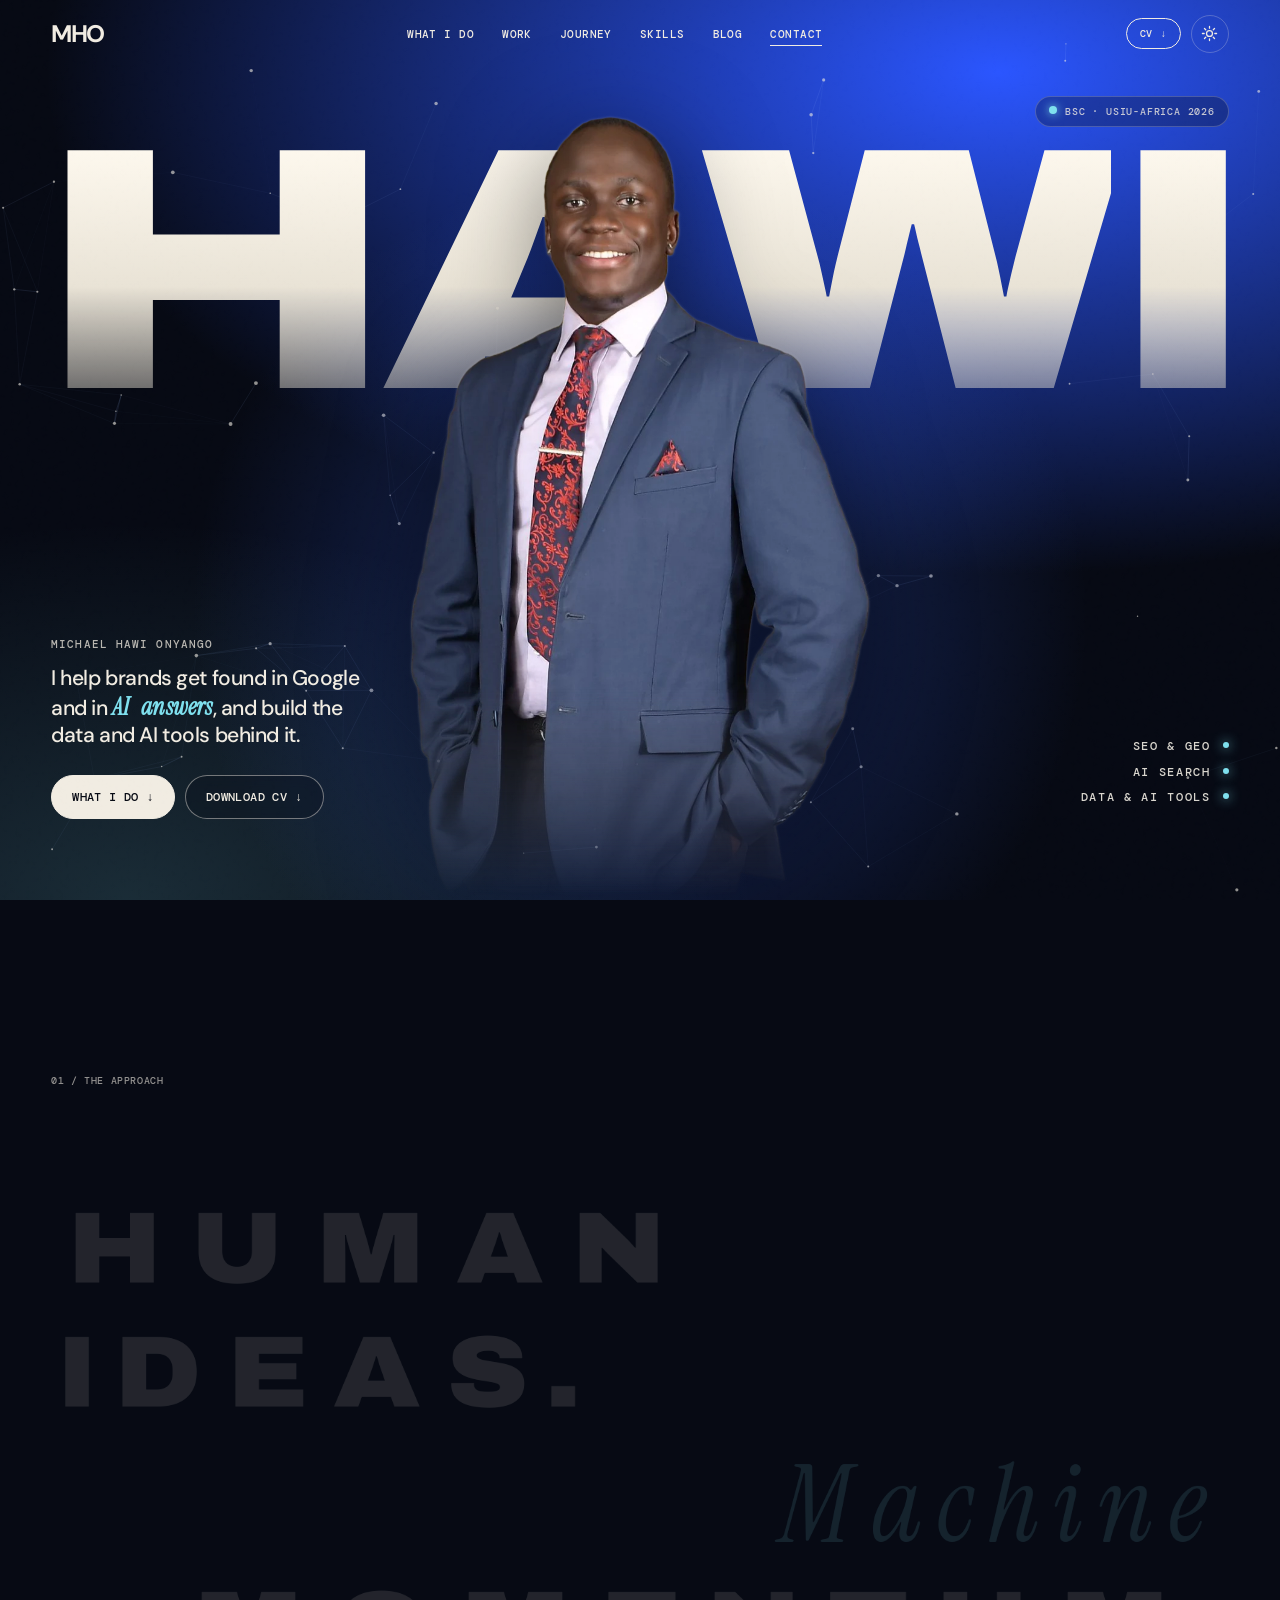
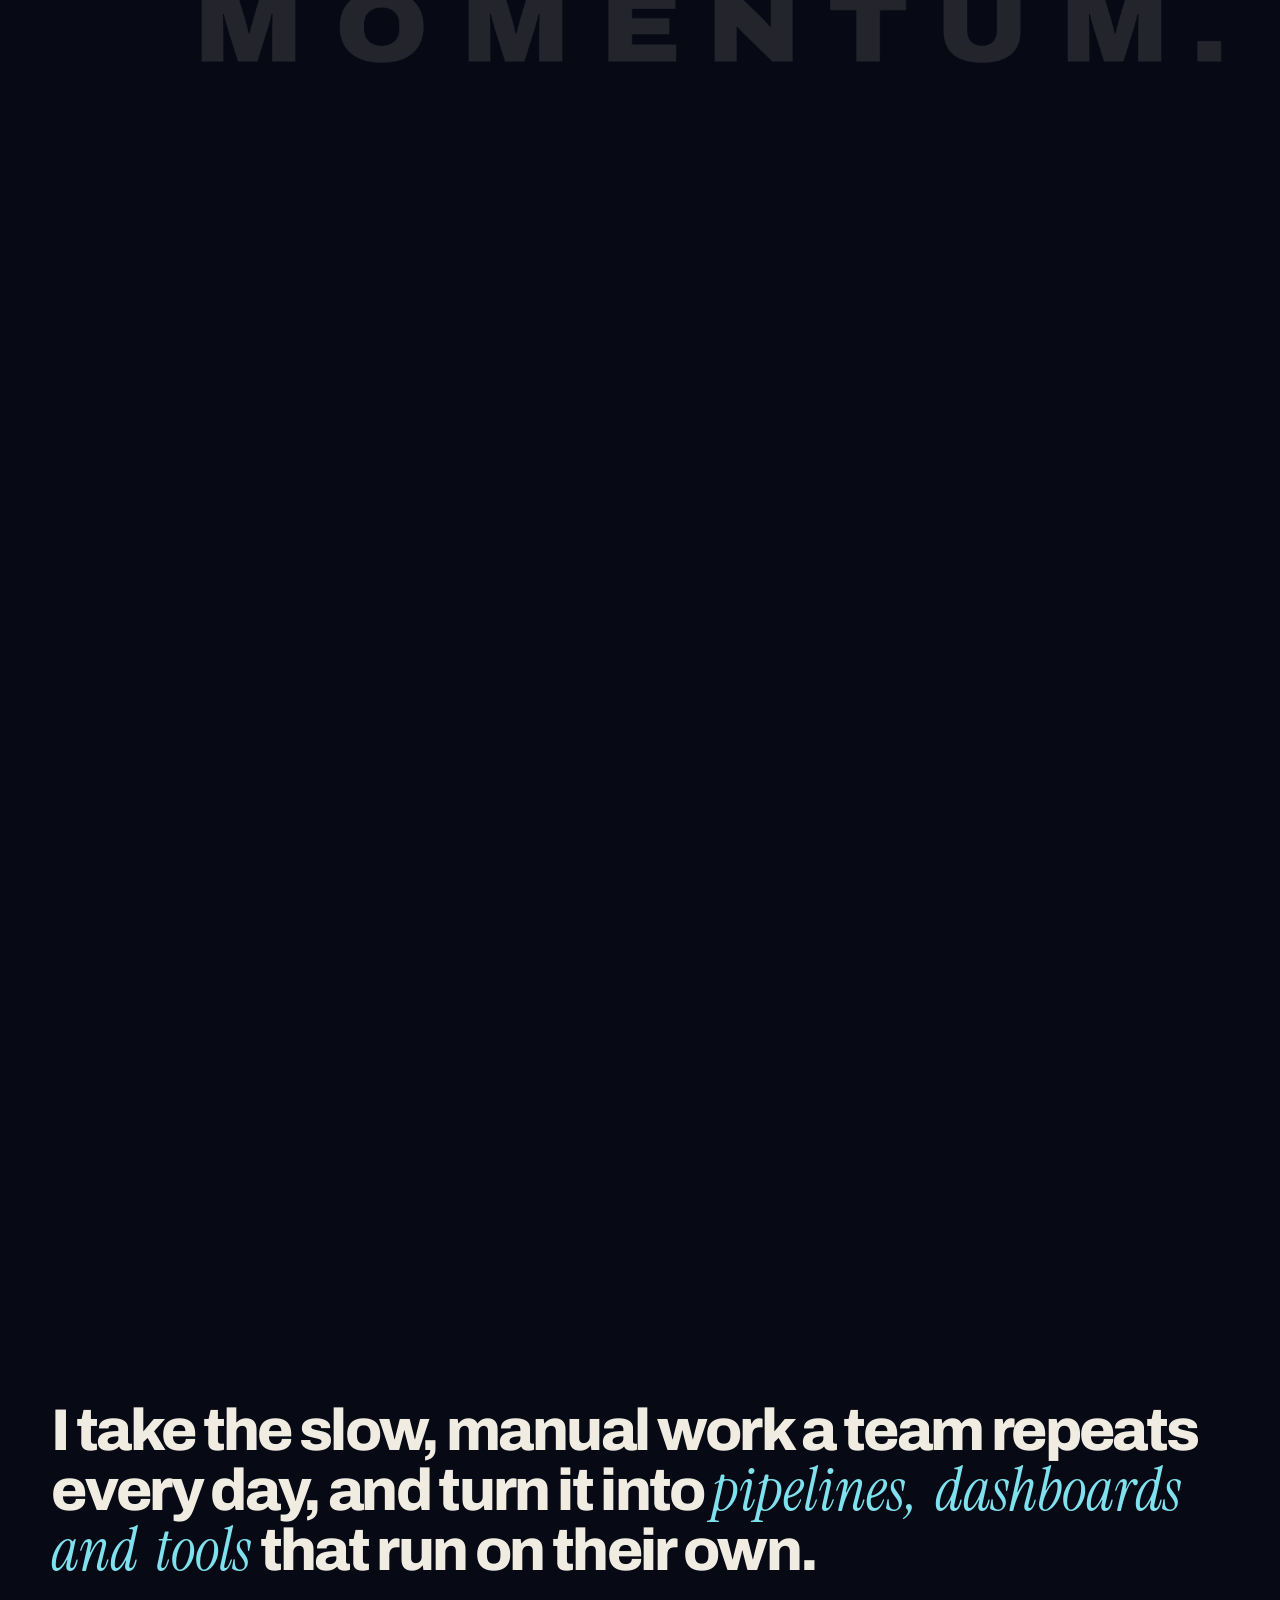
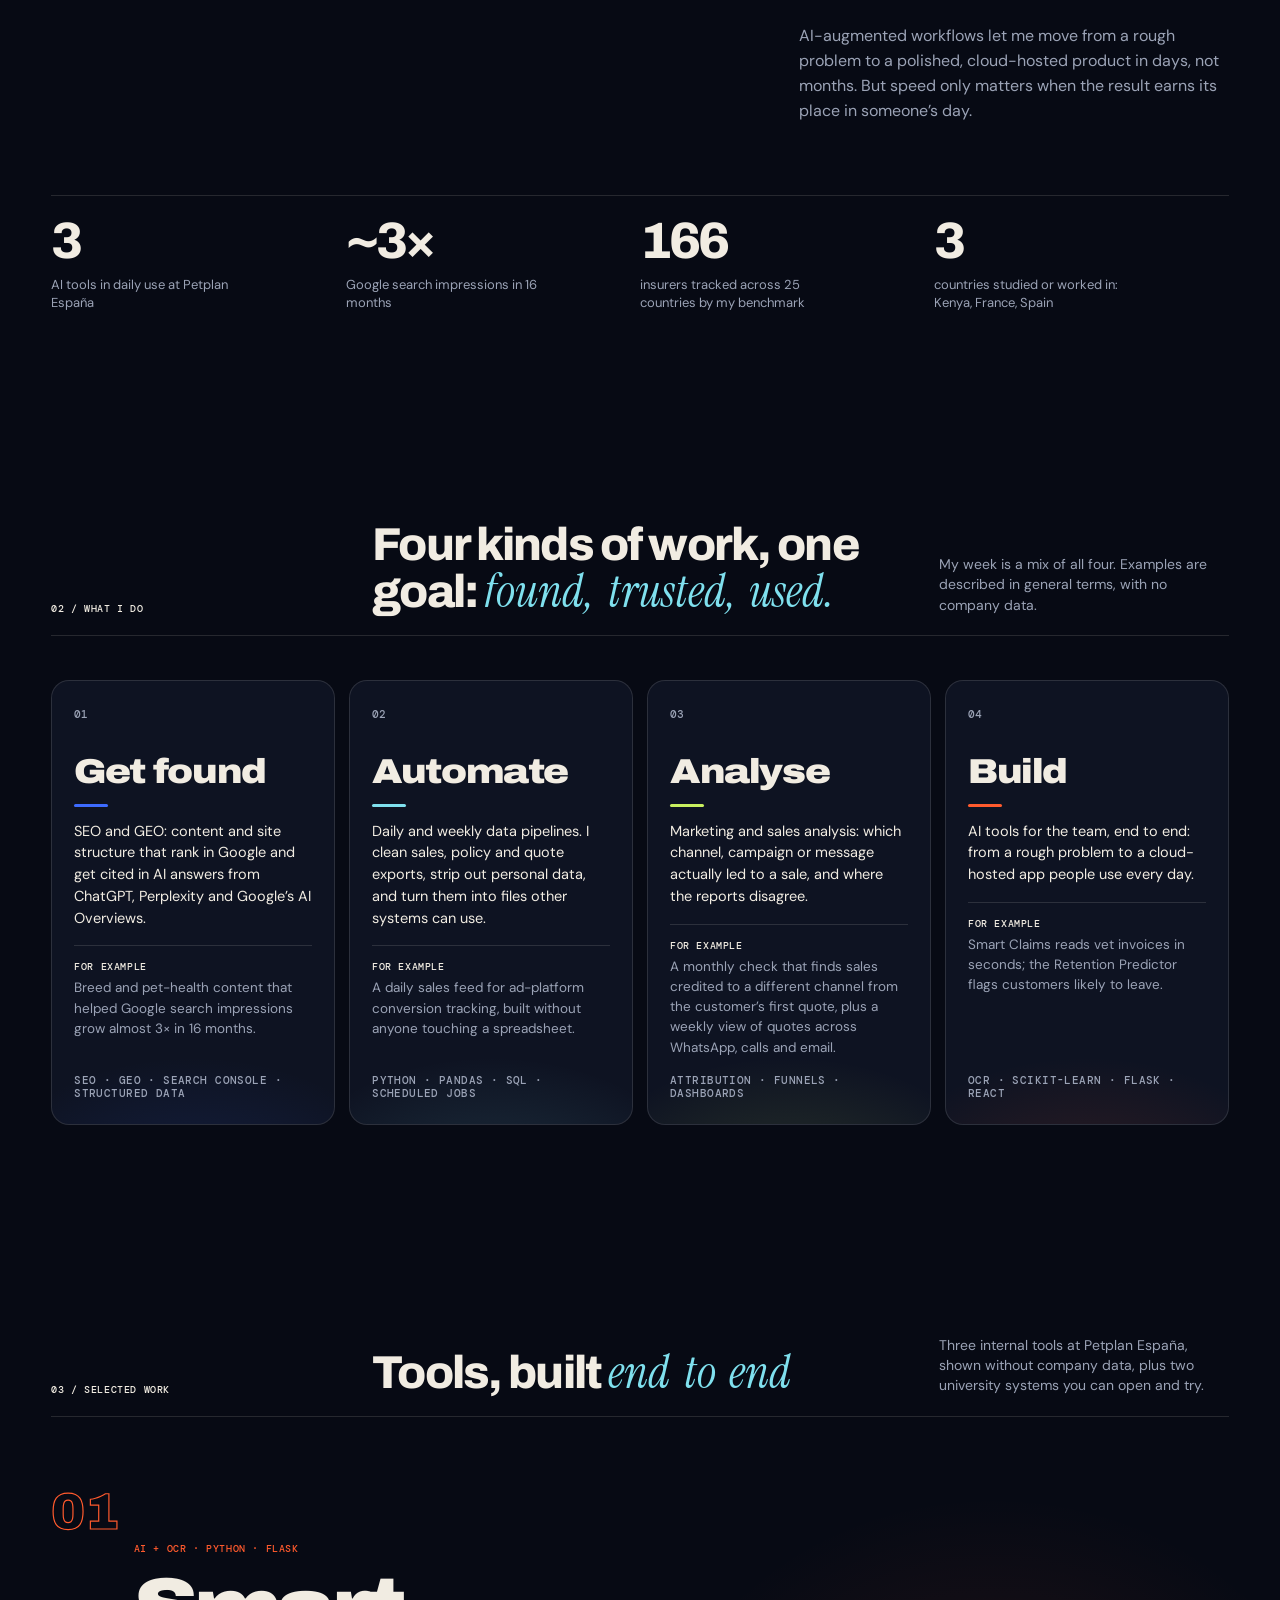
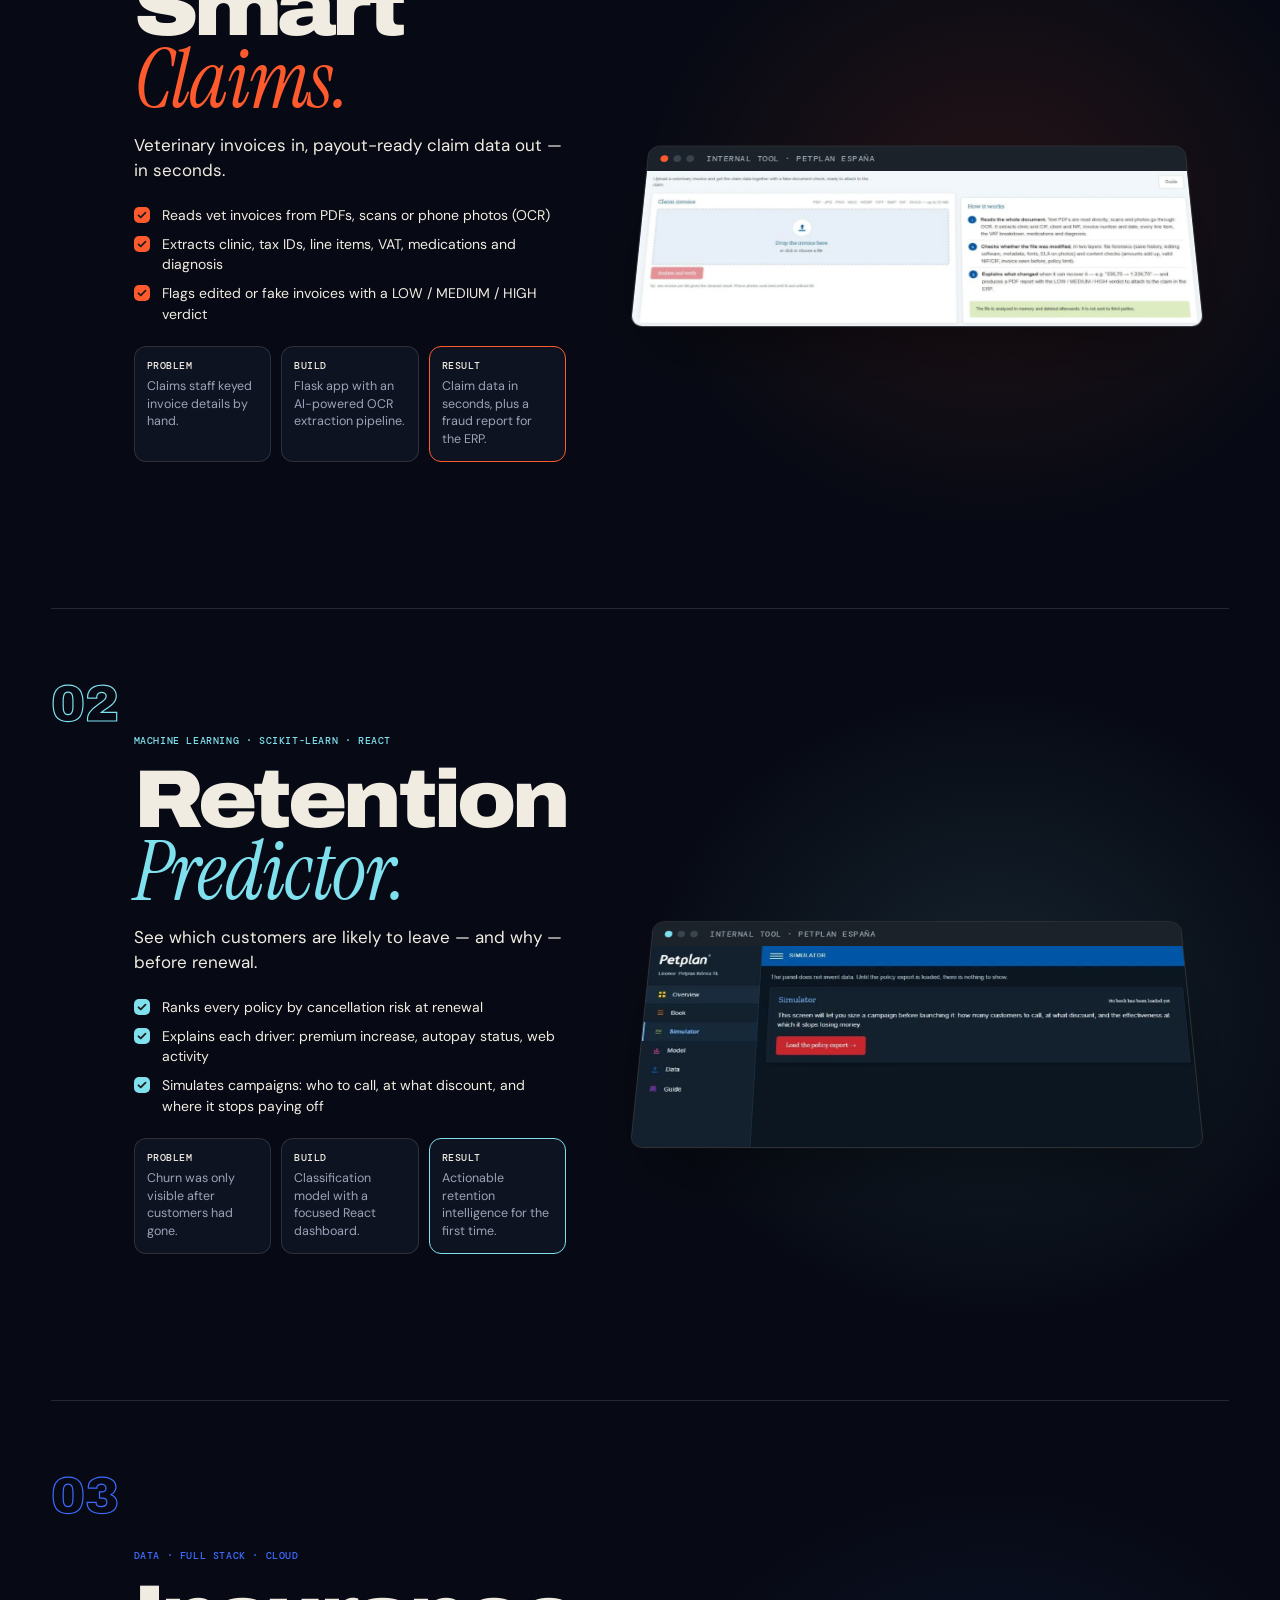
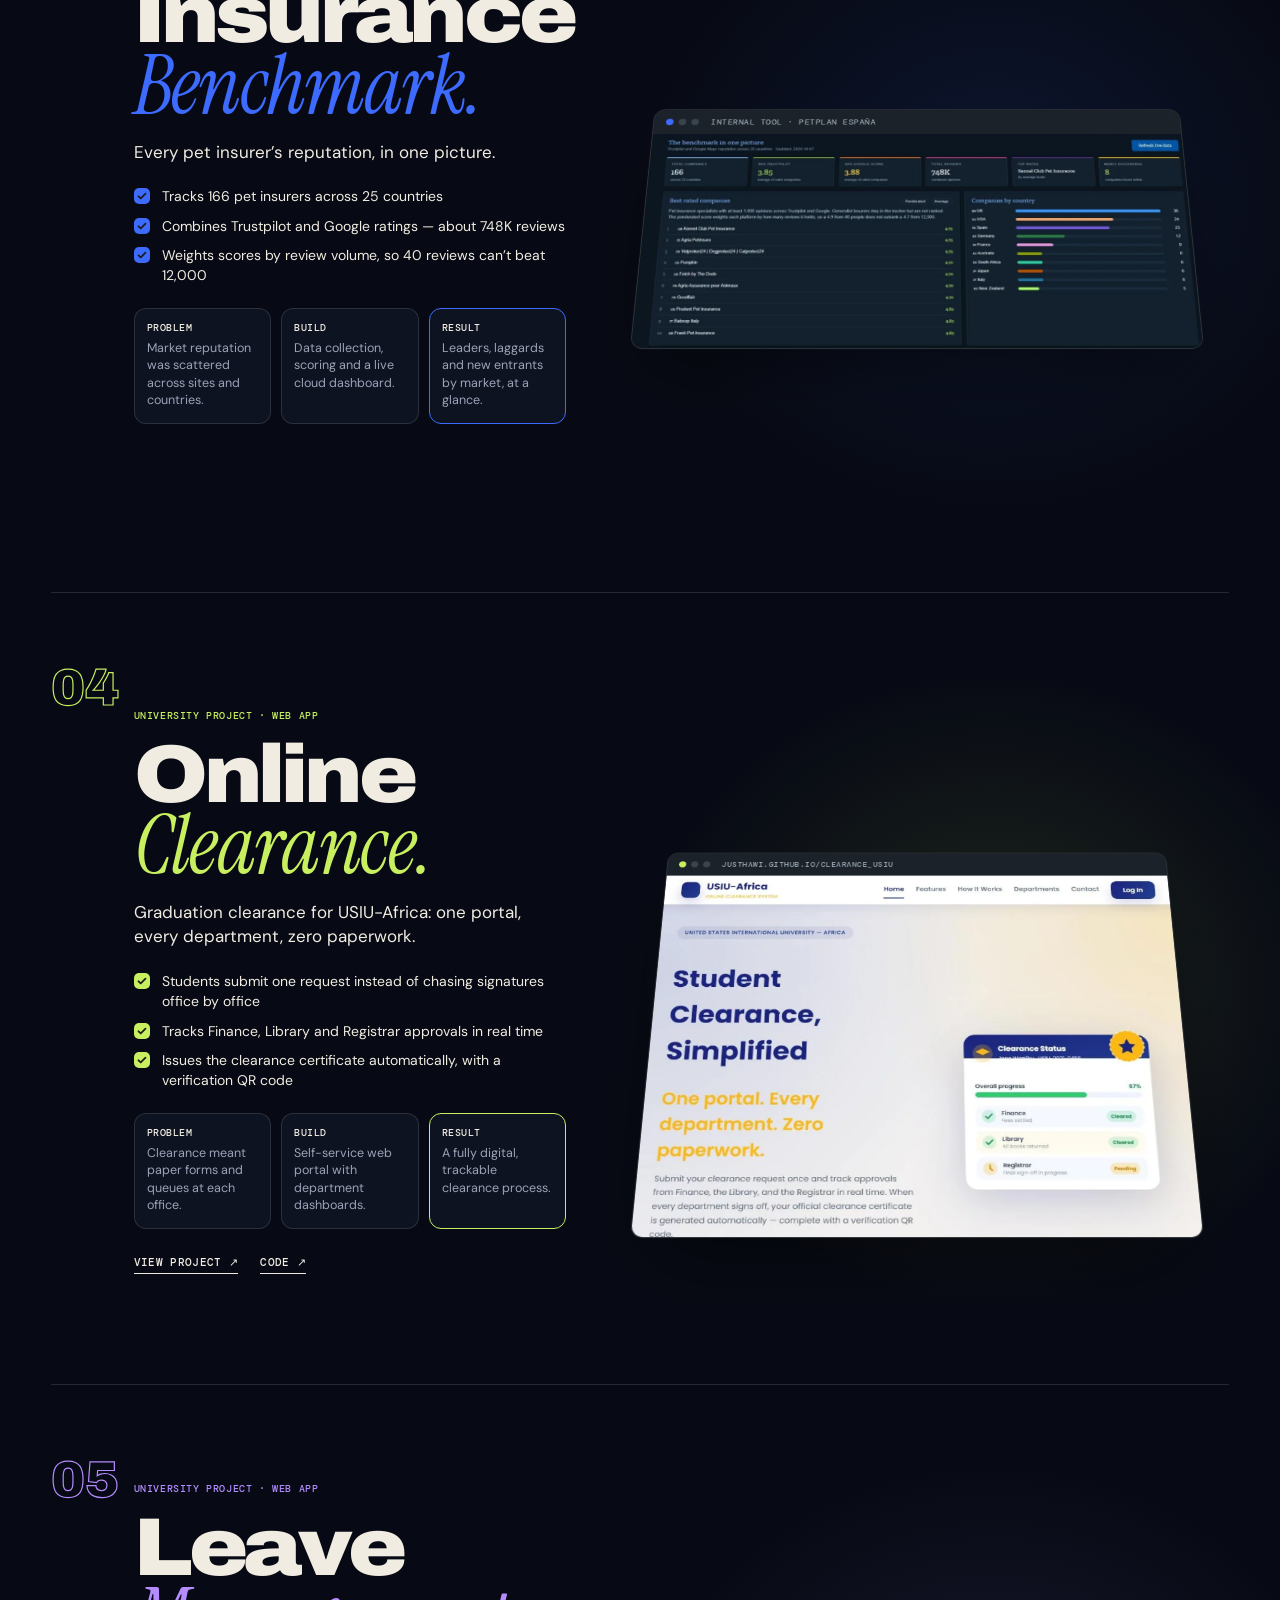
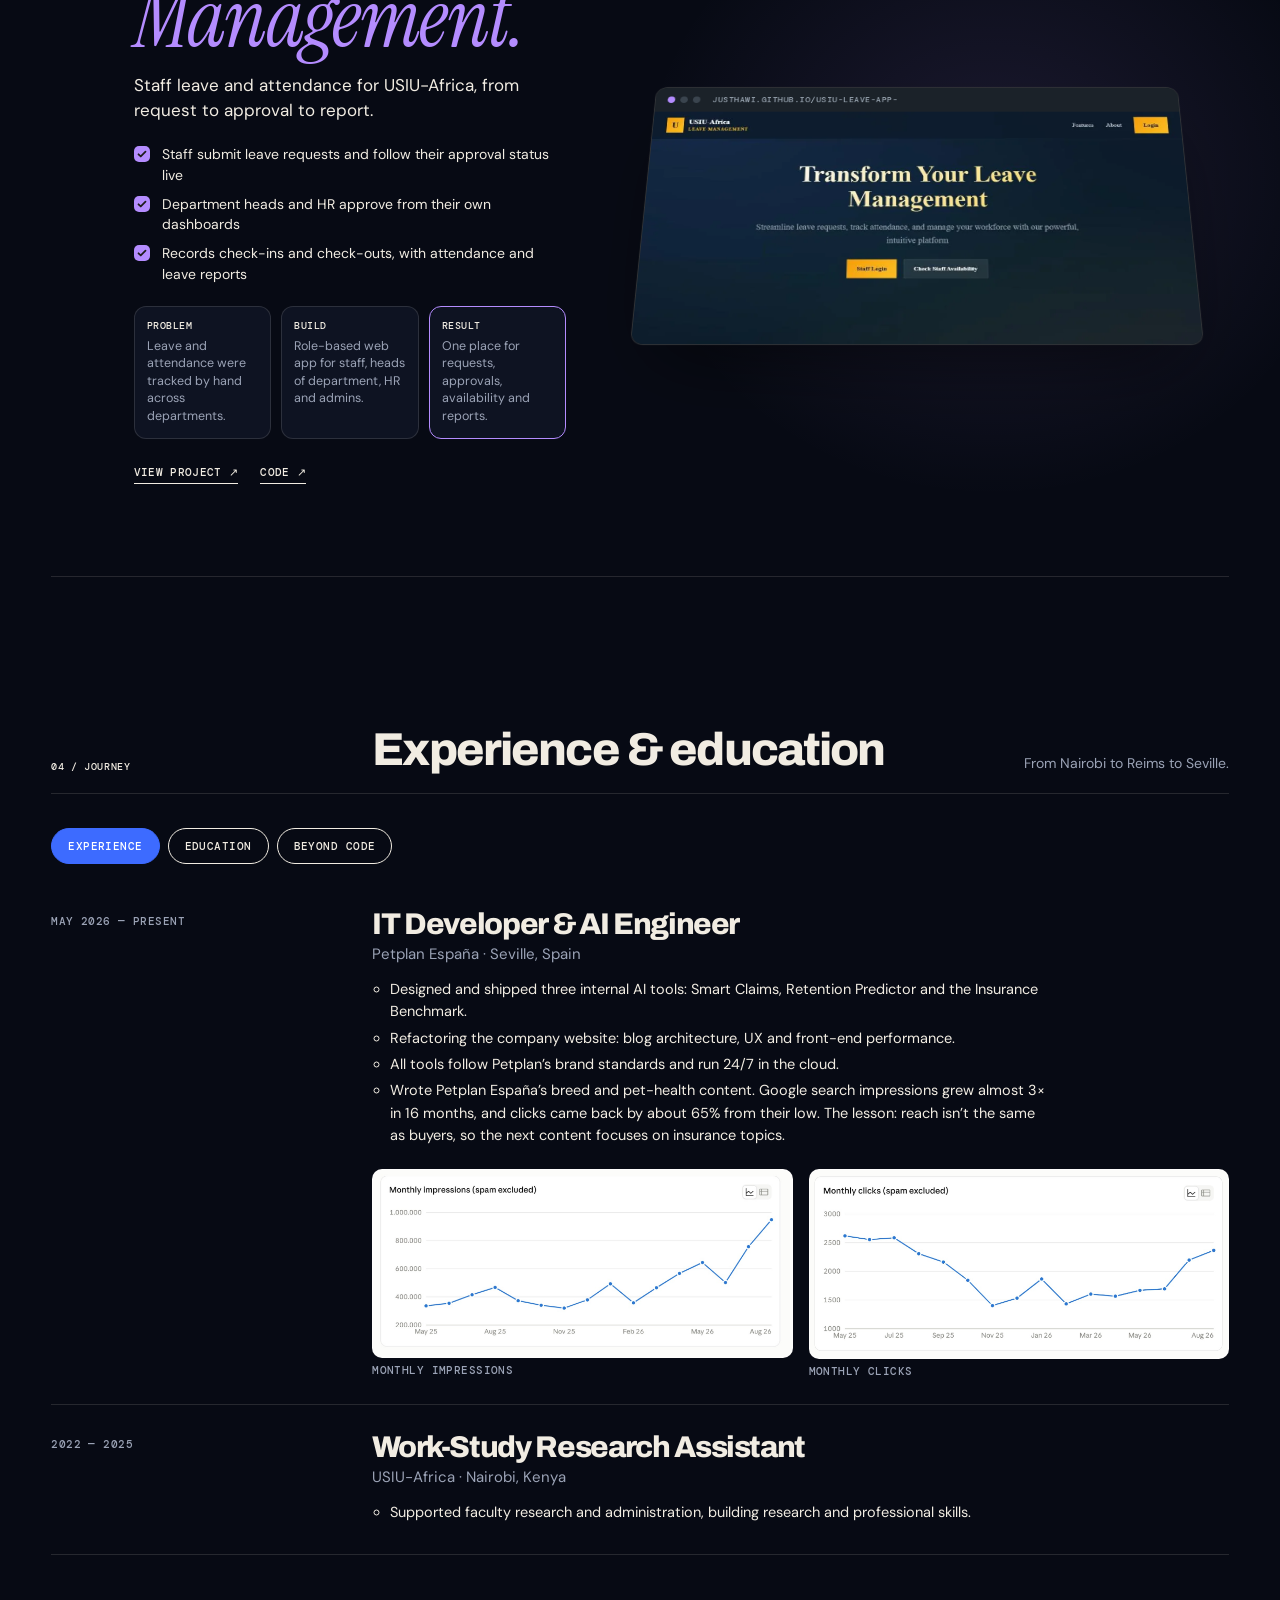
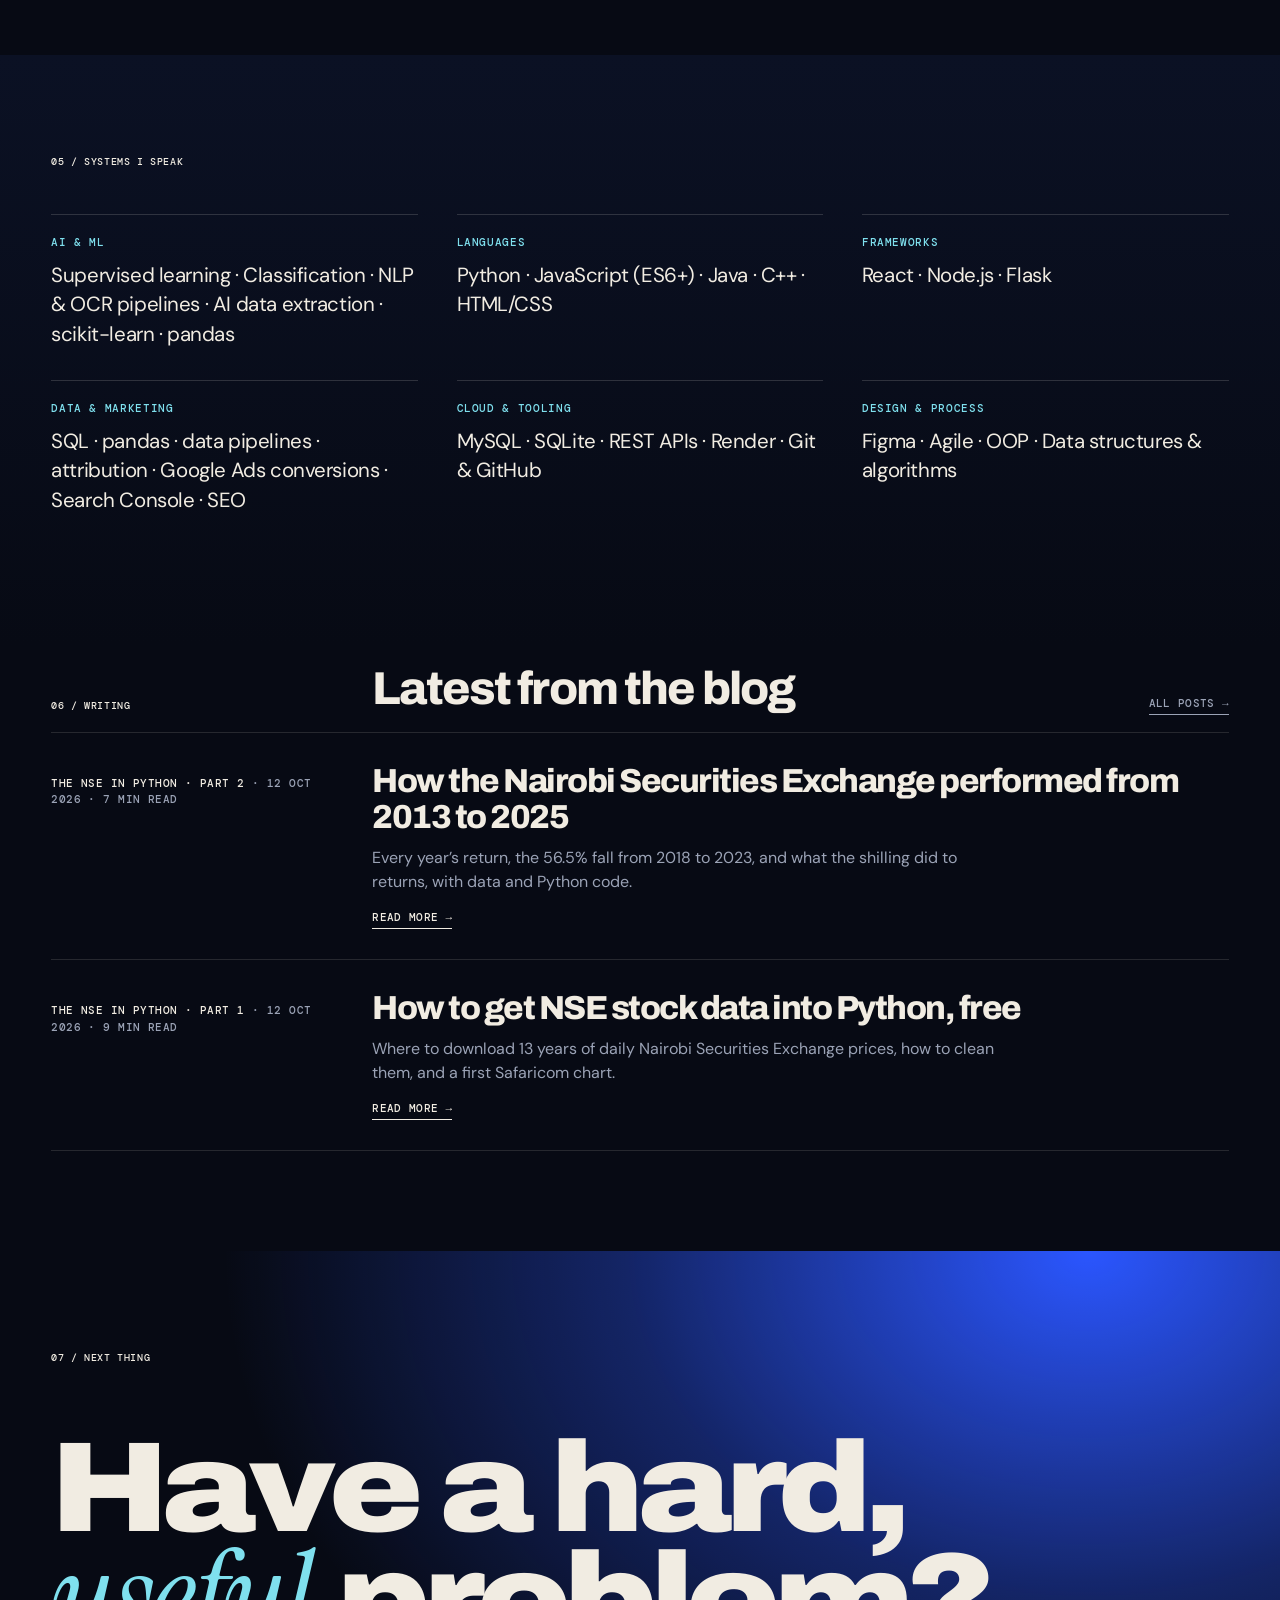
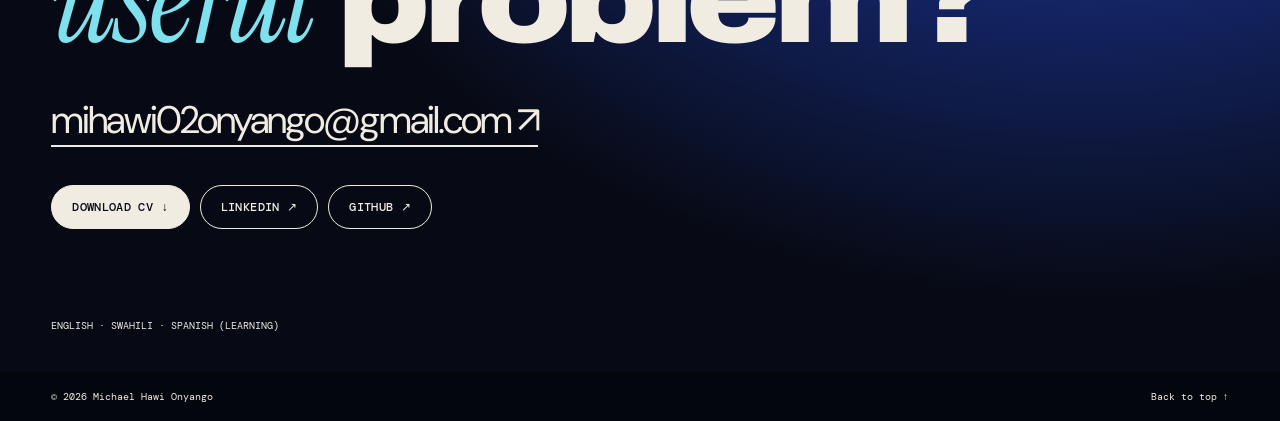
<file: index.html>
<!doctype html>
<html lang="en">
<head>
  <meta charset="utf-8" />
  <meta name="viewport" content="width=device-width, initial-scale=1" />
  <title>Michael Hawi Onyango — SEO, GEO &amp; AI Engineer</title>
  <meta name="description" content="Michael Hawi Onyango is an SEO, GEO (AI search optimisation) and AI engineer. He helps brands get found in Google and in AI answers, and builds the data pipelines and AI tools behind it, currently at Petplan España." />
  <meta name="author" content="Michael Hawi Onyango" />
  <meta name="robots" content="index, follow" />
  <meta name="theme-color" content="#ff5a2d" media="(prefers-color-scheme: light)" />
  <meta name="theme-color" content="#070a14" media="(prefers-color-scheme: dark)" />
  <meta name="color-scheme" content="light dark" />
  <link rel="canonical" href="https://michael-hawi-onyango-portfolio.onrender.com/" />
  <link rel="icon" href="favicon.svg" type="image/svg+xml" />
  <link rel="apple-touch-icon" href="apple-touch-icon.png" />

  <meta property="og:type" content="profile" />
  <meta property="og:site_name" content="Michael Hawi Onyango" />
  <meta property="og:title" content="Michael Hawi Onyango — Data Automation, AI Tools &amp; Marketing Analytics" />
  <meta property="og:description" content="I help brands get found in Google and in AI answers, and build the data and AI tools behind it." />
  <meta property="og:url" content="https://michael-hawi-onyango-portfolio.onrender.com/" />
  <meta property="og:image" content="https://michael-hawi-onyango-portfolio.onrender.com/og-image.png" />
  <meta property="og:image:width" content="1200" />
  <meta property="og:image:height" content="630" />
  <meta property="og:image:alt" content="Michael Hawi Onyango in a blue blazer: I help brands get found in Google and in AI answers, and build the data and AI tools behind it." />
  <meta property="og:locale" content="en_GB" />
  <meta property="profile:first_name" content="Michael" />
  <meta property="profile:last_name" content="Onyango" />
  <meta name="twitter:card" content="summary_large_image" />
  <meta name="twitter:title" content="Michael Hawi Onyango — Data Automation, AI Tools &amp; Marketing Analytics" />
  <meta name="twitter:description" content="I help brands get found in Google and in AI answers, and build the data and AI tools behind it." />
  <meta name="twitter:image" content="https://michael-hawi-onyango-portfolio.onrender.com/og-image.png" />

  <script>
    (function () {
      var t = null;
      try { t = localStorage.getItem('theme'); } catch (e) {}
      if (t !== 'light' && t !== 'dark') t = 'dark';
      document.documentElement.setAttribute('data-theme', t);
    })();
  </script>

  <script type="application/ld+json">
  {
    "@context": "https://schema.org",
    "@graph": [
      {
        "@type": "Person",
        "@id": "https://michael-hawi-onyango-portfolio.onrender.com/#person",
        "name": "Michael Hawi Onyango",
        "alternateName": "Hawi Onyango",
        "jobTitle": "AI Engineer, SEO & GEO",
        "description": "Automates the data work behind marketing and sales and builds AI tools on top of it.",
        "url": "https://michael-hawi-onyango-portfolio.onrender.com/",
        "image": "https://michael-hawi-onyango-portfolio.onrender.com/michael-hawi-onyango.jpg",
        "email": "mailto:mihawi02onyango@gmail.com",
        "sameAs": [
          "https://www.linkedin.com/in/hawionyango",
          "https://github.com/Justhawi"
        ],
        "alumniOf": [
          { "@type": "CollegeOrUniversity", "name": "United States International University - Africa" },
          { "@type": "CollegeOrUniversity", "name": "Sciences Po" }
        ],
        "hasCredential": {
          "@type": "EducationalOccupationalCredential",
          "credentialCategory": "degree",
          "name": "BSc Applied Computer Technology",
          "recognizedBy": { "@type": "CollegeOrUniversity", "name": "United States International University - Africa" }
        },
        "worksFor": { "@type": "Organization", "name": "Petplan España" },
        "knowsAbout": ["Generative engine optimization", "AI search optimization", "Search engine optimization", "Data automation", "Marketing analytics", "Marketing attribution", "Search engine optimization", "Artificial intelligence", "Machine learning", "Python", "Flask", "React", "Node.js", "scikit-learn", "pandas", "OCR", "Natural language processing", "REST APIs"],
        "knowsLanguage": ["English", "Swahili", "Spanish"],
        "address": { "@type": "PostalAddress", "addressLocality": "Seville", "addressCountry": "ES" }
      },
      {
        "@type": "WebSite",
        "@id": "https://michael-hawi-onyango-portfolio.onrender.com/#website",
        "url": "https://michael-hawi-onyango-portfolio.onrender.com/",
        "name": "Michael Hawi Onyango — Portfolio",
        "inLanguage": "en",
        "author": { "@id": "https://michael-hawi-onyango-portfolio.onrender.com/#person" }
      }
    ]
  }
  </script>

  <link rel="preconnect" href="https://fonts.googleapis.com"><link rel="preconnect" href="https://fonts.gstatic.com" crossorigin>
  <link href="https://fonts.googleapis.com/css2?family=Archivo:wdth,wght@62..125,500..900&family=DM+Mono:wght@400;500&family=DM+Sans:opsz,wght@9..40,400;9..40,500;9..40,700&family=Instrument+Serif:ital@0;1&display=swap" rel="stylesheet">
  <link rel="stylesheet" href="styles.css" />
  <link rel="stylesheet" href="home.css" />
  <link rel="preload" as="image" href="michael-cutout.webp" type="image/webp">
</head>
<body class="home">
  <a class="skip-link" href="#what">Skip to what I do</a>
  <div class="noise" aria-hidden="true"></div>

  <header class="site-header" id="site-header">
    <a class="brand" href="#top" aria-label="Michael Hawi Onyango, back to top">MHO</a>
    <nav class="main-nav" id="main-nav" aria-label="Main">
      <a href="#what">What I do</a>
      <a href="#work">Work</a>
      <a href="#journey">Journey</a>
      <a href="#skills">Skills</a>
      <a href="blog/">Blog</a>
      <a href="#contact">Contact</a>
    </nav>
    <div class="header-actions">
      <a class="pill pill-small cv-link" href="Michael-Hawi-Onyango-CV.pdf" download>CV <span aria-hidden="true">↓</span></a>
      <button class="icon-btn theme-toggle" id="theme-toggle" type="button" aria-label="Switch to dark mode" aria-pressed="false">
        <svg class="i-moon" viewBox="0 0 24 24" aria-hidden="true"><path d="M20 14.5A8.5 8.5 0 0 1 9.5 4a8.5 8.5 0 1 0 10.5 10.5Z"/></svg>
        <svg class="i-sun" viewBox="0 0 24 24" aria-hidden="true"><circle cx="12" cy="12" r="4.2"/><path d="M12 2v2.5M12 19.5V22M2 12h2.5M19.5 12H22M4.9 4.9l1.8 1.8M17.3 17.3l1.8 1.8M4.9 19.1l1.8-1.8M17.3 6.7l1.8-1.8"/></svg>
      </button>
      <button class="icon-btn menu-toggle" id="menu-toggle" type="button" aria-label="Open menu" aria-expanded="false" aria-controls="main-nav">
        <span></span><span></span>
      </button>
    </div>
  </header>

  <main id="top">
    <section class="hero" aria-labelledby="hero-title">
      <canvas class="hero-net" aria-hidden="true"></canvas>
      <div class="hero-glow" aria-hidden="true"></div>
      <div class="hero-name" aria-hidden="true"><span>H</span><span>A</span><span>W</span><span>I</span></div>
      <picture class="hero-cutout">
        <img src="michael-cutout.webp" width="760" height="1819" alt="Michael Hawi Onyango in a blue blazer and red patterned tie" fetchpriority="high">
      </picture>
      <div class="hero-copy">
        <p class="hero-hello">Michael Hawi Onyango</p>
        <h1 id="hero-title">I help brands get found in Google and in <em>AI answers</em>, and build the data and AI tools behind it.</h1>
        <div class="hero-actions">
          <a class="pill pill-light" href="#what">What I do <span aria-hidden="true">↓</span></a>
          <a class="pill" href="Michael-Hawi-Onyango-CV.pdf" download>Download CV <span aria-hidden="true">↓</span></a>
        </div>
      </div>
      <ul class="hero-roles" aria-label="What I do">
        <li>SEO &amp; GEO</li>
        <li>AI search</li>
        <li>Data &amp; AI tools</li>
      </ul>
      <p class="hero-badge"><span class="dot" aria-hidden="true"></span>BSc · USIU-Africa 2026</p>
    </section>

    <section class="kinetic" id="about" aria-labelledby="about-title">
      <div class="kinetic-stick">
        <p class="section-tag">01 / The approach</p>
        <h2 id="about-title" class="kinetic-line" aria-label="Human ideas. Machine momentum."><span class="k-a" data-split>Human ideas.</span> <span class="k-b"><em data-split>Machine</em> <span data-split>momentum.</span></span></h2>
      </div>
    </section>

    <section class="manifesto" aria-label="About">
      <div>
        <p class="display-copy">I take the slow, manual work a team repeats every day, and turn it into <em>pipelines, dashboards and tools</em> that run on their own.</p>
        <p class="body-copy">AI-augmented workflows let me move from a rough problem to a polished, cloud-hosted product in days, not months. But speed only matters when the result earns its place in someone’s day.</p>
        <ul class="facts" aria-label="Quick facts">
          <li><strong data-count="3">3</strong><span>AI tools in daily use at Petplan España</span></li>
          <li><strong>~3×</strong><span>Google search impressions in 16 months</span></li>
          <li><strong data-count="166">166</strong><span>insurers tracked across 25 countries by my benchmark</span></li>
          <li><strong data-count="3">3</strong><span>countries studied or worked in: Kenya, France, Spain</span></li>
        </ul>
      </div>
    </section>

    <section class="what" id="what" aria-labelledby="what-title">
      <div class="section-top">
        <div class="section-tag">02 / What I do</div>
        <h2 id="what-title" class="section-title">Four kinds of work, one goal: <em>found, trusted, used.</em></h2>
        <p>My week is a mix of all four. Examples are described in general terms, with no company data.</p>
      </div>
      <ol class="pillars">
        <li class="pillar" style="--c:var(--blue)">
          <span class="pillar-n">01</span>
          <h3>Get found</h3>
          <p>SEO and GEO: content and site structure that rank in Google and get cited in AI answers from ChatGPT, Perplexity and Google’s AI Overviews.</p>
          <p class="pillar-eg"><b>For example</b>Breed and pet-health content that helped Google search impressions grow almost 3× in 16 months.</p>
          <p class="pillar-tools">SEO · GEO · Search Console · structured data</p>
        </li>
        <li class="pillar" style="--c:var(--cyan)">
          <span class="pillar-n">02</span>
          <h3>Automate</h3>
          <p>Daily and weekly data pipelines. I clean sales, policy and quote exports, strip out personal data, and turn them into files other systems can use.</p>
          <p class="pillar-eg"><b>For example</b>A daily sales feed for ad-platform conversion tracking, built without anyone touching a spreadsheet.</p>
          <p class="pillar-tools">Python · pandas · SQL · scheduled jobs</p>
        </li>
        <li class="pillar" style="--c:var(--lime)">
          <span class="pillar-n">03</span>
          <h3>Analyse</h3>
          <p>Marketing and sales analysis: which channel, campaign or message actually led to a sale, and where the reports disagree.</p>
          <p class="pillar-eg"><b>For example</b>A monthly check that finds sales credited to a different channel from the customer’s first quote, plus a weekly view of quotes across WhatsApp, calls and email.</p>
          <p class="pillar-tools">Attribution · funnels · dashboards</p>
        </li>
        <li class="pillar" style="--c:var(--orange)">
          <span class="pillar-n">04</span>
          <h3>Build</h3>
          <p>AI tools for the team, end to end: from a rough problem to a cloud-hosted app people use every day.</p>
          <p class="pillar-eg"><b>For example</b>Smart Claims reads vet invoices in seconds; the Retention Predictor flags customers likely to leave.</p>
          <p class="pillar-tools">OCR · scikit-learn · Flask · React</p>
        </li>
      </ol>
    </section>

    <section class="work" id="work" aria-labelledby="work-title">
      <div class="section-top">
        <div class="section-tag">03 / Selected work</div>
        <h2 id="work-title" class="section-title">Tools, built <em>end to end</em></h2>
        <p>Three internal tools at Petplan España, shown without company data, plus two university systems you can open and try.</p>
      </div>

      <article class="project" style="--c:var(--orange)">
        <div class="project-number" aria-hidden="true">01</div>
        <div class="project-copy">
          <span class="kicker">AI + OCR · Python · Flask</span>
          <h3>Smart<br><em>Claims.</em></h3>
          <p class="lede">Veterinary invoices in, payout-ready claim data out — in seconds.</p>
          <ul class="checklist" aria-label="What it does">
            <li>Reads vet invoices from PDFs, scans or phone photos (OCR)</li>
            <li>Extracts clinic, tax IDs, line items, VAT, medications and diagnosis</li>
            <li>Flags edited or fake invoices with a LOW / MEDIUM / HIGH verdict</li>
          </ul>
          <ol class="steps">
            <li><b>Problem</b>Claims staff keyed invoice details by hand.</li>
            <li><b>Build</b>Flask app with an AI-powered OCR extraction pipeline.</li>
            <li><b>Result</b>Claim data in seconds, plus a fraud report for the ERP.</li>
          </ol>
        </div>
        <figure class="shot"><div class="shot-in"><div class="shot-bar" aria-hidden="true"><i></i><i></i><i></i><span>Internal tool · Petplan España</span></div><img src="shot-smart-claims.webp" width="1354" height="422" loading="lazy" decoding="async" alt="Screenshot of the Smart Claims invoice reader: an upload area for vet invoices and a three-step explanation of how it reads, verifies and reports on each invoice"></div></figure>
      </article>

      <article class="project" style="--c:var(--cyan)">
        <div class="project-number" aria-hidden="true">02</div>
        <div class="project-copy">
          <span class="kicker">Machine learning · scikit-learn · React</span>
          <h3>Retention<br><em>Predictor.</em></h3>
          <p class="lede">See which customers are likely to leave — and why — before renewal.</p>
          <ul class="checklist" aria-label="What it does">
            <li>Ranks every policy by cancellation risk at renewal</li>
            <li>Explains each driver: premium increase, autopay status, web activity</li>
            <li>Simulates campaigns: who to call, at what discount, and where it stops paying off</li>
          </ul>
          <ol class="steps">
            <li><b>Problem</b>Churn was only visible after customers had gone.</li>
            <li><b>Build</b>Classification model with a focused React dashboard.</li>
            <li><b>Result</b>Actionable retention intelligence for the first time.</li>
          </ol>
        </div>
        <figure class="shot"><div class="shot-in"><div class="shot-bar" aria-hidden="true"><i></i><i></i><i></i><span>Internal tool · Petplan España</span></div><img src="shot-retention.webp" width="985" height="400" loading="lazy" decoding="async" alt="Screenshot of the Retention Panel: navigation for overview, book, simulator and model, with the campaign simulator screen open"></div></figure>
      </article>

      <article class="project" style="--c:var(--blue)">
        <div class="project-number" aria-hidden="true">03</div>
        <div class="project-copy">
          <span class="kicker">Data · Full stack · Cloud</span>
          <h3>Insurance<br><em>Benchmark.</em></h3>
          <p class="lede">Every pet insurer’s reputation, in one picture.</p>
          <ul class="checklist" aria-label="What it does">
            <li>Tracks 166 pet insurers across 25 countries</li>
            <li>Combines Trustpilot and Google ratings — about 748K reviews</li>
            <li>Weights scores by review volume, so 40 reviews can’t beat 12,000</li>
          </ul>
          <ol class="steps">
            <li><b>Problem</b>Market reputation was scattered across sites and countries.</li>
            <li><b>Build</b>Data collection, scoring and a live cloud dashboard.</li>
            <li><b>Result</b>Leaders, laggards and new entrants by market, at a glance.</li>
          </ol>
        </div>
        <figure class="shot"><div class="shot-in"><div class="shot-bar" aria-hidden="true"><i></i><i></i><i></i><span>Internal tool · Petplan España</span></div><img src="shot-benchmark.webp" width="1324" height="574" loading="lazy" decoding="async" alt="Screenshot of the Insurance Benchmark dashboard: 166 companies across 25 countries, average Trustpilot and Google scores, best-rated companies and companies by country"></div></figure>
      </article>

      <article class="project" style="--c:var(--lime)">
        <div class="project-number" aria-hidden="true">04</div>
        <div class="project-copy">
          <span class="kicker">University project · Web app</span>
          <h3>Online<br><em>Clearance.</em></h3>
          <p class="lede">Graduation clearance for USIU-Africa: one portal, every department, zero paperwork.</p>
          <ul class="checklist" aria-label="What it does">
            <li>Students submit one request instead of chasing signatures office by office</li>
            <li>Tracks Finance, Library and Registrar approvals in real time</li>
            <li>Issues the clearance certificate automatically, with a verification QR code</li>
          </ul>
          <ol class="steps">
            <li><b>Problem</b>Clearance meant paper forms and queues at each office.</li>
            <li><b>Build</b>Self-service web portal with department dashboards.</li>
            <li><b>Result</b>A fully digital, trackable clearance process.</li>
          </ol>
          <div class="project-links">
            <a class="text-link" href="https://justhawi.github.io/clearance_usiu/" target="_blank" rel="noopener noreferrer">View project ↗</a>
            <a class="text-link" href="https://github.com/Justhawi/clearance_usiu" target="_blank" rel="noopener noreferrer">Code ↗</a>
          </div>
        </div>
        <figure class="shot"><div class="shot-in"><div class="shot-bar" aria-hidden="true"><i></i><i></i><i></i><span>justhawi.github.io/clearance_usiu</span></div><img src="shot-clearance.webp" width="972" height="726" loading="lazy" decoding="async" alt="Screenshot of the USIU-Africa Online Clearance System home page, showing a student's clearance status with Finance and Library cleared and Registrar pending"></div></figure>
      </article>

      <article class="project" style="--c:#b48cff">
        <div class="project-number" aria-hidden="true">05</div>
        <div class="project-copy">
          <span class="kicker">University project · Web app</span>
          <h3>Leave<br><em>Management.</em></h3>
          <p class="lede">Staff leave and attendance for USIU-Africa, from request to approval to report.</p>
          <ul class="checklist" aria-label="What it does">
            <li>Staff submit leave requests and follow their approval status live</li>
            <li>Department heads and HR approve from their own dashboards</li>
            <li>Records check-ins and check-outs, with attendance and leave reports</li>
          </ul>
          <ol class="steps">
            <li><b>Problem</b>Leave and attendance were tracked by hand across departments.</li>
            <li><b>Build</b>Role-based web app for staff, heads of department, HR and admins.</li>
            <li><b>Result</b>One place for requests, approvals, availability and reports.</li>
          </ol>
          <div class="project-links">
            <a class="text-link" href="https://justhawi.github.io/usiu-leave-app-/" target="_blank" rel="noopener noreferrer">View project ↗</a>
            <a class="text-link" href="https://github.com/Justhawi/usiu-leave-app-" target="_blank" rel="noopener noreferrer">Code ↗</a>
          </div>
        </div>
        <figure class="shot"><div class="shot-in"><div class="shot-bar" aria-hidden="true"><i></i><i></i><i></i><span>justhawi.github.io/usiu-leave-app-</span></div><img src="shot-leave-app.webp" width="1100" height="520" loading="lazy" decoding="async" alt="Screenshot of the USIU-Africa Leave Management System home page with staff login and staff availability buttons"></div></figure>
      </article>
    </section>

    <section class="journey" id="journey" aria-labelledby="journey-title">
      <div class="section-top">
        <div class="section-tag">04 / Journey</div>
        <h2 id="journey-title" class="section-title">Experience &amp; education</h2>
        <p>From Nairobi to Reims to Seville.</p>
      </div>
      <div class="tabs" role="tablist" aria-label="Experience and education">
        <button role="tab" id="tab-work" aria-controls="panel-work" aria-selected="true">Experience</button>
        <button role="tab" id="tab-edu" aria-controls="panel-edu" aria-selected="false" tabindex="-1">Education</button>
        <button role="tab" id="tab-more" aria-controls="panel-more" aria-selected="false" tabindex="-1">Beyond code</button>
      </div>

      <div class="tab-panel" role="tabpanel" id="panel-work" aria-labelledby="tab-work">
        <ol class="timeline">
          <li>
            <span class="when">May 2026 — Present</span>
            <h3>IT Developer &amp; AI Engineer</h3>
            <p class="where">Petplan España · Seville, Spain</p>
            <ul>
              <li>Designed and shipped three internal AI tools: Smart Claims, Retention Predictor and the Insurance Benchmark.</li>
              <li>Refactoring the company website: blog architecture, UX and front-end performance.</li>
              <li>All tools follow Petplan’s brand standards and run 24/7 in the cloud.</li>
              <li>Wrote Petplan España’s breed and pet-health content. Google search impressions grew almost 3× in 16 months, and clicks came back by about 65% from their low. The lesson: reach isn’t the same as buyers, so the next content focuses on insurance topics.</li>
            </ul>
            <div class="tl-figs">
              <figure><img src="seo-impressions.png" width="1600" height="716" loading="lazy" alt="Line chart of monthly Google search impressions, May 2025 to August 2026, rising from about 335,000 to about 950,000."><figcaption>Monthly impressions</figcaption></figure>
              <figure><img src="seo-clicks.png" width="1600" height="721" loading="lazy" alt="Line chart of monthly Google search clicks, May 2025 to August 2026, falling to about 1,430 then recovering to about 2,370."><figcaption>Monthly clicks</figcaption></figure>
            </div>
          </li>
          <li>
            <span class="when">2022 — 2025</span>
            <h3>Work-Study Research Assistant</h3>
            <p class="where">USIU-Africa · Nairobi, Kenya</p>
            <ul><li>Supported faculty research and administration, building research and professional skills.</li></ul>
          </li>
        </ol>
      </div>

      <div class="tab-panel" role="tabpanel" id="panel-edu" aria-labelledby="tab-edu" hidden>
        <ol class="timeline">
          <li>
            <span class="when">2022 — 2026 · Graduated 26 Sept 2026</span>
            <h3>BSc Applied Computer Technology</h3>
            <p class="where">USIU-Africa · Nairobi, Kenya</p>
            <div class="tl-photos">
              <figure class="tl-photo-wide"><img src="grad-ceremony.webp" width="1200" height="1086" loading="lazy" alt="Michael Hawi Onyango in cap and gown holding his degree on stage at the USIU-Africa graduation ceremony"><figcaption>Graduation day · 26 Sept 2026</figcaption></figure>
              <figure><img src="grad-portrait.webp" width="800" height="1200" loading="lazy" alt="Graduation portrait of Michael Hawi Onyango in cap and gown, holding his USIU-Africa degree folder"><figcaption>BSc, USIU-Africa</figcaption></figure>
            </div>
          </li>
          <li>
            <span class="when">2025</span>
            <h3>Student Exchange Programme</h3>
            <p class="where">Sciences Po · Reims, France</p>
          </li>
          <li>
            <span class="when">2022</span>
            <h3>ICDL Core certification</h3>
            <p class="where">International Computer Driving Licence</p>
          </li>
        </ol>
      </div>

      <div class="tab-panel" role="tabpanel" id="panel-more" aria-labelledby="tab-more" hidden>
        <ol class="timeline">
          <li>
            <span class="when">2023</span>
            <h3>Hult Prize competitor</h3>
            <p class="where">Pitched a climate-tech solution to an international judging panel.</p>
          </li>
          <li>
            <span class="when">Workshops</span>
            <h3>Cybersecurity &amp; digital forensics</h3>
            <p class="where">Hands-on training in penetration testing concepts and incident analysis.</p>
          </li>
          <li>
            <span class="when">Volunteer</span>
            <h3>St. Scholastica Uzima Hospital, Nairobi</h3>
            <p class="where">Community health support and digital literacy assistance.</p>
          </li>
        </ol>
      </div>
    </section>

    <section class="credentials" id="skills" aria-labelledby="skills-title">
      <div class="section-tag">05 / Systems I speak</div>
      <h2 id="skills-title" class="sr-only">Skills</h2>
      <div class="skill-groups">
        <div><h3>AI &amp; ML</h3><p>Supervised learning · Classification · NLP &amp; OCR pipelines · AI data extraction · scikit-learn · pandas</p></div>
        <div><h3>Languages</h3><p>Python · JavaScript (ES6+) · Java · C++ · HTML/CSS</p></div>
        <div><h3>Frameworks</h3><p>React · Node.js · Flask</p></div>
        <div><h3>Data &amp; marketing</h3><p>SQL · pandas · data pipelines · attribution · Google Ads conversions · Search Console · SEO</p></div>
        <div><h3>Cloud &amp; tooling</h3><p>MySQL · SQLite · REST APIs · Render · Git &amp; GitHub</p></div>
        <div><h3>Design &amp; process</h3><p>Figma · Agile · OOP · Data structures &amp; algorithms</p></div>
              </div>
    </section>

    <section class="writing" id="writing" aria-labelledby="writing-title">
      <div class="section-top">
        <div class="section-tag">06 / Writing</div>
        <h2 id="writing-title" class="section-title">Latest from the blog</h2>
        <p><a class="text-link" href="blog/">All posts →</a></p>
      </div>
      <article class="post-row">
        <p class="post-meta"><span class="tag">The NSE in Python · Part 2</span> · <time datetime="2026-10-12">12 Oct 2026</time> · 7 min read</p>
        <h3><a href="blog/nse-2013-2025-in-one-chart/">How the Nairobi Securities Exchange performed from 2013 to 2025</a></h3>
        <p>Every year’s return, the 56.5% fall from 2018 to 2023, and what the shilling did to returns, with data and Python code.</p>
        <a class="text-link" href="blog/nse-2013-2025-in-one-chart/">Read more →</a>
      </article>
      <article class="post-row">
        <p class="post-meta"><span class="tag">The NSE in Python · Part 1</span> · <time datetime="2026-10-12">12 Oct 2026</time> · 9 min read</p>
        <h3><a href="blog/nse-historical-data-python/">How to get NSE stock data into Python, free</a></h3>
        <p>Where to download 13 years of daily Nairobi Securities Exchange prices, how to clean them, and a first Safaricom chart.</p>
        <a class="text-link" href="blog/nse-historical-data-python/">Read more →</a>
      </article>
    </section>

    <section class="contact" id="contact" aria-labelledby="contact-title">
      <div class="section-tag">07 / Next thing</div>
      <h2 id="contact-title">Have a hard,<br><em>useful</em> problem?</h2>
      <a class="email" href="mailto:mihawi02onyango@gmail.com">mihawi02onyango@gmail.com <b aria-hidden="true">↗</b></a>
      <div class="contact-links">
        <a class="pill pill-dark" href="Michael-Hawi-Onyango-CV.pdf" download>Download CV <span aria-hidden="true">↓</span></a>
        <a class="pill" href="https://www.linkedin.com/in/hawionyango" target="_blank" rel="noopener noreferrer">LinkedIn ↗</a>
        <a class="pill" href="https://github.com/Justhawi" target="_blank" rel="noopener noreferrer">GitHub ↗</a>
      </div>
      <div class="contact-meta"><span>English · Swahili · Spanish (learning)</span></div>
    </section>
  </main>

  <footer><span>© 2026 Michael Hawi Onyango</span><a href="#top" class="to-top">Back to top ↑</a></footer>
  <a class="dock" href="Michael-Hawi-Onyango-CV.pdf" download aria-label="Download Michael Hawi Onyango's CV"><span class="dock-pulse" aria-hidden="true"></span><span class="dock-text"><b>Now</b> SEO, GEO &amp; AI · Petplan España</span><span class="dock-cta">CV ↓</span></a>
  <script src="script.js"></script>
  <script src="home.js"></script>
</body>
</html>
</file>
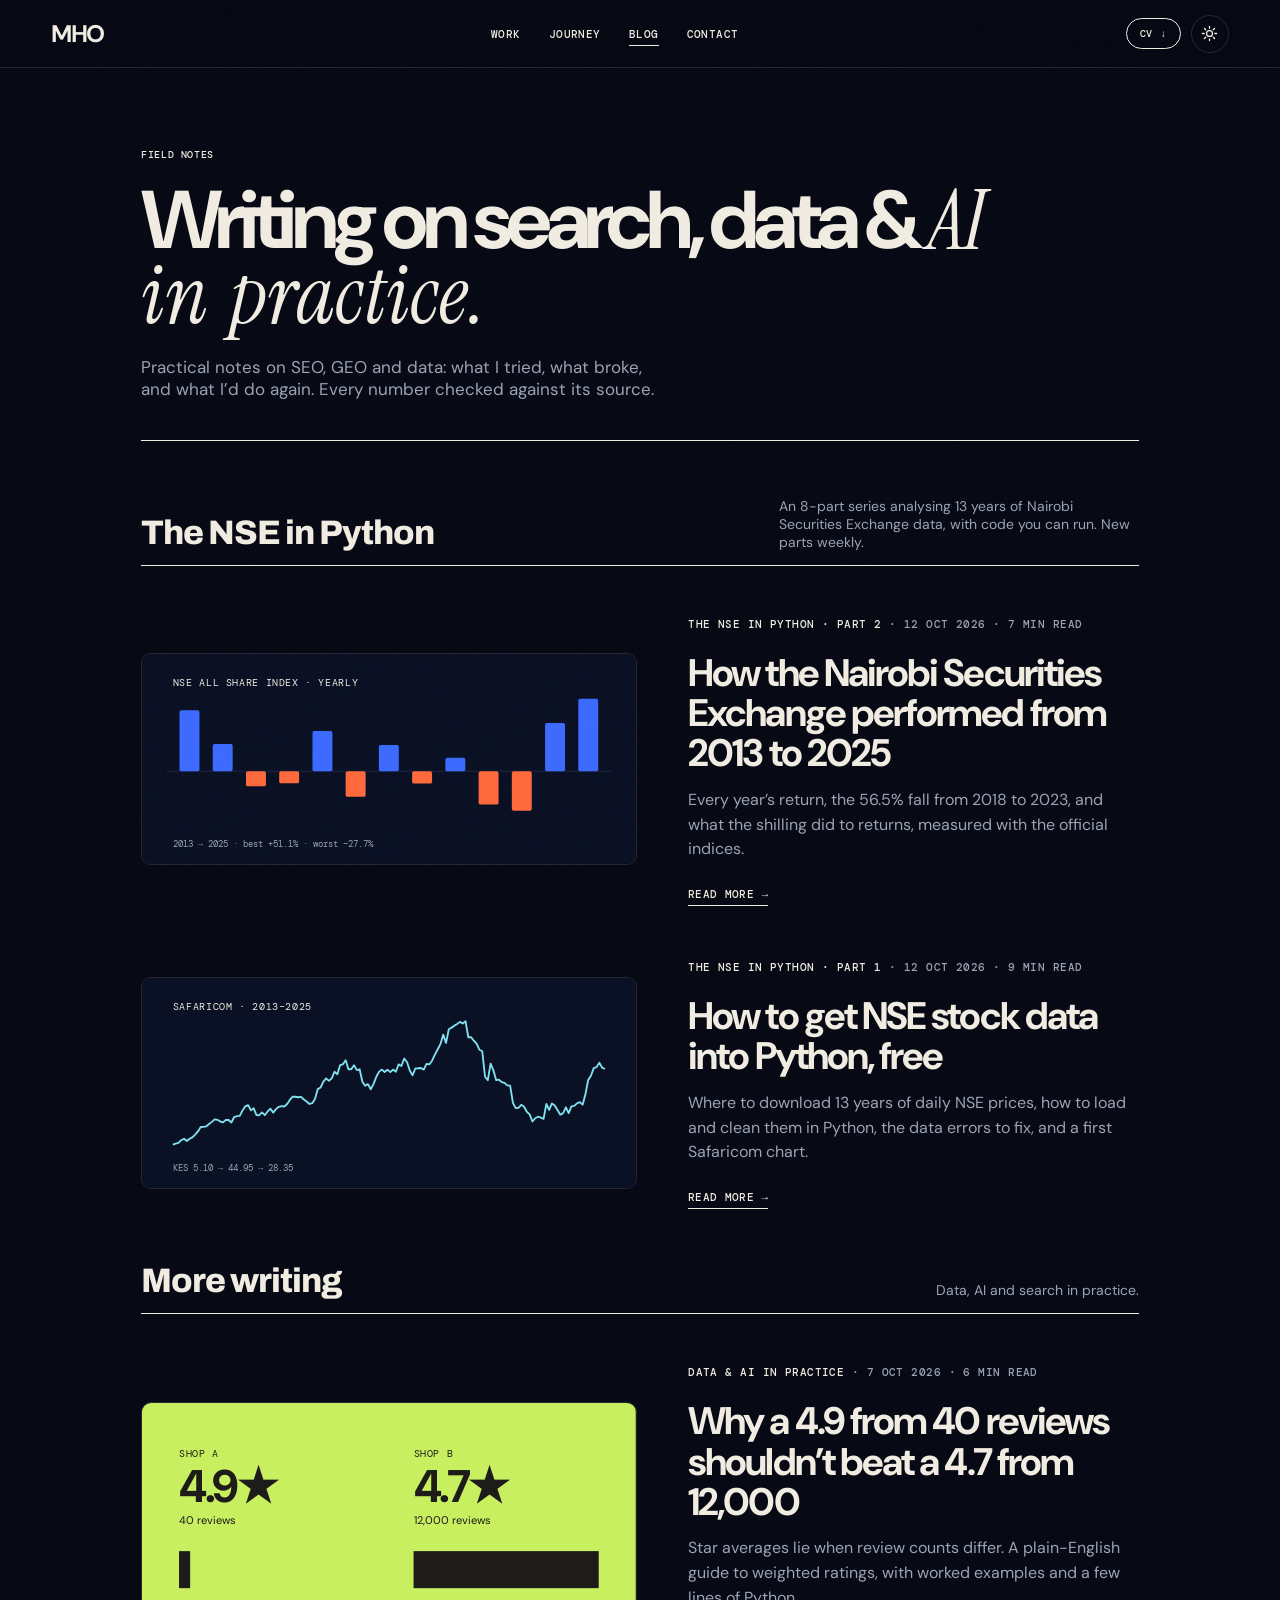
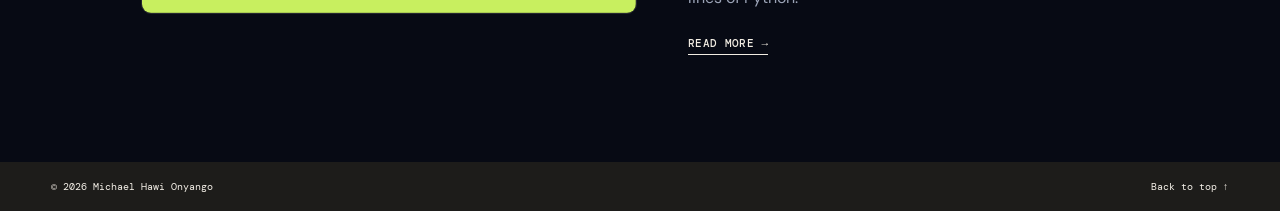
<file: blog/index.html>
<!doctype html>
<html lang="en">
<head>
  <meta charset="utf-8" />
  <meta name="viewport" content="width=device-width, initial-scale=1" />
  <title>Blog: notes on AI, data and building products | Michael Hawi Onyango</title>
  <meta name="description" content="Practical writing by Michael Hawi Onyango on SEO, GEO (AI search optimisation), data analysis in Python and applied AI, including The NSE in Python series on Kenyan stock market data." />
  <meta name="author" content="Michael Hawi Onyango" />
  <meta name="robots" content="index, follow" />
  <meta name="theme-color" content="#ff5a2d" media="(prefers-color-scheme: light)" />
  <meta name="theme-color" content="#070a14" media="(prefers-color-scheme: dark)" />
  <meta name="color-scheme" content="light dark" />
  <link rel="canonical" href="https://michael-hawi-onyango-portfolio.onrender.com/blog/" />
  <link rel="icon" href="../favicon.svg" type="image/svg+xml" />
  <link rel="apple-touch-icon" href="../apple-touch-icon.png" />
  <meta property="og:type" content="website" />
  <meta property="og:title" content="Blog | Michael Hawi Onyango" />
  <meta property="og:description" content="Practical writing on applied AI, data and building useful software." />
  <meta property="og:url" content="https://michael-hawi-onyango-portfolio.onrender.com/blog/" />
  <meta property="og:image" content="https://michael-hawi-onyango-portfolio.onrender.com/og-image.png" />
  <meta name="twitter:card" content="summary_large_image" />
  <script>
    (function () {
      var t = null;
      try { t = localStorage.getItem('theme'); } catch (e) {}
      if (t !== 'light' && t !== 'dark') t = 'dark';
      document.documentElement.setAttribute('data-theme', t);
    })();
  </script>
  <link rel="preconnect" href="https://fonts.googleapis.com"><link rel="preconnect" href="https://fonts.gstatic.com" crossorigin>
  <link href="https://fonts.googleapis.com/css2?family=Archivo:wdth,wght@62..125,500..900&family=DM+Mono:wght@400;500&family=DM+Sans:opsz,wght@9..40,400;9..40,500;9..40,700&family=Instrument+Serif:ital@0;1&display=swap" rel="stylesheet">
  <link rel="stylesheet" href="../styles.css" />
</head>
<body class="subpage">
  <a class="skip-link" href="#posts">Skip to posts</a>
  <div class="noise" aria-hidden="true"></div>

  <header class="site-header scrolled" id="site-header">
    <a class="brand" href="../" aria-label="Michael Hawi Onyango, home">MHO</a>
    <nav class="main-nav" id="main-nav" aria-label="Main">
      <a href="../#work">Work</a>
      <a href="../#journey">Journey</a>
      <a href="./" aria-current="true">Blog</a>
      <a href="../#contact">Contact</a>
    </nav>
    <div class="header-actions">
      <a class="pill pill-small cv-link" href="../Michael-Hawi-Onyango-CV.pdf" download>CV <span aria-hidden="true">↓</span></a>
      <button class="icon-btn theme-toggle" id="theme-toggle" type="button" aria-label="Switch to dark mode" aria-pressed="false">
        <svg class="i-moon" viewBox="0 0 24 24" aria-hidden="true"><path d="M20 14.5A8.5 8.5 0 0 1 9.5 4a8.5 8.5 0 1 0 10.5 10.5Z"/></svg>
        <svg class="i-sun" viewBox="0 0 24 24" aria-hidden="true"><circle cx="12" cy="12" r="4.2"/><path d="M12 2v2.5M12 19.5V22M2 12h2.5M19.5 12H22M4.9 4.9l1.8 1.8M17.3 17.3l1.8 1.8M4.9 19.1l1.8-1.8M17.3 6.7l1.8-1.8"/></svg>
      </button>
      <button class="icon-btn menu-toggle" id="menu-toggle" type="button" aria-label="Open menu" aria-expanded="false" aria-controls="main-nav"><span></span><span></span></button>
    </div>
  </header>

  <main class="blog-wrap">
    <header class="blog-head">
      <div class="section-tag">Field notes</div>
      <h1>Writing on search, data &amp; <em>AI in practice.</em></h1>
      <p>Practical notes on SEO, GEO and data: what I tried, what broke, and what I’d do again. Every number checked against its source.</p>
    </header>

    <div class="series-head"><h2>The NSE in Python</h2><p>An 8-part series analysing 13 years of Nairobi Securities Exchange data, with code you can run. New parts weekly.</p></div>
    <section class="post-list" aria-label="The NSE in Python series">
      <article class="post-card">
        <a class="post-card-cover" href="nse-2013-2025-in-one-chart/" tabindex="-1" aria-hidden="true"><svg viewBox="0 0 800 340" role="presentation"><rect width="800" height="340" fill="#0b1124"/><line x1="40" x2="760" y1="190" y2="190" stroke="#2a3350"/><rect x="60.8" y="91.1" width="32.3" height="98.9" rx="3" fill="#3d6bff"/><rect x="114.6" y="145.8" width="32.3" height="44.2" rx="3" fill="#3d6bff"/><rect x="168.5" y="190.0" width="32.3" height="24.3" rx="3" fill="#ff6a3d"/><rect x="222.3" y="190.0" width="32.3" height="19.5" rx="3" fill="#ff6a3d"/><rect x="276.2" y="124.7" width="32.3" height="65.3" rx="3" fill="#3d6bff"/><rect x="330.0" y="190.0" width="32.3" height="41.3" rx="3" fill="#ff6a3d"/><rect x="383.8" y="147.4" width="32.3" height="42.6" rx="3" fill="#3d6bff"/><rect x="437.7" y="190.0" width="32.3" height="19.8" rx="3" fill="#ff6a3d"/><rect x="491.5" y="168.3" width="32.3" height="21.7" rx="3" fill="#3d6bff"/><rect x="545.4" y="190.0" width="32.3" height="53.9" rx="3" fill="#ff6a3d"/><rect x="599.2" y="190.0" width="32.3" height="63.8" rx="3" fill="#ff6a3d"/><rect x="653.1" y="111.7" width="32.3" height="78.3" rx="3" fill="#3d6bff"/><rect x="706.9" y="72.5" width="32.3" height="117.5" rx="3" fill="#3d6bff"/><g font-family="DM Mono, monospace" fill="#f1ece2"><text x="50" y="52" font-size="16" letter-spacing="1">NSE ALL SHARE INDEX · YEARLY</text><text x="50" y="312" font-size="14" fill="#9ba3b6">2013 → 2025 · best +51.1% · worst −27.7%</text></g></svg></a>
        <div class="post-card-body">
          <p class="post-meta"><span class="tag">The NSE in Python · Part 2</span> · <time datetime="2026-10-12">12 Oct 2026</time> · 7 min read</p>
          <h2><a href="nse-2013-2025-in-one-chart/">How the Nairobi Securities Exchange performed from 2013 to 2025</a></h2>
          <p>Every year’s return, the 56.5% fall from 2018 to 2023, and what the shilling did to returns, measured with the official indices.</p>
          <a class="text-link" href="nse-2013-2025-in-one-chart/">Read more →</a>
        </div>
      </article>
      <article class="post-card">
        <a class="post-card-cover" href="nse-historical-data-python/" tabindex="-1" aria-hidden="true"><svg viewBox="0 0 800 340" role="presentation"><rect width="800" height="340" fill="#0b1124"/><polyline points="50.0,270.0 54.5,268.4 59.0,267.1 63.5,262.8 68.1,260.4 72.6,264.1 77.1,260.4 81.6,258.2 86.1,253.7 90.6,248.6 95.2,241.4 99.7,241.1 104.2,240.3 108.7,236.5 113.2,233.1 117.7,229.0 122.3,229.8 126.8,232.5 131.3,233.9 135.8,229.8 140.3,230.1 144.8,234.1 149.4,225.3 153.9,223.9 158.4,223.4 162.9,214.6 167.4,207.9 171.9,206.0 176.5,214.3 181.0,211.1 185.5,222.1 190.0,222.3 194.5,217.8 199.0,222.3 203.5,216.2 208.1,211.9 212.6,218.1 217.1,212.4 221.6,208.7 226.1,207.6 230.6,208.2 235.2,204.1 239.7,197.2 244.2,192.1 248.7,192.4 253.2,193.2 257.7,192.6 262.3,196.9 266.8,200.1 271.3,204.1 275.8,202.8 280.3,196.1 284.8,180.0 289.4,177.4 293.9,168.0 298.4,162.6 302.9,166.7 307.4,162.6 311.9,151.9 316.5,155.9 321.0,141.2 325.5,139.9 330.0,133.2 334.5,147.9 339.0,147.9 343.5,141.2 348.1,149.3 352.6,147.9 357.1,168.0 361.6,174.7 366.1,172.0 370.6,180.3 375.2,171.5 379.7,160.0 384.2,151.7 388.7,148.4 393.2,152.2 397.7,148.7 402.3,152.5 406.8,148.4 411.3,151.9 415.8,139.9 420.3,142.6 424.8,130.5 429.4,136.1 433.9,149.8 438.4,157.6 442.9,146.6 447.4,146.3 451.9,145.8 456.5,148.4 461.0,139.1 465.5,140.1 470.0,134.0 474.5,124.1 479.0,115.8 483.5,107.2 488.1,91.7 492.6,105.1 497.1,83.1 501.6,80.4 506.1,77.2 510.6,74.6 515.2,71.1 519.7,73.7 524.2,70.0 528.7,96.0 533.2,96.0 537.7,101.6 542.3,106.7 546.8,116.3 551.3,118.7 555.8,160.0 560.3,165.6 564.8,138.8 569.4,149.5 573.9,165.6 578.4,164.8 582.9,168.8 587.4,169.9 591.9,173.9 596.5,174.4 601.0,202.3 605.5,210.8 610.0,210.3 614.5,205.5 619.0,208.7 623.5,216.7 628.1,221.0 632.6,232.5 637.1,227.2 641.6,224.8 646.1,226.4 650.6,228.2 655.2,204.1 659.7,213.8 664.2,203.3 668.7,206.5 673.2,214.0 677.7,221.5 682.3,218.9 686.8,209.5 691.3,218.9 695.8,207.9 700.3,207.1 704.8,203.1 709.4,201.2 713.9,205.2 718.4,188.9 722.9,165.3 727.4,158.4 731.9,146.0 736.5,144.4 741.0,137.2 745.5,145.2 750.0,147.4" fill="none" stroke="#7fe0ee" stroke-width="3" stroke-linejoin="round"/><g font-family="DM Mono, monospace" fill="#f1ece2"><text x="50" y="52" font-size="16" letter-spacing="1">SAFARICOM · 2013–2025</text><text x="50" y="312" font-size="14" fill="#9ba3b6">KES 5.10 → 44.95 → 28.35</text></g></svg></a>
        <div class="post-card-body">
          <p class="post-meta"><span class="tag">The NSE in Python · Part 1</span> · <time datetime="2026-10-12">12 Oct 2026</time> · 9 min read</p>
          <h2><a href="nse-historical-data-python/">How to get NSE stock data into Python, free</a></h2>
          <p>Where to download 13 years of daily NSE prices, how to load and clean them in Python, the data errors to fix, and a first Safaricom chart.</p>
          <a class="text-link" href="nse-historical-data-python/">Read more →</a>
        </div>
      </article>
    </section>
    <div class="series-head"><h2>More writing</h2><p>Data, AI and search in practice.</p></div>
    <section id="posts" class="post-list" aria-label="Posts">
      <article class="post-card" data-kind="data">
        <a class="post-card-cover" href="weighted-ratings/" tabindex="-1" aria-hidden="true">
          <svg viewBox="0 0 800 340" role="presentation">
            <rect width="800" height="340" fill="#c8ef5f"/>
            <g font-family="DM Sans, Arial, sans-serif" fill="#1d1c1a">
              <text x="60" y="88" font-size="16" font-family="DM Mono, monospace" letter-spacing="1">SHOP A</text>
              <text x="60" y="160" font-size="74" font-weight="700" letter-spacing="-4">4.9★</text>
              <text x="60" y="196" font-size="18">40 reviews</text>
              <text x="440" y="88" font-size="16" font-family="DM Mono, monospace" letter-spacing="1">SHOP B</text>
              <text x="440" y="160" font-size="74" font-weight="700" letter-spacing="-4">4.7★</text>
              <text x="440" y="196" font-size="18">12,000 reviews</text>
            </g>
            <rect x="60" y="240" width="18" height="60" fill="#1d1c1a"/>
            <rect x="440" y="240" width="300" height="60" fill="#1d1c1a"/>
          </svg>
        </a>
        <div class="post-card-body">
          <p class="post-meta"><span class="tag">Data &amp; AI in practice</span> · <time datetime="2026-10-07">7 Oct 2026</time> · 6 min read</p>
          <h2><a href="weighted-ratings/">Why a 4.9 from 40 reviews shouldn’t beat a 4.7 from 12,000</a></h2>
          <p>Star averages lie when review counts differ. A plain-English guide to weighted ratings, with worked examples and a few lines of Python.</p>
          <a class="text-link" href="weighted-ratings/">Read more →</a>
        </div>
      </article>
    </section>
  </main>

  <footer><span>© 2026 Michael Hawi Onyango</span><a href="#posts" class="to-top">Back to top ↑</a></footer>
  <script src="../script.js"></script>
</body>
</html>
</file>
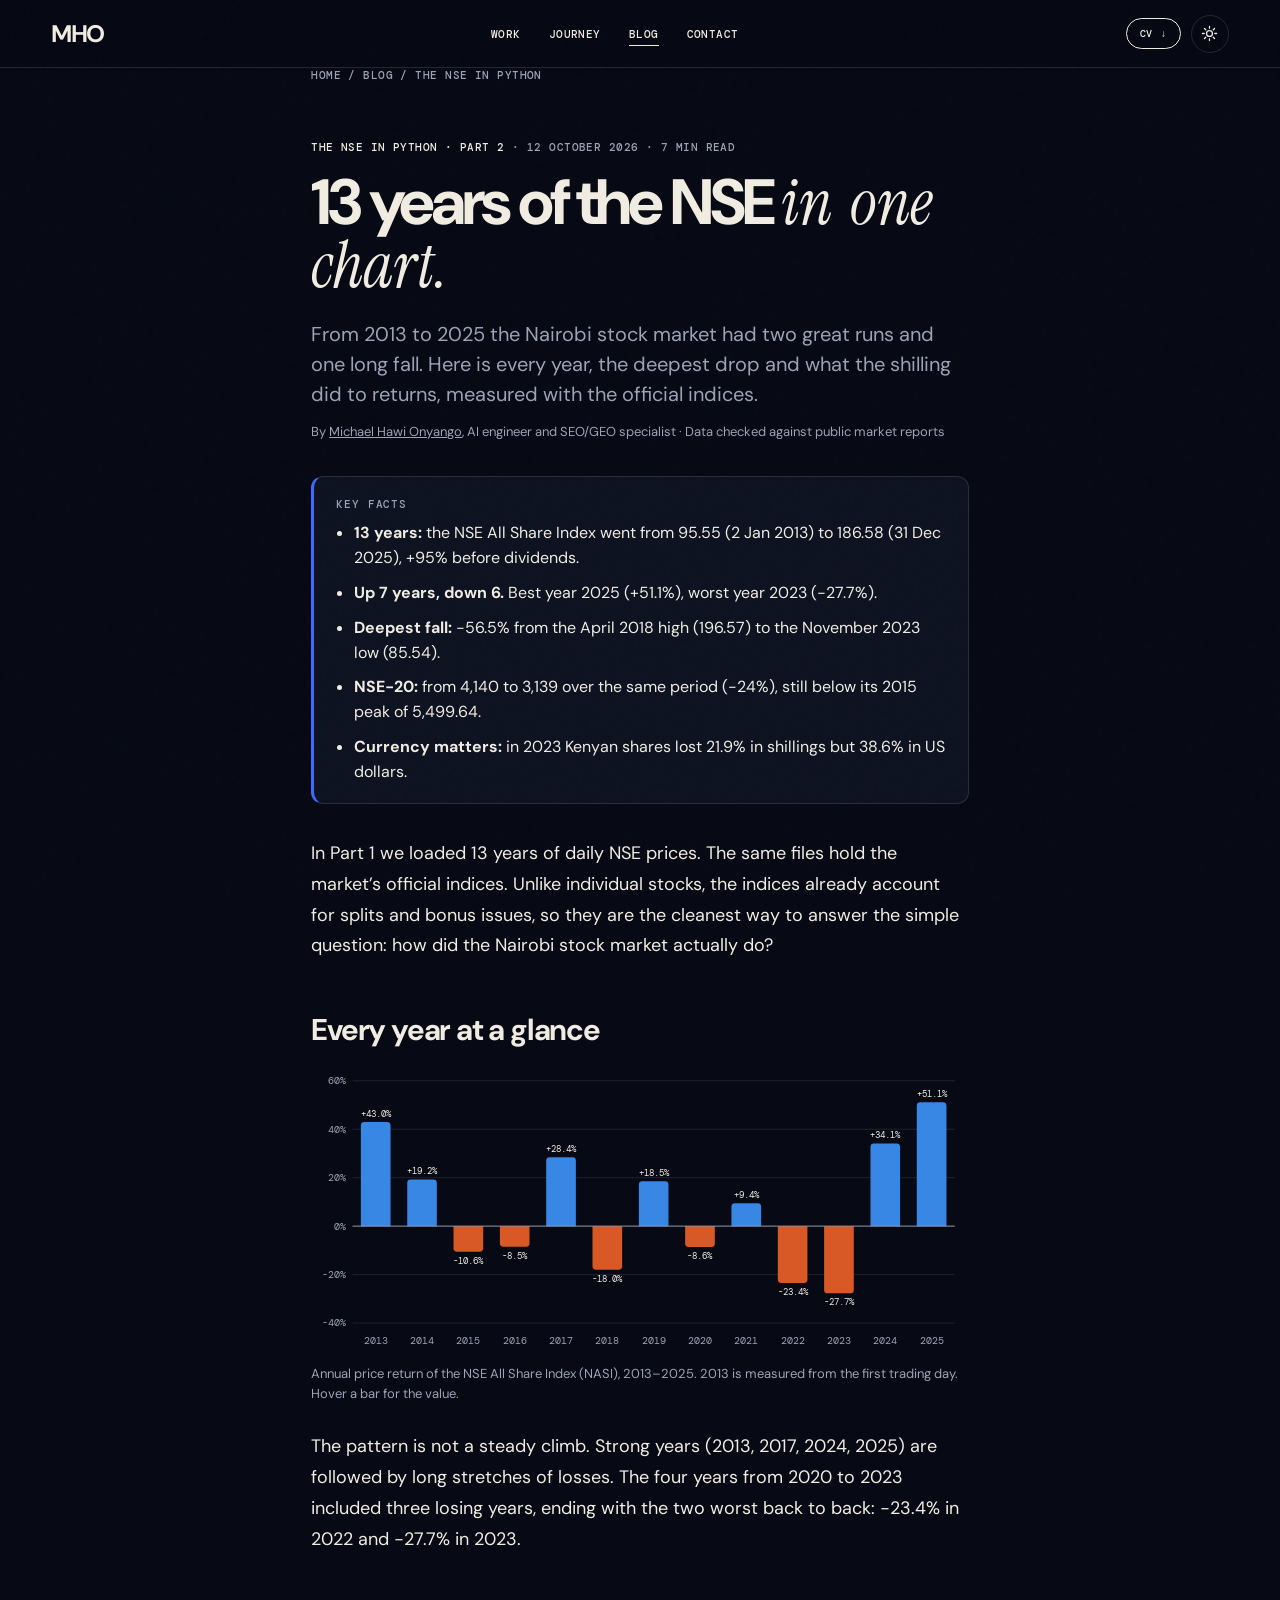
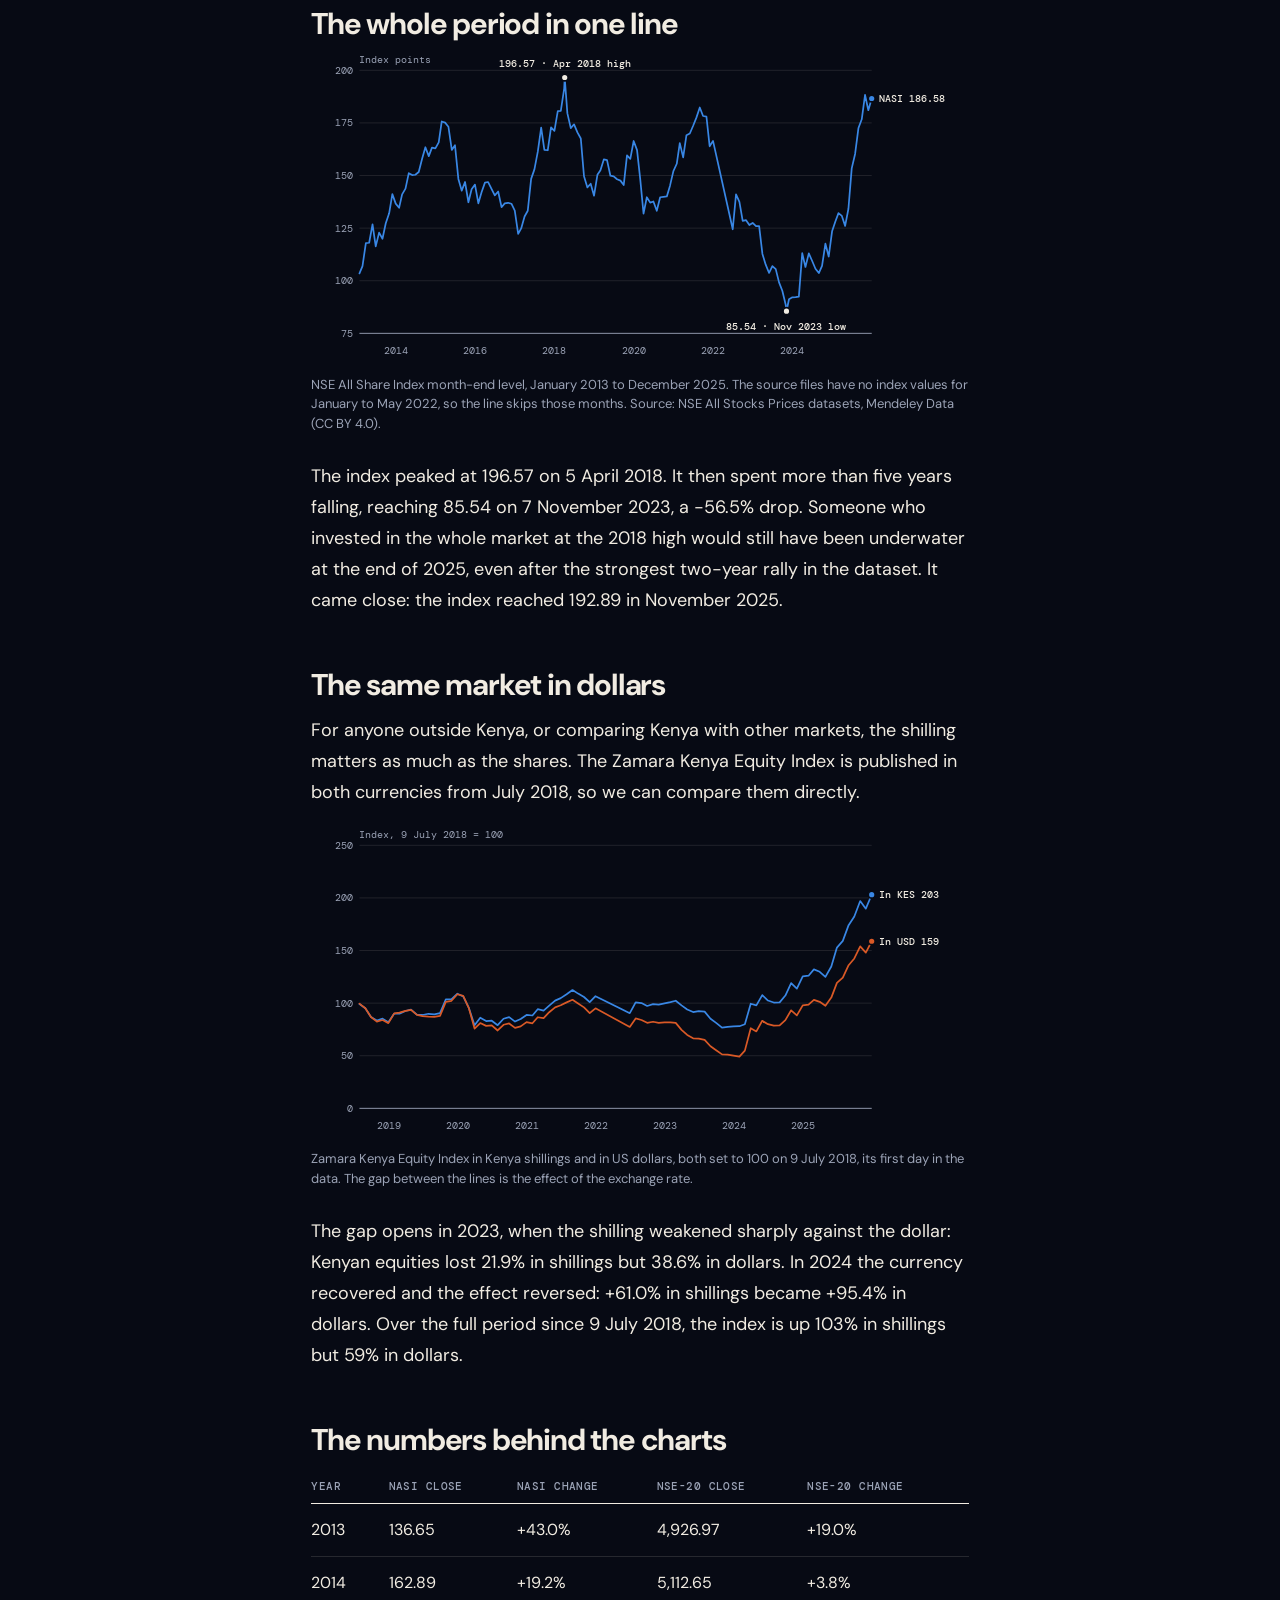
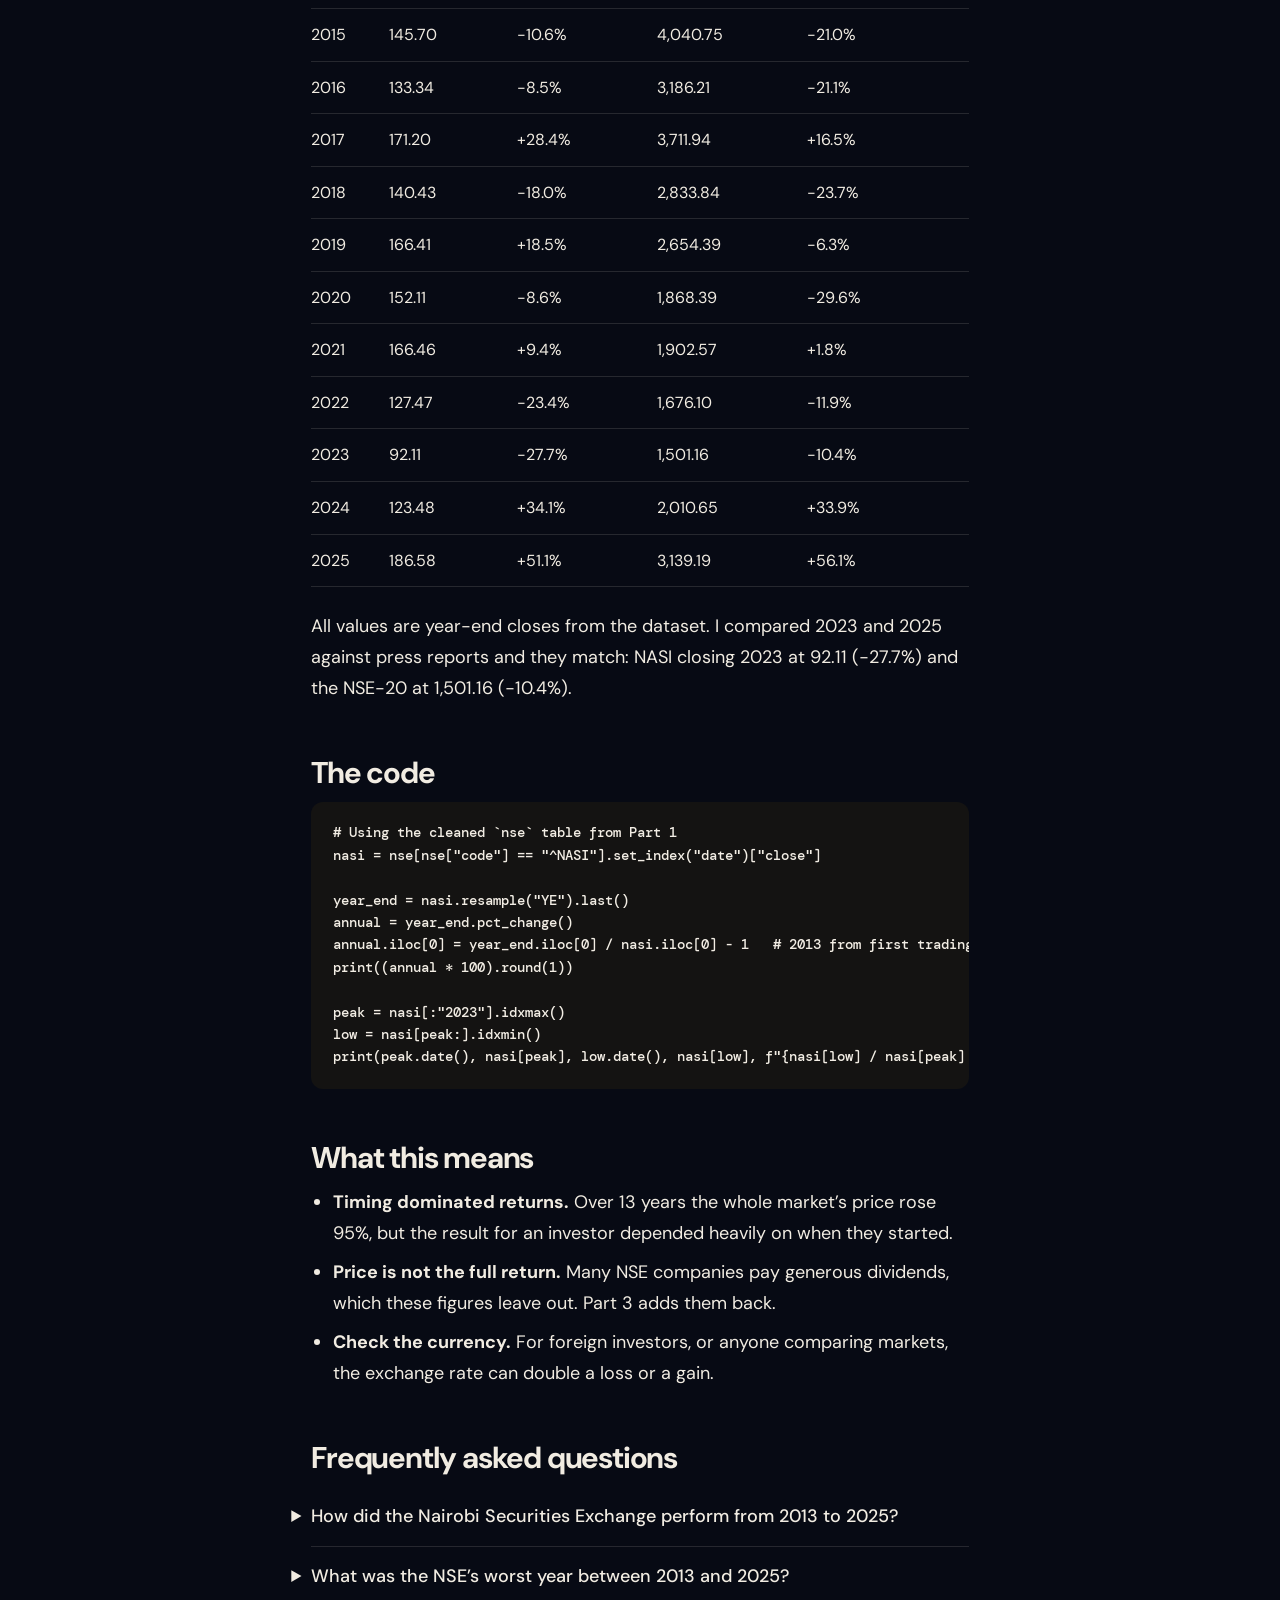
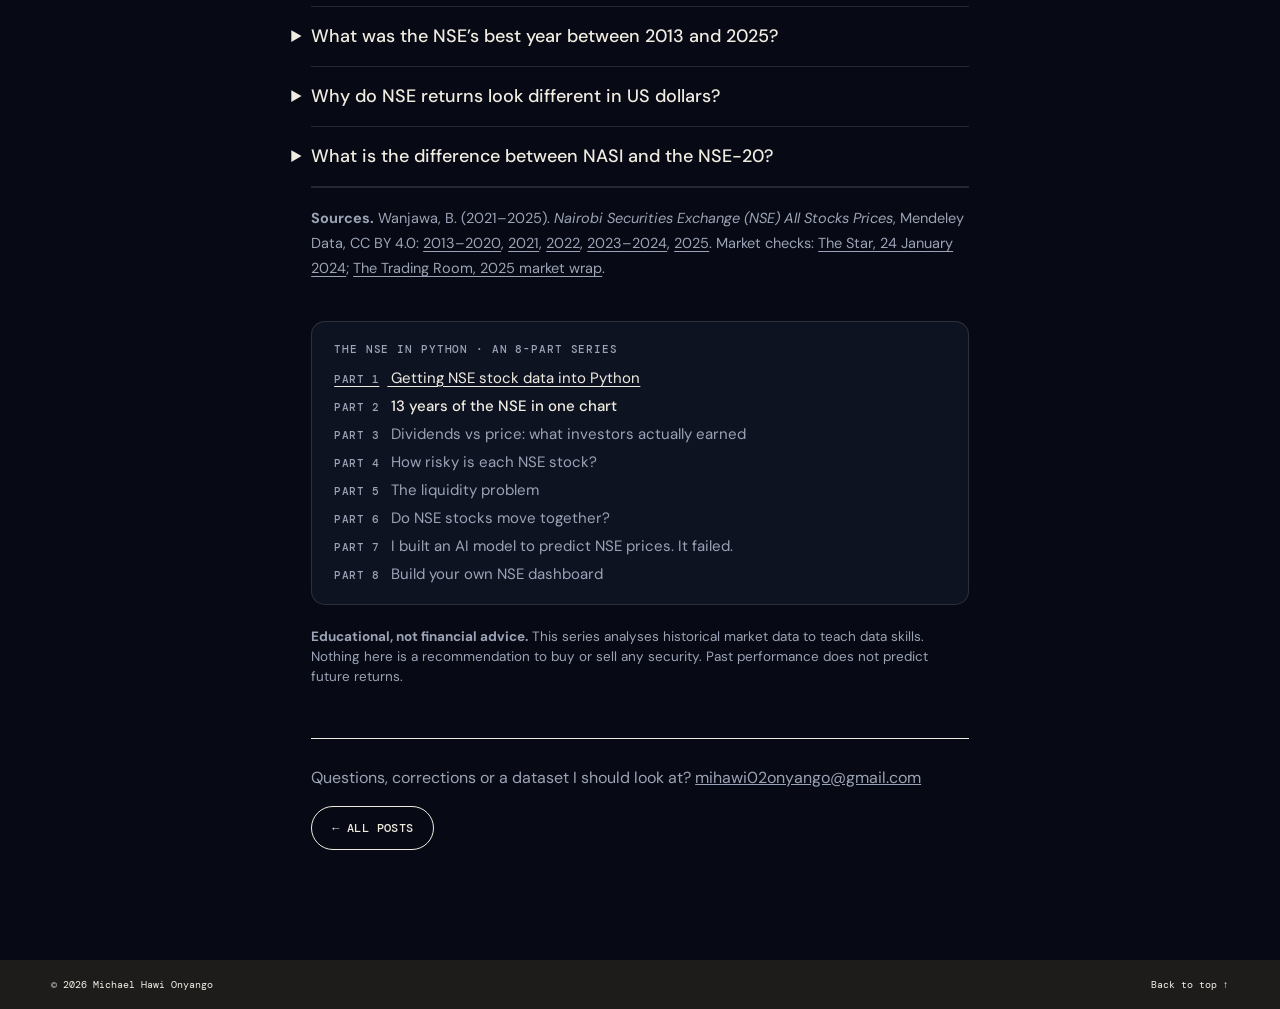
<file: blog/nse-2013-2025-in-one-chart/index.html>
<!doctype html>
<html lang="en">
<head>
  <meta charset="utf-8" />
  <meta name="viewport" content="width=device-width, initial-scale=1" />
  <title>How the Nairobi Securities Exchange performed from 2013 to 2025 | Michael Hawi Onyango</title>
  <meta name="description" content="The NSE All Share Index rose from 95.55 to 186.58 between 2013 and 2025, with a 56.5% fall along the way. Every year&#x27;s return, the deepest drawdown and the shilling-dollar effect, with data and Python code." />
  <meta name="author" content="Michael Hawi Onyango" />
  <meta name="robots" content="index, follow, max-image-preview:large" />
  <meta name="theme-color" content="#f5f0e8" media="(prefers-color-scheme: light)" />
  <meta name="theme-color" content="#070a14" media="(prefers-color-scheme: dark)" />
  <meta name="color-scheme" content="light dark" />
  <link rel="canonical" href="https://michael-hawi-onyango-portfolio.onrender.com/blog/nse-2013-2025-in-one-chart/" />
  <link rel="icon" href="../../favicon.svg" type="image/svg+xml" />
  <link rel="apple-touch-icon" href="../../apple-touch-icon.png" />
  <meta property="og:type" content="article" />
  <meta property="og:site_name" content="Michael Hawi Onyango" />
  <meta property="og:title" content="How the Nairobi Securities Exchange performed from 2013 to 2025" />
  <meta property="og:description" content="The NSE All Share Index rose from 95.55 to 186.58 between 2013 and 2025, with a 56.5% fall along the way. Every year&#x27;s return, the deepest drawdown and the shilling-dollar effect, with data and Python code." />
  <meta property="og:url" content="https://michael-hawi-onyango-portfolio.onrender.com/blog/nse-2013-2025-in-one-chart/" />
  <meta property="og:image" content="https://michael-hawi-onyango-portfolio.onrender.com/og-image.png" />
  <meta property="article:published_time" content="2026-10-12" />
  <meta property="article:modified_time" content="2026-10-12" />
  <meta name="twitter:card" content="summary_large_image" />
  <script>
    (function () {
      var t = null;
      try { t = localStorage.getItem('theme'); } catch (e) {}
      if (t !== 'light' && t !== 'dark') t = 'dark';
      document.documentElement.setAttribute('data-theme', t);
    })();
  </script>
  <script type="application/ld+json">
{
  "@context": "https://schema.org",
  "@graph": [
    {
      "@type": "BlogPosting",
      "headline": "How the Nairobi Securities Exchange performed from 2013 to 2025",
      "description": "The NSE All Share Index rose from 95.55 to 186.58 between 2013 and 2025, with a 56.5% fall along the way. Every year's return, the deepest drawdown and the shilling-dollar effect, with data and Python code.",
      "datePublished": "2026-10-12",
      "dateModified": "2026-10-12",
      "author": {
        "@type": "Person",
        "@id": "https://michael-hawi-onyango-portfolio.onrender.com/#person",
        "name": "Michael Hawi Onyango",
        "url": "https://michael-hawi-onyango-portfolio.onrender.com/",
        "jobTitle": "AI Engineer, SEO & GEO",
        "sameAs": [
          "https://www.linkedin.com/in/hawionyango",
          "https://github.com/Justhawi"
        ]
      },
      "publisher": {
        "@type": "Person",
        "@id": "https://michael-hawi-onyango-portfolio.onrender.com/#person",
        "name": "Michael Hawi Onyango",
        "url": "https://michael-hawi-onyango-portfolio.onrender.com/",
        "jobTitle": "AI Engineer, SEO & GEO",
        "sameAs": [
          "https://www.linkedin.com/in/hawionyango",
          "https://github.com/Justhawi"
        ]
      },
      "mainEntityOfPage": "https://michael-hawi-onyango-portfolio.onrender.com/blog/nse-2013-2025-in-one-chart/",
      "inLanguage": "en",
      "image": "https://michael-hawi-onyango-portfolio.onrender.com/og-image.png",
      "keywords": [
        "NSE All Share Index performance",
        "Nairobi Securities Exchange 2025",
        "NASI annual returns",
        "NSE 20 share index history",
        "Kenya stock market"
      ],
      "isPartOf": {
        "@type": "CreativeWorkSeries",
        "name": "The NSE in Python"
      },
      "citation": [
        "https://data.mendeley.com/datasets/73rb78pmzw/2",
        "https://data.mendeley.com/datasets/2b63rx67xt"
      ]
    },
    {
      "@type": "BreadcrumbList",
      "itemListElement": [
        {
          "@type": "ListItem",
          "position": 1,
          "name": "Home",
          "item": "https://michael-hawi-onyango-portfolio.onrender.com/"
        },
        {
          "@type": "ListItem",
          "position": 2,
          "name": "Blog",
          "item": "https://michael-hawi-onyango-portfolio.onrender.com/blog/"
        },
        {
          "@type": "ListItem",
          "position": 3,
          "name": "How the Nairobi Securities Exchange performed from 2013 to 2025",
          "item": "https://michael-hawi-onyango-portfolio.onrender.com/blog/nse-2013-2025-in-one-chart/"
        }
      ]
    },
    {
      "@type": "FAQPage",
      "mainEntity": [
        {
          "@type": "Question",
          "name": "How did the Nairobi Securities Exchange perform from 2013 to 2025?",
          "acceptedAnswer": {
            "@type": "Answer",
            "text": "The NSE All Share Index (NASI) went from 95.55 on 2 January 2013 to 186.58 on 31 December 2025, a gain of 95% in price terms, not counting dividends. It rose in 7 of the 13 years and fell in 6."
          }
        },
        {
          "@type": "Question",
          "name": "What was the NSE’s worst year between 2013 and 2025?",
          "acceptedAnswer": {
            "@type": "Answer",
            "text": "2023. The All Share Index fell 27.7% to 92.11, after a 23.4% fall in 2022. From its April 2018 high to its November 2023 low it lost 56.5%."
          }
        },
        {
          "@type": "Question",
          "name": "What was the NSE’s best year between 2013 and 2025?",
          "acceptedAnswer": {
            "@type": "Answer",
            "text": "2025. The All Share Index rose 51.1% to 186.58 and the NSE-20 rose 56.1% to 3,139.19, after gains of about 34% for both in 2024."
          }
        },
        {
          "@type": "Question",
          "name": "Why do NSE returns look different in US dollars?",
          "acceptedAnswer": {
            "@type": "Answer",
            "text": "Because the Kenyan shilling’s value changes. In 2023, Kenyan equities lost 21.9% in shillings but 38.6% in dollars as the shilling weakened. In 2024 the shilling recovered, so dollar returns (+95.4%) beat shilling returns (+61.0%)."
          }
        },
        {
          "@type": "Question",
          "name": "What is the difference between NASI and the NSE-20?",
          "acceptedAnswer": {
            "@type": "Answer",
            "text": "The NSE All Share Index includes every listed company, weighted by market value, so large companies such as Safaricom dominate it. The NSE-20 tracks 20 selected large companies and gives each one equal weight, so Safaricom counts no more than any other member and the index can tell a different story."
          }
        }
      ]
    }
  ]
}
  </script>
  <link rel="preconnect" href="https://fonts.googleapis.com"><link rel="preconnect" href="https://fonts.gstatic.com" crossorigin>
  <link href="https://fonts.googleapis.com/css2?family=Archivo:wdth,wght@62..125,500..900&family=DM+Mono:wght@400;500&family=DM+Sans:opsz,wght@9..40,400;9..40,500;9..40,700&family=Instrument+Serif:ital@0;1&display=swap" rel="stylesheet">
  <link rel="stylesheet" href="../../styles.css" />
</head>
<body class="subpage">
  <a class="skip-link" href="#article">Skip to article</a>
  <div class="noise" aria-hidden="true"></div>

  <header class="site-header scrolled" id="site-header">
    <a class="brand" href="../../" aria-label="Michael Hawi Onyango, home">MHO</a>
    <nav class="main-nav" id="main-nav" aria-label="Main">
      <a href="../../#work">Work</a>
      <a href="../../#journey">Journey</a>
      <a href="../" aria-current="true">Blog</a>
      <a href="../../#contact">Contact</a>
    </nav>
    <div class="header-actions">
      <a class="pill pill-small cv-link" href="../../Michael-Hawi-Onyango-CV.pdf" download>CV <span aria-hidden="true">↓</span></a>
      <button class="icon-btn theme-toggle" id="theme-toggle" type="button" aria-label="Switch to dark mode" aria-pressed="false">
        <svg class="i-moon" viewBox="0 0 24 24" aria-hidden="true"><path d="M20 14.5A8.5 8.5 0 0 1 9.5 4a8.5 8.5 0 1 0 10.5 10.5Z"/></svg>
        <svg class="i-sun" viewBox="0 0 24 24" aria-hidden="true"><circle cx="12" cy="12" r="4.2"/><path d="M12 2v2.5M12 19.5V22M2 12h2.5M19.5 12H22M4.9 4.9l1.8 1.8M17.3 17.3l1.8 1.8M4.9 19.1l1.8-1.8M17.3 6.7l1.8-1.8"/></svg>
      </button>
      <button class="icon-btn menu-toggle" id="menu-toggle" type="button" aria-label="Open menu" aria-expanded="false" aria-controls="main-nav"><span></span><span></span></button>
    </div>
  </header>

  <main id="article" class="article-wrap">
    <nav class="crumbs" aria-label="Breadcrumb"><a href="../../">Home</a> / <a href="../">Blog</a> / <span>The NSE in Python</span></nav>
    <article class="article">
      <header class="article-head">
        <p class="post-meta"><span class="tag">The NSE in Python · Part 2</span> · <time datetime="2026-10-12">12 October 2026</time> · 7 min read</p>
        <h1>13 years of the NSE <em>in one chart.</em></h1>
        <p class="article-lede">From 2013 to 2025 the Nairobi stock market had two great runs and one long fall. Here is every year, the deepest drop and what the shilling did to returns, measured with the official indices.</p>
        <p class="byline">By <a href="../../">Michael Hawi Onyango</a>, AI engineer and SEO/GEO specialist · Data checked against public market reports</p>
      </header>

      <section class="key-facts" aria-label="Key facts">
        <h2>Key facts</h2>
        <ul>
          <li><strong>13 years:</strong> the NSE All Share Index went from 95.55 (2 Jan 2013) to 186.58 (31 Dec 2025), +95% before dividends.</li>
          <li><strong>Up 7 years, down 6.</strong> Best year 2025 (+51.1%), worst year 2023 (−27.7%).</li>
          <li><strong>Deepest fall:</strong> −56.5% from the April 2018 high (196.57) to the November 2023 low (85.54).</li>
          <li><strong>NSE-20:</strong> from 4,140 to 3,139 over the same period (-24%), still below its 2015 peak of 5,499.64.</li>
          <li><strong>Currency matters:</strong> in 2023 Kenyan shares lost 21.9% in shillings but 38.6% in US dollars.</li>
        </ul>
      </section>

      <div class="prose">
        <p>In Part 1 we loaded 13 years of daily NSE prices. The same files hold the market’s official indices. Unlike individual stocks, the indices already account for splits and bonus issues, so they are the cleanest way to answer the simple question: how did the Nairobi stock market actually do?</p>

        <h2>Every year at a glance</h2>
        <figure class="post-chart">
          <svg viewBox="0 0 760 340" class="viz" role="img" aria-label="NSE All Share Index annual return, 2013 to 2025, percent"><line class="viz-grid" x1="48" x2="744" y1="304.0" y2="304.0"/><text class="viz-tick" x="40" y="308.0" text-anchor="end">-40%</text><line class="viz-grid" x1="48" x2="744" y1="248.0" y2="248.0"/><text class="viz-tick" x="40" y="252.0" text-anchor="end">-20%</text><line class="viz-grid" x1="48" x2="744" y1="192.0" y2="192.0"/><text class="viz-tick" x="40" y="196.0" text-anchor="end">0%</text><line class="viz-grid" x1="48" x2="744" y1="136.0" y2="136.0"/><text class="viz-tick" x="40" y="140.0" text-anchor="end">20%</text><line class="viz-grid" x1="48" x2="744" y1="80.0" y2="80.0"/><text class="viz-tick" x="40" y="84.0" text-anchor="end">40%</text><line class="viz-grid" x1="48" x2="744" y1="24.0" y2="24.0"/><text class="viz-tick" x="40" y="28.0" text-anchor="end">60%</text><path class="viz-pos" d="M57.6,192.0 V75.6 Q57.6,71.6 61.6,71.6 H87.9 Q91.9,71.6 91.9,75.6 V192.0 Z"><title>2013: +43.0%</title></path><text class="viz-val" x="74.8" y="65.6" text-anchor="middle">+43.0%</text><text class="viz-tick" x="74.8" y="328" text-anchor="middle">2013</text><path class="viz-pos" d="M111.2,192.0 V142.2 Q111.2,138.2 115.2,138.2 H141.4 Q145.4,138.2 145.4,142.2 V192.0 Z"><title>2014: +19.2%</title></path><text class="viz-val" x="128.3" y="132.2" text-anchor="middle">+19.2%</text><text class="viz-tick" x="128.3" y="328" text-anchor="middle">2014</text><path class="viz-neg" d="M164.7,192.0 V217.5 Q164.7,221.5 168.7,221.5 H195.0 Q199.0,221.5 199.0,217.5 V192.0 Z"><title>2015: -10.6%</title></path><text class="viz-val" x="181.8" y="235.5" text-anchor="middle">-10.6%</text><text class="viz-tick" x="181.8" y="328" text-anchor="middle">2015</text><path class="viz-neg" d="M218.3,192.0 V211.8 Q218.3,215.8 222.3,215.8 H248.5 Q252.5,215.8 252.5,211.8 V192.0 Z"><title>2016: -8.5%</title></path><text class="viz-val" x="235.4" y="229.8" text-anchor="middle">-8.5%</text><text class="viz-tick" x="235.4" y="328" text-anchor="middle">2016</text><path class="viz-pos" d="M271.8,192.0 V116.5 Q271.8,112.5 275.8,112.5 H302.1 Q306.1,112.5 306.1,116.5 V192.0 Z"><title>2017: +28.4%</title></path><text class="viz-val" x="288.9" y="106.5" text-anchor="middle">+28.4%</text><text class="viz-tick" x="288.9" y="328" text-anchor="middle">2017</text><path class="viz-neg" d="M325.3,192.0 V238.3 Q325.3,242.3 329.3,242.3 H355.6 Q359.6,242.3 359.6,238.3 V192.0 Z"><title>2018: -18.0%</title></path><text class="viz-val" x="342.5" y="256.3" text-anchor="middle">-18.0%</text><text class="viz-tick" x="342.5" y="328" text-anchor="middle">2018</text><path class="viz-pos" d="M378.9,192.0 V144.2 Q378.9,140.2 382.9,140.2 H409.1 Q413.1,140.2 413.1,144.2 V192.0 Z"><title>2019: +18.5%</title></path><text class="viz-val" x="396.0" y="134.2" text-anchor="middle">+18.5%</text><text class="viz-tick" x="396.0" y="328" text-anchor="middle">2019</text><path class="viz-neg" d="M432.4,192.0 V212.1 Q432.4,216.1 436.4,216.1 H462.7 Q466.7,216.1 466.7,212.1 V192.0 Z"><title>2020: -8.6%</title></path><text class="viz-val" x="449.5" y="230.1" text-anchor="middle">-8.6%</text><text class="viz-tick" x="449.5" y="328" text-anchor="middle">2020</text><path class="viz-pos" d="M485.9,192.0 V169.6 Q485.9,165.6 489.9,165.6 H516.2 Q520.2,165.6 520.2,169.6 V192.0 Z"><title>2021: +9.4%</title></path><text class="viz-val" x="503.1" y="159.6" text-anchor="middle">+9.4%</text><text class="viz-tick" x="503.1" y="328" text-anchor="middle">2021</text><path class="viz-neg" d="M539.5,192.0 V253.6 Q539.5,257.6 543.5,257.6 H569.7 Q573.7,257.6 573.7,253.6 V192.0 Z"><title>2022: -23.4%</title></path><text class="viz-val" x="556.6" y="271.6" text-anchor="middle">-23.4%</text><text class="viz-tick" x="556.6" y="328" text-anchor="middle">2022</text><path class="viz-neg" d="M593.0,192.0 V265.7 Q593.0,269.7 597.0,269.7 H623.3 Q627.3,269.7 627.3,265.7 V192.0 Z"><title>2023: -27.7%</title></path><text class="viz-val" x="610.2" y="283.7" text-anchor="middle">-27.7%</text><text class="viz-tick" x="610.2" y="328" text-anchor="middle">2023</text><path class="viz-pos" d="M646.6,192.0 V100.6 Q646.6,96.6 650.6,96.6 H676.8 Q680.8,96.6 680.8,100.6 V192.0 Z"><title>2024: +34.1%</title></path><text class="viz-val" x="663.7" y="90.6" text-anchor="middle">+34.1%</text><text class="viz-tick" x="663.7" y="328" text-anchor="middle">2024</text><path class="viz-pos" d="M700.1,192.0 V52.9 Q700.1,48.9 704.1,48.9 H730.4 Q734.4,48.9 734.4,52.9 V192.0 Z"><title>2025: +51.1%</title></path><text class="viz-val" x="717.2" y="42.9" text-anchor="middle">+51.1%</text><text class="viz-tick" x="717.2" y="328" text-anchor="middle">2025</text><line class="viz-axis" x1="48" x2="744" y1="192.0" y2="192.0"/></svg>
          <figcaption>Annual price return of the NSE All Share Index (NASI), 2013–2025. 2013 is measured from the first trading day. Hover a bar for the value.</figcaption>
        </figure>
        <p>The pattern is not a steady climb. Strong years (2013, 2017, 2024, 2025) are followed by long stretches of losses. The four years from 2020 to 2023 included three losing years, ending with the two worst back to back: −23.4% in 2022 and −27.7% in 2023.</p>

        <h2>The whole period in one line</h2>
        <figure class="post-chart">
          <svg viewBox="0 0 760 360" class="viz" role="img" aria-label="NSE All Share Index month-end level, 2013 to 2025"><line class="viz-grid" x1="56" x2="648" y1="324.0" y2="324.0"/><text class="viz-tick" x="48" y="328.0" text-anchor="end">75</text><line class="viz-grid" x1="56" x2="648" y1="263.2" y2="263.2"/><text class="viz-tick" x="48" y="267.2" text-anchor="end">100</text><line class="viz-grid" x1="56" x2="648" y1="202.4" y2="202.4"/><text class="viz-tick" x="48" y="206.4" text-anchor="end">125</text><line class="viz-grid" x1="56" x2="648" y1="141.6" y2="141.6"/><text class="viz-tick" x="48" y="145.6" text-anchor="end">150</text><line class="viz-grid" x1="56" x2="648" y1="80.8" y2="80.8"/><text class="viz-tick" x="48" y="84.8" text-anchor="end">175</text><line class="viz-grid" x1="56" x2="648" y1="20.0" y2="20.0"/><text class="viz-tick" x="48" y="24.0" text-anchor="end">200</text><text class="viz-tick" x="98.0" y="348" text-anchor="middle">2014</text><text class="viz-tick" x="189.7" y="348" text-anchor="middle">2016</text><text class="viz-tick" x="281.4" y="348" text-anchor="middle">2018</text><text class="viz-tick" x="373.0" y="348" text-anchor="middle">2020</text><text class="viz-tick" x="464.8" y="348" text-anchor="middle">2022</text><text class="viz-tick" x="556.4" y="348" text-anchor="middle">2024</text><line class="viz-axis" x1="56" x2="648" y1="324" y2="324"/><text class="viz-tick" x="56" y="12">Index points</text><polyline class="viz-line s1" points="56.0,254.7 59.5,246.4 63.4,219.6 67.2,219.3 71.1,198.0 74.8,223.5 78.7,207.6 82.6,214.7 86.4,196.7 90.3,185.3 94.0,163.1 97.9,174.1 101.8,178.9 105.3,163.4 109.2,156.8 113.0,138.9 116.9,141.1 120.6,140.7 124.5,137.5 128.4,122.3 132.2,108.9 136.1,119.2 139.8,109.3 143.7,110.3 147.6,103.2 151.1,79.1 155.0,80.5 158.8,85.2 162.7,112.1 166.4,106.6 170.3,145.5 174.2,159.1 178.0,149.1 181.9,172.5 185.6,157.5 189.5,152.1 193.4,173.7 197.1,161.0 201.0,149.8 204.7,149.1 208.6,157.1 212.4,164.5 216.3,160.1 220.2,178.2 223.9,173.8 227.8,173.1 231.6,174.2 235.5,182.1 239.4,209.1 242.9,202.7 246.8,189.0 250.5,182.3 254.4,145.5 258.2,134.5 262.1,114.0 266.0,86.3 269.7,111.9 273.6,112.4 277.4,85.9 281.3,90.0 285.2,67.2 288.7,67.0 292.6,41.3 293.2,28.3 296.3,69.8 300.2,86.8 304.0,82.4 307.9,91.8 311.8,98.8 315.5,142.4 319.4,155.3 323.2,151.1 327.1,164.9 331.0,140.8 334.5,135.4 338.4,123.0 342.1,123.8 346.0,141.8 349.8,142.5 353.7,145.9 357.6,147.5 361.4,152.6 365.2,118.4 369.0,122.3 372.9,101.7 376.8,112.2 380.4,145.0 384.3,185.6 388.1,166.7 392.0,172.9 395.7,171.6 399.6,182.4 403.5,166.7 407.3,166.2 411.2,165.8 414.9,153.3 418.8,136.5 422.7,128.0 426.2,104.2 430.1,120.6 433.9,95.0 437.8,93.0 441.5,84.4 445.4,74.7 449.3,63.0 453.1,72.8 457.0,73.6 460.7,107.8 464.6,101.6 487.4,203.7 491.2,163.4 495.1,172.1 498.9,194.1 502.8,193.2 506.6,198.8 510.4,196.4 514.3,200.2 517.9,200.0 521.7,232.2 525.5,244.6 529.4,254.2 533.2,246.2 537.1,249.8 540.9,265.1 544.7,274.8 548.6,291.0 549.5,298.4 552.4,284.6 556.3,282.4 560.1,282.2 563.8,281.5 567.7,231.4 571.4,247.3 575.3,231.6 579.1,240.1 583.0,249.3 586.9,254.3 590.6,246.0 594.5,220.4 598.3,235.2 602.2,206.1 606.1,194.4 609.6,185.1 613.5,188.3 617.3,199.8 621.1,180.0 624.9,133.3 628.8,116.7 632.7,86.6 636.5,76.6 640.3,48.5 644.1,66.1 648.0,52.6"/><circle class="viz-end s1" cx="648.0" cy="52.6" r="4"/><text class="viz-label" x="657.0" y="56.6">NASI 186.58</text><circle class="viz-ann" cx="293.2" cy="28.3" r="4"/><text class="viz-label" x="293.2" y="16.3" text-anchor="middle">196.57 · Apr 2018 high</text><circle class="viz-ann" cx="549.5" cy="298.4" r="4"/><text class="viz-label" x="549.5" y="320.4" text-anchor="middle">85.54 · Nov 2023 low</text><rect class="viz-hit" x="53.0" y="20" width="6" height="304"><title>Jan 2013: NASI 103.50</title></rect><rect class="viz-hit" x="56.5" y="20" width="6" height="304"><title>Feb 2013: NASI 106.91</title></rect><rect class="viz-hit" x="60.4" y="20" width="6" height="304"><title>Mar 2013: NASI 117.91</title></rect><rect class="viz-hit" x="64.2" y="20" width="6" height="304"><title>Apr 2013: NASI 118.07</title></rect><rect class="viz-hit" x="68.1" y="20" width="6" height="304"><title>May 2013: NASI 126.80</title></rect><rect class="viz-hit" x="71.8" y="20" width="6" height="304"><title>Jun 2013: NASI 116.31</title></rect><rect class="viz-hit" x="75.7" y="20" width="6" height="304"><title>Jul 2013: NASI 122.86</title></rect><rect class="viz-hit" x="79.6" y="20" width="6" height="304"><title>Aug 2013: NASI 119.96</title></rect><rect class="viz-hit" x="83.4" y="20" width="6" height="304"><title>Sep 2013: NASI 127.35</title></rect><rect class="viz-hit" x="87.3" y="20" width="6" height="304"><title>Oct 2013: NASI 132.03</title></rect><rect class="viz-hit" x="91.0" y="20" width="6" height="304"><title>Nov 2013: NASI 141.17</title></rect><rect class="viz-hit" x="94.9" y="20" width="6" height="304"><title>Dec 2013: NASI 136.65</title></rect><rect class="viz-hit" x="98.8" y="20" width="6" height="304"><title>Jan 2014: NASI 134.66</title></rect><rect class="viz-hit" x="102.3" y="20" width="6" height="304"><title>Feb 2014: NASI 141.05</title></rect><rect class="viz-hit" x="106.2" y="20" width="6" height="304"><title>Mar 2014: NASI 143.76</title></rect><rect class="viz-hit" x="110.0" y="20" width="6" height="304"><title>Apr 2014: NASI 151.13</title></rect><rect class="viz-hit" x="113.9" y="20" width="6" height="304"><title>May 2014: NASI 150.20</title></rect><rect class="viz-hit" x="117.6" y="20" width="6" height="304"><title>Jun 2014: NASI 150.37</title></rect><rect class="viz-hit" x="121.5" y="20" width="6" height="304"><title>Jul 2014: NASI 151.69</title></rect><rect class="viz-hit" x="125.4" y="20" width="6" height="304"><title>Aug 2014: NASI 157.94</title></rect><rect class="viz-hit" x="129.2" y="20" width="6" height="304"><title>Sep 2014: NASI 163.45</title></rect><rect class="viz-hit" x="133.1" y="20" width="6" height="304"><title>Oct 2014: NASI 159.23</title></rect><rect class="viz-hit" x="136.8" y="20" width="6" height="304"><title>Nov 2014: NASI 163.27</title></rect><rect class="viz-hit" x="140.7" y="20" width="6" height="304"><title>Dec 2014: NASI 162.89</title></rect><rect class="viz-hit" x="144.6" y="20" width="6" height="304"><title>Jan 2015: NASI 165.80</title></rect><rect class="viz-hit" x="148.1" y="20" width="6" height="304"><title>Feb 2015: NASI 175.70</title></rect><rect class="viz-hit" x="152.0" y="20" width="6" height="304"><title>Mar 2015: NASI 175.11</title></rect><rect class="viz-hit" x="155.8" y="20" width="6" height="304"><title>Apr 2015: NASI 173.20</title></rect><rect class="viz-hit" x="159.7" y="20" width="6" height="304"><title>May 2015: NASI 162.13</title></rect><rect class="viz-hit" x="163.4" y="20" width="6" height="304"><title>Jun 2015: NASI 164.41</title></rect><rect class="viz-hit" x="167.3" y="20" width="6" height="304"><title>Jul 2015: NASI 148.39</title></rect><rect class="viz-hit" x="171.2" y="20" width="6" height="304"><title>Aug 2015: NASI 142.80</title></rect><rect class="viz-hit" x="175.0" y="20" width="6" height="304"><title>Sep 2015: NASI 146.92</title></rect><rect class="viz-hit" x="178.9" y="20" width="6" height="304"><title>Oct 2015: NASI 137.28</title></rect><rect class="viz-hit" x="182.6" y="20" width="6" height="304"><title>Nov 2015: NASI 143.47</title></rect><rect class="viz-hit" x="186.5" y="20" width="6" height="304"><title>Dec 2015: NASI 145.70</title></rect><rect class="viz-hit" x="190.4" y="20" width="6" height="304"><title>Jan 2016: NASI 136.81</title></rect><rect class="viz-hit" x="194.1" y="20" width="6" height="304"><title>Feb 2016: NASI 142.03</title></rect><rect class="viz-hit" x="198.0" y="20" width="6" height="304"><title>Mar 2016: NASI 146.61</title></rect><rect class="viz-hit" x="201.7" y="20" width="6" height="304"><title>Apr 2016: NASI 146.93</title></rect><rect class="viz-hit" x="205.6" y="20" width="6" height="304"><title>May 2016: NASI 143.61</title></rect><rect class="viz-hit" x="209.4" y="20" width="6" height="304"><title>Jun 2016: NASI 140.60</title></rect><rect class="viz-hit" x="213.3" y="20" width="6" height="304"><title>Jul 2016: NASI 142.39</title></rect><rect class="viz-hit" x="217.2" y="20" width="6" height="304"><title>Aug 2016: NASI 134.94</title></rect><rect class="viz-hit" x="220.9" y="20" width="6" height="304"><title>Sep 2016: NASI 136.75</title></rect><rect class="viz-hit" x="224.8" y="20" width="6" height="304"><title>Oct 2016: NASI 137.04</title></rect><rect class="viz-hit" x="228.6" y="20" width="6" height="304"><title>Nov 2016: NASI 136.61</title></rect><rect class="viz-hit" x="232.5" y="20" width="6" height="304"><title>Dec 2016: NASI 133.34</title></rect><rect class="viz-hit" x="236.4" y="20" width="6" height="304"><title>Jan 2017: NASI 122.23</title></rect><rect class="viz-hit" x="239.9" y="20" width="6" height="304"><title>Feb 2017: NASI 124.89</title></rect><rect class="viz-hit" x="243.8" y="20" width="6" height="304"><title>Mar 2017: NASI 130.51</title></rect><rect class="viz-hit" x="247.5" y="20" width="6" height="304"><title>Apr 2017: NASI 133.28</title></rect><rect class="viz-hit" x="251.4" y="20" width="6" height="304"><title>May 2017: NASI 148.40</title></rect><rect class="viz-hit" x="255.2" y="20" width="6" height="304"><title>Jun 2017: NASI 152.92</title></rect><rect class="viz-hit" x="259.1" y="20" width="6" height="304"><title>Jul 2017: NASI 161.35</title></rect><rect class="viz-hit" x="263.0" y="20" width="6" height="304"><title>Aug 2017: NASI 172.75</title></rect><rect class="viz-hit" x="266.7" y="20" width="6" height="304"><title>Sep 2017: NASI 162.21</title></rect><rect class="viz-hit" x="270.6" y="20" width="6" height="304"><title>Oct 2017: NASI 161.99</title></rect><rect class="viz-hit" x="274.4" y="20" width="6" height="304"><title>Nov 2017: NASI 172.92</title></rect><rect class="viz-hit" x="278.3" y="20" width="6" height="304"><title>Dec 2017: NASI 171.20</title></rect><rect class="viz-hit" x="282.2" y="20" width="6" height="304"><title>Jan 2018: NASI 180.60</title></rect><rect class="viz-hit" x="285.7" y="20" width="6" height="304"><title>Feb 2018: NASI 180.68</title></rect><rect class="viz-hit" x="289.6" y="20" width="6" height="304"><title>Mar 2018: NASI 191.23</title></rect><rect class="viz-hit" x="290.2" y="20" width="6" height="304"><title>Apr 2018: NASI 196.57</title></rect><rect class="viz-hit" x="293.3" y="20" width="6" height="304"><title>Apr 2018: NASI 179.53</title></rect><rect class="viz-hit" x="297.2" y="20" width="6" height="304"><title>May 2018: NASI 172.53</title></rect><rect class="viz-hit" x="301.0" y="20" width="6" height="304"><title>Jun 2018: NASI 174.36</title></rect><rect class="viz-hit" x="304.9" y="20" width="6" height="304"><title>Jul 2018: NASI 170.46</title></rect><rect class="viz-hit" x="308.8" y="20" width="6" height="304"><title>Aug 2018: NASI 167.59</title></rect><rect class="viz-hit" x="312.5" y="20" width="6" height="304"><title>Sep 2018: NASI 149.67</title></rect><rect class="viz-hit" x="316.4" y="20" width="6" height="304"><title>Oct 2018: NASI 144.35</title></rect><rect class="viz-hit" x="320.2" y="20" width="6" height="304"><title>Nov 2018: NASI 146.08</title></rect><rect class="viz-hit" x="324.1" y="20" width="6" height="304"><title>Dec 2018: NASI 140.43</title></rect><rect class="viz-hit" x="328.0" y="20" width="6" height="304"><title>Jan 2019: NASI 150.34</title></rect><rect class="viz-hit" x="331.5" y="20" width="6" height="304"><title>Feb 2019: NASI 152.56</title></rect><rect class="viz-hit" x="335.4" y="20" width="6" height="304"><title>Mar 2019: NASI 157.66</title></rect><rect class="viz-hit" x="339.1" y="20" width="6" height="304"><title>Apr 2019: NASI 157.31</title></rect><rect class="viz-hit" x="343.0" y="20" width="6" height="304"><title>May 2019: NASI 149.92</title></rect><rect class="viz-hit" x="346.8" y="20" width="6" height="304"><title>Jun 2019: NASI 149.61</title></rect><rect class="viz-hit" x="350.7" y="20" width="6" height="304"><title>Jul 2019: NASI 148.25</title></rect><rect class="viz-hit" x="354.6" y="20" width="6" height="304"><title>Aug 2019: NASI 147.58</title></rect><rect class="viz-hit" x="358.4" y="20" width="6" height="304"><title>Sep 2019: NASI 145.46</title></rect><rect class="viz-hit" x="362.2" y="20" width="6" height="304"><title>Oct 2019: NASI 159.55</title></rect><rect class="viz-hit" x="366.0" y="20" width="6" height="304"><title>Nov 2019: NASI 157.93</title></rect><rect class="viz-hit" x="369.9" y="20" width="6" height="304"><title>Dec 2019: NASI 166.41</title></rect><rect class="viz-hit" x="373.8" y="20" width="6" height="304"><title>Jan 2020: NASI 162.09</title></rect><rect class="viz-hit" x="377.4" y="20" width="6" height="304"><title>Feb 2020: NASI 148.60</title></rect><rect class="viz-hit" x="381.3" y="20" width="6" height="304"><title>Mar 2020: NASI 131.92</title></rect><rect class="viz-hit" x="385.1" y="20" width="6" height="304"><title>Apr 2020: NASI 139.69</title></rect><rect class="viz-hit" x="389.0" y="20" width="6" height="304"><title>May 2020: NASI 137.13</title></rect><rect class="viz-hit" x="392.7" y="20" width="6" height="304"><title>Jun 2020: NASI 137.68</title></rect><rect class="viz-hit" x="396.6" y="20" width="6" height="304"><title>Jul 2020: NASI 133.23</title></rect><rect class="viz-hit" x="400.5" y="20" width="6" height="304"><title>Aug 2020: NASI 139.68</title></rect><rect class="viz-hit" x="404.3" y="20" width="6" height="304"><title>Sep 2020: NASI 139.89</title></rect><rect class="viz-hit" x="408.2" y="20" width="6" height="304"><title>Oct 2020: NASI 140.04</title></rect><rect class="viz-hit" x="411.9" y="20" width="6" height="304"><title>Nov 2020: NASI 145.20</title></rect><rect class="viz-hit" x="415.8" y="20" width="6" height="304"><title>Dec 2020: NASI 152.11</title></rect><rect class="viz-hit" x="419.7" y="20" width="6" height="304"><title>Jan 2021: NASI 155.59</title></rect><rect class="viz-hit" x="423.2" y="20" width="6" height="304"><title>Feb 2021: NASI 165.39</title></rect><rect class="viz-hit" x="427.1" y="20" width="6" height="304"><title>Mar 2021: NASI 158.62</title></rect><rect class="viz-hit" x="430.9" y="20" width="6" height="304"><title>Apr 2021: NASI 169.15</title></rect><rect class="viz-hit" x="434.8" y="20" width="6" height="304"><title>May 2021: NASI 169.97</title></rect><rect class="viz-hit" x="438.5" y="20" width="6" height="304"><title>Jun 2021: NASI 173.53</title></rect><rect class="viz-hit" x="442.4" y="20" width="6" height="304"><title>Jul 2021: NASI 177.52</title></rect><rect class="viz-hit" x="446.3" y="20" width="6" height="304"><title>Aug 2021: NASI 182.33</title></rect><rect class="viz-hit" x="450.1" y="20" width="6" height="304"><title>Sep 2021: NASI 178.31</title></rect><rect class="viz-hit" x="454.0" y="20" width="6" height="304"><title>Oct 2021: NASI 177.96</title></rect><rect class="viz-hit" x="457.7" y="20" width="6" height="304"><title>Nov 2021: NASI 163.90</title></rect><rect class="viz-hit" x="461.6" y="20" width="6" height="304"><title>Dec 2021: NASI 166.46</title></rect><rect class="viz-hit" x="484.4" y="20" width="6" height="304"><title>Jun 2022: NASI 124.47</title></rect><rect class="viz-hit" x="488.2" y="20" width="6" height="304"><title>Jul 2022: NASI 141.05</title></rect><rect class="viz-hit" x="492.1" y="20" width="6" height="304"><title>Aug 2022: NASI 137.46</title></rect><rect class="viz-hit" x="495.9" y="20" width="6" height="304"><title>Sep 2022: NASI 128.41</title></rect><rect class="viz-hit" x="499.8" y="20" width="6" height="304"><title>Oct 2022: NASI 128.80</title></rect><rect class="viz-hit" x="503.6" y="20" width="6" height="304"><title>Nov 2022: NASI 126.48</title></rect><rect class="viz-hit" x="507.4" y="20" width="6" height="304"><title>Dec 2022: NASI 127.47</title></rect><rect class="viz-hit" x="511.3" y="20" width="6" height="304"><title>Jan 2023: NASI 125.91</title></rect><rect class="viz-hit" x="514.9" y="20" width="6" height="304"><title>Feb 2023: NASI 125.98</title></rect><rect class="viz-hit" x="518.7" y="20" width="6" height="304"><title>Mar 2023: NASI 112.76</title></rect><rect class="viz-hit" x="522.5" y="20" width="6" height="304"><title>Apr 2023: NASI 107.63</title></rect><rect class="viz-hit" x="526.4" y="20" width="6" height="304"><title>May 2023: NASI 103.69</title></rect><rect class="viz-hit" x="530.2" y="20" width="6" height="304"><title>Jun 2023: NASI 107.00</title></rect><rect class="viz-hit" x="534.1" y="20" width="6" height="304"><title>Jul 2023: NASI 105.49</title></rect><rect class="viz-hit" x="537.9" y="20" width="6" height="304"><title>Aug 2023: NASI 99.23</title></rect><rect class="viz-hit" x="541.7" y="20" width="6" height="304"><title>Sep 2023: NASI 95.22</title></rect><rect class="viz-hit" x="545.6" y="20" width="6" height="304"><title>Oct 2023: NASI 88.56</title></rect><rect class="viz-hit" x="546.5" y="20" width="6" height="304"><title>Nov 2023: NASI 85.54</title></rect><rect class="viz-hit" x="549.4" y="20" width="6" height="304"><title>Nov 2023: NASI 91.21</title></rect><rect class="viz-hit" x="553.3" y="20" width="6" height="304"><title>Dec 2023: NASI 92.11</title></rect><rect class="viz-hit" x="557.1" y="20" width="6" height="304"><title>Jan 2024: NASI 92.18</title></rect><rect class="viz-hit" x="560.8" y="20" width="6" height="304"><title>Feb 2024: NASI 92.49</title></rect><rect class="viz-hit" x="564.7" y="20" width="6" height="304"><title>Mar 2024: NASI 113.09</title></rect><rect class="viz-hit" x="568.4" y="20" width="6" height="304"><title>Apr 2024: NASI 106.54</title></rect><rect class="viz-hit" x="572.3" y="20" width="6" height="304"><title>May 2024: NASI 112.98</title></rect><rect class="viz-hit" x="576.1" y="20" width="6" height="304"><title>Jun 2024: NASI 109.49</title></rect><rect class="viz-hit" x="580.0" y="20" width="6" height="304"><title>Jul 2024: NASI 105.73</title></rect><rect class="viz-hit" x="583.9" y="20" width="6" height="304"><title>Aug 2024: NASI 103.67</title></rect><rect class="viz-hit" x="587.6" y="20" width="6" height="304"><title>Sep 2024: NASI 107.08</title></rect><rect class="viz-hit" x="591.5" y="20" width="6" height="304"><title>Oct 2024: NASI 117.61</title></rect><rect class="viz-hit" x="595.3" y="20" width="6" height="304"><title>Nov 2024: NASI 111.53</title></rect><rect class="viz-hit" x="599.2" y="20" width="6" height="304"><title>Dec 2024: NASI 123.48</title></rect><rect class="viz-hit" x="603.1" y="20" width="6" height="304"><title>Jan 2025: NASI 128.28</title></rect><rect class="viz-hit" x="606.6" y="20" width="6" height="304"><title>Feb 2025: NASI 132.13</title></rect><rect class="viz-hit" x="610.5" y="20" width="6" height="304"><title>Mar 2025: NASI 130.81</title></rect><rect class="viz-hit" x="614.3" y="20" width="6" height="304"><title>Apr 2025: NASI 126.08</title></rect><rect class="viz-hit" x="618.1" y="20" width="6" height="304"><title>May 2025: NASI 134.21</title></rect><rect class="viz-hit" x="621.9" y="20" width="6" height="304"><title>Jun 2025: NASI 153.43</title></rect><rect class="viz-hit" x="625.8" y="20" width="6" height="304"><title>Jul 2025: NASI 160.22</title></rect><rect class="viz-hit" x="629.7" y="20" width="6" height="304"><title>Aug 2025: NASI 172.60</title></rect><rect class="viz-hit" x="633.5" y="20" width="6" height="304"><title>Sep 2025: NASI 176.74</title></rect><rect class="viz-hit" x="637.3" y="20" width="6" height="304"><title>Oct 2025: NASI 188.29</title></rect><rect class="viz-hit" x="641.1" y="20" width="6" height="304"><title>Nov 2025: NASI 181.06</title></rect><rect class="viz-hit" x="645.0" y="20" width="6" height="304"><title>Dec 2025: NASI 186.58</title></rect></svg>
          <figcaption>NSE All Share Index month-end level, January 2013 to December 2025. The source files have no index values for January to May 2022, so the line skips those months. Source: NSE All Stocks Prices datasets, Mendeley Data (CC BY 4.0).</figcaption>
        </figure>
        <p>The index peaked at 196.57 on 5 April 2018. It then spent more than five years falling, reaching 85.54 on 7 November 2023, a -56.5% drop. Someone who invested in the whole market at the 2018 high would still have been underwater at the end of 2025, even after the strongest two-year rally in the dataset. It came close: the index reached 192.89 in November 2025.</p>

        <h2>The same market in dollars</h2>
        <p>For anyone outside Kenya, or comparing Kenya with other markets, the shilling matters as much as the shares. The Zamara Kenya Equity Index is published in both currencies from July 2018, so we can compare them directly.</p>
        <figure class="post-chart">
          <svg viewBox="0 0 760 360" class="viz" role="img" aria-label="Zamara Kenya Equity Index in shillings and in US dollars, indexed to 100 on 9 July 2018"><line class="viz-grid" x1="56" x2="648" y1="324.0" y2="324.0"/><text class="viz-tick" x="48" y="328.0" text-anchor="end">0</text><line class="viz-grid" x1="56" x2="648" y1="263.2" y2="263.2"/><text class="viz-tick" x="48" y="267.2" text-anchor="end">50</text><line class="viz-grid" x1="56" x2="648" y1="202.4" y2="202.4"/><text class="viz-tick" x="48" y="206.4" text-anchor="end">100</text><line class="viz-grid" x1="56" x2="648" y1="141.6" y2="141.6"/><text class="viz-tick" x="48" y="145.6" text-anchor="end">150</text><line class="viz-grid" x1="56" x2="648" y1="80.8" y2="80.8"/><text class="viz-tick" x="48" y="84.8" text-anchor="end">200</text><line class="viz-grid" x1="56" x2="648" y1="20.0" y2="20.0"/><text class="viz-tick" x="48" y="24.0" text-anchor="end">250</text><text class="viz-tick" x="89.6" y="348" text-anchor="middle">2019</text><text class="viz-tick" x="169.4" y="348" text-anchor="middle">2020</text><text class="viz-tick" x="249.3" y="348" text-anchor="middle">2021</text><text class="viz-tick" x="329.1" y="348" text-anchor="middle">2022</text><text class="viz-tick" x="408.8" y="348" text-anchor="middle">2023</text><text class="viz-tick" x="488.5" y="348" text-anchor="middle">2024</text><text class="viz-tick" x="568.5" y="348" text-anchor="middle">2025</text><line class="viz-axis" x1="56" x2="648" y1="324" y2="324"/><text class="viz-tick" x="56" y="12">Index, 9 July 2018 = 100</text><polyline class="viz-line s1" points="56.0,203.5 62.8,208.4 69.3,218.5 76.1,222.5 82.7,220.3 89.4,224.6 96.2,214.4 102.3,214.5 109.1,211.5 115.6,210.0 122.4,215.7 129.0,216.1 135.7,214.7 142.5,215.4 149.1,214.0 155.8,198.1 162.4,197.7 169.2,191.5 175.9,194.7 182.3,207.6 189.0,228.0 195.6,219.2 202.4,223.1 208.9,222.7 215.7,227.9 222.5,220.4 229.0,218.5 235.8,223.7 242.3,220.7 249.1,216.1 255.9,216.7 262.0,209.4 268.8,211.0 275.3,205.2 282.1,199.5 288.6,196.6 295.4,192.1 302.2,187.3 308.7,191.4 315.5,195.3 322.1,201.2 328.8,194.4 368.4,214.0 375.2,201.6 381.9,202.3 388.5,205.7 395.3,203.6 401.8,204.1 408.6,202.6 415.4,201.3 421.5,199.6 428.2,205.0 434.8,209.8 441.6,212.7 448.1,211.7 454.9,212.2 461.7,220.5 468.2,225.2 475.0,230.8 481.5,229.8 488.3,229.2 495.1,229.1 501.4,226.8 508.2,203.1 514.7,205.0 521.5,193.1 528.1,199.4 534.8,201.7 541.6,201.5 548.2,193.6 554.9,179.2 561.5,185.7 568.3,171.4 575.0,170.7 581.2,163.4 587.9,166.2 594.5,172.1 601.3,160.1 607.8,138.2 614.6,130.5 621.3,112.3 627.9,102.3 634.7,84.4 641.2,93.2 648.0,77.1"/><circle class="viz-end s1" cx="648.0" cy="77.1" r="4"/><text class="viz-label" x="657.0" y="81.1">In KES 203</text><polyline class="viz-line s2" points="56.0,202.9 62.8,208.3 69.3,218.4 76.1,223.7 82.7,221.9 89.4,225.5 96.2,214.2 102.3,213.4 109.1,211.3 115.6,210.2 122.4,216.0 129.0,217.5 135.7,218.1 142.5,218.3 149.1,217.2 155.8,201.0 162.4,199.7 169.2,192.1 175.9,194.0 182.3,207.9 189.0,231.8 195.6,225.4 202.4,228.7 208.9,228.1 215.7,234.0 222.5,227.4 229.0,225.9 235.8,231.0 242.3,229.3 249.1,224.3 255.9,225.7 262.0,218.7 268.8,219.7 275.3,212.9 282.1,207.3 288.6,204.9 295.4,201.5 302.2,198.5 308.7,202.9 315.5,207.3 322.1,213.9 328.8,208.4 368.4,229.9 375.2,220.1 381.9,221.9 388.5,225.1 395.3,223.9 401.8,225.2 408.6,224.7 415.4,224.6 421.5,225.2 428.2,233.3 434.8,239.2 441.6,243.0 448.1,243.4 454.9,244.9 461.7,252.2 468.2,256.8 475.0,261.6 481.5,261.9 488.3,263.1 495.1,264.3 501.4,257.3 508.2,231.4 514.7,235.1 521.5,222.8 528.1,226.7 534.8,228.4 541.6,228.0 548.2,222.0 554.9,210.7 561.5,216.5 568.3,205.0 575.0,204.2 581.2,198.6 587.9,200.9 594.5,205.5 601.3,196.0 607.8,179.0 614.6,172.9 621.3,158.6 627.9,150.8 634.7,136.8 641.2,144.1 648.0,130.9"/><circle class="viz-end s2" cx="648.0" cy="130.9" r="4"/><text class="viz-label" x="657.0" y="134.9">In USD 159</text><rect class="viz-hit" x="53.0" y="20" width="6" height="304"><title>Jul 2018: In KES 99; In USD 100</title></rect><rect class="viz-hit" x="59.8" y="20" width="6" height="304"><title>Aug 2018: In KES 95; In USD 95</title></rect><rect class="viz-hit" x="66.3" y="20" width="6" height="304"><title>Sep 2018: In KES 87; In USD 87</title></rect><rect class="viz-hit" x="73.1" y="20" width="6" height="304"><title>Oct 2018: In KES 84; In USD 83</title></rect><rect class="viz-hit" x="79.7" y="20" width="6" height="304"><title>Nov 2018: In KES 85; In USD 84</title></rect><rect class="viz-hit" x="86.4" y="20" width="6" height="304"><title>Dec 2018: In KES 82; In USD 81</title></rect><rect class="viz-hit" x="93.2" y="20" width="6" height="304"><title>Jan 2019: In KES 90; In USD 90</title></rect><rect class="viz-hit" x="99.3" y="20" width="6" height="304"><title>Feb 2019: In KES 90; In USD 91</title></rect><rect class="viz-hit" x="106.1" y="20" width="6" height="304"><title>Mar 2019: In KES 93; In USD 93</title></rect><rect class="viz-hit" x="112.6" y="20" width="6" height="304"><title>Apr 2019: In KES 94; In USD 94</title></rect><rect class="viz-hit" x="119.4" y="20" width="6" height="304"><title>May 2019: In KES 89; In USD 89</title></rect><rect class="viz-hit" x="126.0" y="20" width="6" height="304"><title>Jun 2019: In KES 89; In USD 88</title></rect><rect class="viz-hit" x="132.7" y="20" width="6" height="304"><title>Jul 2019: In KES 90; In USD 87</title></rect><rect class="viz-hit" x="139.5" y="20" width="6" height="304"><title>Aug 2019: In KES 89; In USD 87</title></rect><rect class="viz-hit" x="146.1" y="20" width="6" height="304"><title>Sep 2019: In KES 90; In USD 88</title></rect><rect class="viz-hit" x="152.8" y="20" width="6" height="304"><title>Oct 2019: In KES 104; In USD 101</title></rect><rect class="viz-hit" x="159.4" y="20" width="6" height="304"><title>Nov 2019: In KES 104; In USD 102</title></rect><rect class="viz-hit" x="166.2" y="20" width="6" height="304"><title>Dec 2019: In KES 109; In USD 108</title></rect><rect class="viz-hit" x="172.9" y="20" width="6" height="304"><title>Jan 2020: In KES 106; In USD 107</title></rect><rect class="viz-hit" x="179.3" y="20" width="6" height="304"><title>Feb 2020: In KES 96; In USD 95</title></rect><rect class="viz-hit" x="186.0" y="20" width="6" height="304"><title>Mar 2020: In KES 79; In USD 76</title></rect><rect class="viz-hit" x="192.6" y="20" width="6" height="304"><title>Apr 2020: In KES 86; In USD 81</title></rect><rect class="viz-hit" x="199.4" y="20" width="6" height="304"><title>May 2020: In KES 83; In USD 78</title></rect><rect class="viz-hit" x="205.9" y="20" width="6" height="304"><title>Jun 2020: In KES 83; In USD 79</title></rect><rect class="viz-hit" x="212.7" y="20" width="6" height="304"><title>Jul 2020: In KES 79; In USD 74</title></rect><rect class="viz-hit" x="219.5" y="20" width="6" height="304"><title>Aug 2020: In KES 85; In USD 79</title></rect><rect class="viz-hit" x="226.0" y="20" width="6" height="304"><title>Sep 2020: In KES 87; In USD 81</title></rect><rect class="viz-hit" x="232.8" y="20" width="6" height="304"><title>Oct 2020: In KES 82; In USD 76</title></rect><rect class="viz-hit" x="239.3" y="20" width="6" height="304"><title>Nov 2020: In KES 85; In USD 78</title></rect><rect class="viz-hit" x="246.1" y="20" width="6" height="304"><title>Dec 2020: In KES 89; In USD 82</title></rect><rect class="viz-hit" x="252.9" y="20" width="6" height="304"><title>Jan 2021: In KES 88; In USD 81</title></rect><rect class="viz-hit" x="259.0" y="20" width="6" height="304"><title>Feb 2021: In KES 94; In USD 87</title></rect><rect class="viz-hit" x="265.8" y="20" width="6" height="304"><title>Mar 2021: In KES 93; In USD 86</title></rect><rect class="viz-hit" x="272.3" y="20" width="6" height="304"><title>Apr 2021: In KES 98; In USD 91</title></rect><rect class="viz-hit" x="279.1" y="20" width="6" height="304"><title>May 2021: In KES 102; In USD 96</title></rect><rect class="viz-hit" x="285.6" y="20" width="6" height="304"><title>Jun 2021: In KES 105; In USD 98</title></rect><rect class="viz-hit" x="292.4" y="20" width="6" height="304"><title>Jul 2021: In KES 108; In USD 101</title></rect><rect class="viz-hit" x="299.2" y="20" width="6" height="304"><title>Aug 2021: In KES 112; In USD 103</title></rect><rect class="viz-hit" x="305.7" y="20" width="6" height="304"><title>Sep 2021: In KES 109; In USD 100</title></rect><rect class="viz-hit" x="312.5" y="20" width="6" height="304"><title>Oct 2021: In KES 106; In USD 96</title></rect><rect class="viz-hit" x="319.1" y="20" width="6" height="304"><title>Nov 2021: In KES 101; In USD 91</title></rect><rect class="viz-hit" x="325.8" y="20" width="6" height="304"><title>Dec 2021: In KES 107; In USD 95</title></rect><rect class="viz-hit" x="365.4" y="20" width="6" height="304"><title>Jun 2022: In KES 90; In USD 77</title></rect><rect class="viz-hit" x="372.2" y="20" width="6" height="304"><title>Jul 2022: In KES 101; In USD 85</title></rect><rect class="viz-hit" x="378.9" y="20" width="6" height="304"><title>Aug 2022: In KES 100; In USD 84</title></rect><rect class="viz-hit" x="385.5" y="20" width="6" height="304"><title>Sep 2022: In KES 97; In USD 81</title></rect><rect class="viz-hit" x="392.3" y="20" width="6" height="304"><title>Oct 2022: In KES 99; In USD 82</title></rect><rect class="viz-hit" x="398.8" y="20" width="6" height="304"><title>Nov 2022: In KES 99; In USD 81</title></rect><rect class="viz-hit" x="405.6" y="20" width="6" height="304"><title>Dec 2022: In KES 100; In USD 82</title></rect><rect class="viz-hit" x="412.4" y="20" width="6" height="304"><title>Jan 2023: In KES 101; In USD 82</title></rect><rect class="viz-hit" x="418.5" y="20" width="6" height="304"><title>Feb 2023: In KES 102; In USD 81</title></rect><rect class="viz-hit" x="425.2" y="20" width="6" height="304"><title>Mar 2023: In KES 98; In USD 75</title></rect><rect class="viz-hit" x="431.8" y="20" width="6" height="304"><title>Apr 2023: In KES 94; In USD 70</title></rect><rect class="viz-hit" x="438.6" y="20" width="6" height="304"><title>May 2023: In KES 91; In USD 67</title></rect><rect class="viz-hit" x="445.1" y="20" width="6" height="304"><title>Jun 2023: In KES 92; In USD 66</title></rect><rect class="viz-hit" x="451.9" y="20" width="6" height="304"><title>Jul 2023: In KES 92; In USD 65</title></rect><rect class="viz-hit" x="458.7" y="20" width="6" height="304"><title>Aug 2023: In KES 85; In USD 59</title></rect><rect class="viz-hit" x="465.2" y="20" width="6" height="304"><title>Sep 2023: In KES 81; In USD 55</title></rect><rect class="viz-hit" x="472.0" y="20" width="6" height="304"><title>Oct 2023: In KES 77; In USD 51</title></rect><rect class="viz-hit" x="478.5" y="20" width="6" height="304"><title>Nov 2023: In KES 77; In USD 51</title></rect><rect class="viz-hit" x="485.3" y="20" width="6" height="304"><title>Dec 2023: In KES 78; In USD 50</title></rect><rect class="viz-hit" x="492.1" y="20" width="6" height="304"><title>Jan 2024: In KES 78; In USD 49</title></rect><rect class="viz-hit" x="498.4" y="20" width="6" height="304"><title>Feb 2024: In KES 80; In USD 55</title></rect><rect class="viz-hit" x="505.2" y="20" width="6" height="304"><title>Mar 2024: In KES 99; In USD 76</title></rect><rect class="viz-hit" x="511.7" y="20" width="6" height="304"><title>Apr 2024: In KES 98; In USD 73</title></rect><rect class="viz-hit" x="518.5" y="20" width="6" height="304"><title>May 2024: In KES 108; In USD 83</title></rect><rect class="viz-hit" x="525.1" y="20" width="6" height="304"><title>Jun 2024: In KES 102; In USD 80</title></rect><rect class="viz-hit" x="531.8" y="20" width="6" height="304"><title>Jul 2024: In KES 101; In USD 79</title></rect><rect class="viz-hit" x="538.6" y="20" width="6" height="304"><title>Aug 2024: In KES 101; In USD 79</title></rect><rect class="viz-hit" x="545.2" y="20" width="6" height="304"><title>Sep 2024: In KES 107; In USD 84</title></rect><rect class="viz-hit" x="551.9" y="20" width="6" height="304"><title>Oct 2024: In KES 119; In USD 93</title></rect><rect class="viz-hit" x="558.5" y="20" width="6" height="304"><title>Nov 2024: In KES 114; In USD 88</title></rect><rect class="viz-hit" x="565.3" y="20" width="6" height="304"><title>Dec 2024: In KES 125; In USD 98</title></rect><rect class="viz-hit" x="572.0" y="20" width="6" height="304"><title>Jan 2025: In KES 126; In USD 98</title></rect><rect class="viz-hit" x="578.2" y="20" width="6" height="304"><title>Feb 2025: In KES 132; In USD 103</title></rect><rect class="viz-hit" x="584.9" y="20" width="6" height="304"><title>Mar 2025: In KES 130; In USD 101</title></rect><rect class="viz-hit" x="591.5" y="20" width="6" height="304"><title>Apr 2025: In KES 125; In USD 97</title></rect><rect class="viz-hit" x="598.3" y="20" width="6" height="304"><title>May 2025: In KES 135; In USD 105</title></rect><rect class="viz-hit" x="604.8" y="20" width="6" height="304"><title>Jun 2025: In KES 153; In USD 119</title></rect><rect class="viz-hit" x="611.6" y="20" width="6" height="304"><title>Jul 2025: In KES 159; In USD 124</title></rect><rect class="viz-hit" x="618.3" y="20" width="6" height="304"><title>Aug 2025: In KES 174; In USD 136</title></rect><rect class="viz-hit" x="624.9" y="20" width="6" height="304"><title>Sep 2025: In KES 182; In USD 142</title></rect><rect class="viz-hit" x="631.7" y="20" width="6" height="304"><title>Oct 2025: In KES 197; In USD 154</title></rect><rect class="viz-hit" x="638.2" y="20" width="6" height="304"><title>Nov 2025: In KES 190; In USD 148</title></rect><rect class="viz-hit" x="645.0" y="20" width="6" height="304"><title>Dec 2025: In KES 203; In USD 159</title></rect></svg>
          <figcaption>Zamara Kenya Equity Index in Kenya shillings and in US dollars, both set to 100 on 9 July 2018, its first day in the data. The gap between the lines is the effect of the exchange rate.</figcaption>
        </figure>
        <p>The gap opens in 2023, when the shilling weakened sharply against the dollar: Kenyan equities lost 21.9% in shillings but 38.6% in dollars. In 2024 the currency recovered and the effect reversed: +61.0% in shillings became +95.4% in dollars. Over the full period since 9 July 2018, the index is up 103% in shillings but 59% in dollars.</p>

        <h2>The numbers behind the charts</h2>
        <div class="table-wrap"><table><thead><tr><th>Year</th><th>NASI close</th><th>NASI change</th><th>NSE-20 close</th><th>NSE-20 change</th></tr></thead><tbody><tr><td>2013</td><td>136.65</td><td>+43.0%</td><td>4,926.97</td><td>+19.0%</td></tr><tr><td>2014</td><td>162.89</td><td>+19.2%</td><td>5,112.65</td><td>+3.8%</td></tr><tr><td>2015</td><td>145.70</td><td>-10.6%</td><td>4,040.75</td><td>-21.0%</td></tr><tr><td>2016</td><td>133.34</td><td>-8.5%</td><td>3,186.21</td><td>-21.1%</td></tr><tr><td>2017</td><td>171.20</td><td>+28.4%</td><td>3,711.94</td><td>+16.5%</td></tr><tr><td>2018</td><td>140.43</td><td>-18.0%</td><td>2,833.84</td><td>-23.7%</td></tr><tr><td>2019</td><td>166.41</td><td>+18.5%</td><td>2,654.39</td><td>-6.3%</td></tr><tr><td>2020</td><td>152.11</td><td>-8.6%</td><td>1,868.39</td><td>-29.6%</td></tr><tr><td>2021</td><td>166.46</td><td>+9.4%</td><td>1,902.57</td><td>+1.8%</td></tr><tr><td>2022</td><td>127.47</td><td>-23.4%</td><td>1,676.10</td><td>-11.9%</td></tr><tr><td>2023</td><td>92.11</td><td>-27.7%</td><td>1,501.16</td><td>-10.4%</td></tr><tr><td>2024</td><td>123.48</td><td>+34.1%</td><td>2,010.65</td><td>+33.9%</td></tr><tr><td>2025</td><td>186.58</td><td>+51.1%</td><td>3,139.19</td><td>+56.1%</td></tr></tbody></table></div>
        <p>All values are year-end closes from the dataset. I compared 2023 and 2025 against press reports and they match: NASI closing 2023 at 92.11 (−27.7%) and the NSE-20 at 1,501.16 (−10.4%).</p>

        <h2>The code</h2>
<pre><code># Using the cleaned `nse` table from Part 1
nasi = nse[nse["code"] == "^NASI"].set_index("date")["close"]

year_end = nasi.resample("YE").last()
annual = year_end.pct_change()
annual.iloc[0] = year_end.iloc[0] / nasi.iloc[0] - 1   # 2013 from first trading day
print((annual * 100).round(1))

peak = nasi[:"2023"].idxmax()
low = nasi[peak:].idxmin()
print(peak.date(), nasi[peak], low.date(), nasi[low], f"{nasi[low] / nasi[peak] - 1:.1%}")</code></pre>

        <h2>What this means</h2>
        <ul>
          <li><strong>Timing dominated returns.</strong> Over 13 years the whole market’s price rose 95%, but the result for an investor depended heavily on when they started.</li>
          <li><strong>Price is not the full return.</strong> Many NSE companies pay generous dividends, which these figures leave out. Part 3 adds them back.</li>
          <li><strong>Check the currency.</strong> For foreign investors, or anyone comparing markets, the exchange rate can double a loss or a gain.</li>
        </ul>

        <h2>Frequently asked questions</h2>
        <details class="faq"><summary>How did the Nairobi Securities Exchange perform from 2013 to 2025?</summary><p>The NSE All Share Index (NASI) went from 95.55 on 2 January 2013 to 186.58 on 31 December 2025, a gain of 95% in price terms, not counting dividends. It rose in 7 of the 13 years and fell in 6.</p></details>
<details class="faq"><summary>What was the NSE’s worst year between 2013 and 2025?</summary><p>2023. The All Share Index fell 27.7% to 92.11, after a 23.4% fall in 2022. From its April 2018 high to its November 2023 low it lost 56.5%.</p></details>
<details class="faq"><summary>What was the NSE’s best year between 2013 and 2025?</summary><p>2025. The All Share Index rose 51.1% to 186.58 and the NSE-20 rose 56.1% to 3,139.19, after gains of about 34% for both in 2024.</p></details>
<details class="faq"><summary>Why do NSE returns look different in US dollars?</summary><p>Because the Kenyan shilling’s value changes. In 2023, Kenyan equities lost 21.9% in shillings but 38.6% in dollars as the shilling weakened. In 2024 the shilling recovered, so dollar returns (+95.4%) beat shilling returns (+61.0%).</p></details>
<details class="faq"><summary>What is the difference between NASI and the NSE-20?</summary><p>The NSE All Share Index includes every listed company, weighted by market value, so large companies such as Safaricom dominate it. The NSE-20 tracks 20 selected large companies and gives each one equal weight, so Safaricom counts no more than any other member and the index can tell a different story.</p></details>

        <p class="sources"><strong>Sources.</strong> Wanjawa, B. (2021–2025). <em>Nairobi Securities Exchange (NSE) All Stocks Prices</em>, Mendeley Data, CC BY 4.0: <a href="https://data.mendeley.com/datasets/73rb78pmzw/2">2013–2020</a>, <a href="https://data.mendeley.com/datasets/97hkwn5y3x">2021</a>, <a href="https://data.mendeley.com/datasets/jmcdmnyh2s">2022</a>, <a href="https://data.mendeley.com/datasets/ss5pfw8xnk">2023–2024</a>, <a href="https://data.mendeley.com/datasets/2b63rx67xt">2025</a>. Market checks: <a href="https://www.the-star.co.ke/business/2024-01-24-nse-investors-lost-sh530bn-in-wealth-in-2023-report">The Star, 24 January 2024</a>; <a href="https://tradingroom.co.ke/nse-ends-2025-on-a-high-note/">The Trading Room, 2025 market wrap</a>.</p>
      </div>

      <aside class="series-box" aria-label="The NSE in Python series">
        <p class="series-title">The NSE in Python · an 8-part series</p>
        <ol><li><a href="../nse-historical-data-python/"><b>Part 1</b> Getting NSE stock data into Python</a></li><li aria-current="page"><span><b>Part 2</b> 13 years of the NSE in one chart</span></li><li><span><b>Part 3</b> Dividends vs price: what investors actually earned</span></li><li><span><b>Part 4</b> How risky is each NSE stock?</span></li><li><span><b>Part 5</b> The liquidity problem</span></li><li><span><b>Part 6</b> Do NSE stocks move together?</span></li><li><span><b>Part 7</b> I built an AI model to predict NSE prices. It failed.</span></li><li><span><b>Part 8</b> Build your own NSE dashboard</span></li></ol>
      </aside>

      <p class="disclaimer"><strong>Educational, not financial advice.</strong> This series analyses historical market data to teach data skills. Nothing here is a recommendation to buy or sell any security. Past performance does not predict future returns.</p>

      <div class="article-foot">
        <p>Questions, corrections or a dataset I should look at? <a href="mailto:mihawi02onyango@gmail.com">mihawi02onyango@gmail.com</a></p>
        <a class="pill" href="../">← All posts</a>
      </div>
    </article>
  </main>

  <footer><span>© 2026 Michael Hawi Onyango</span><a href="#article" class="to-top">Back to top ↑</a></footer>
  <script src="../../script.js"></script>
</body>
</html>
</file>
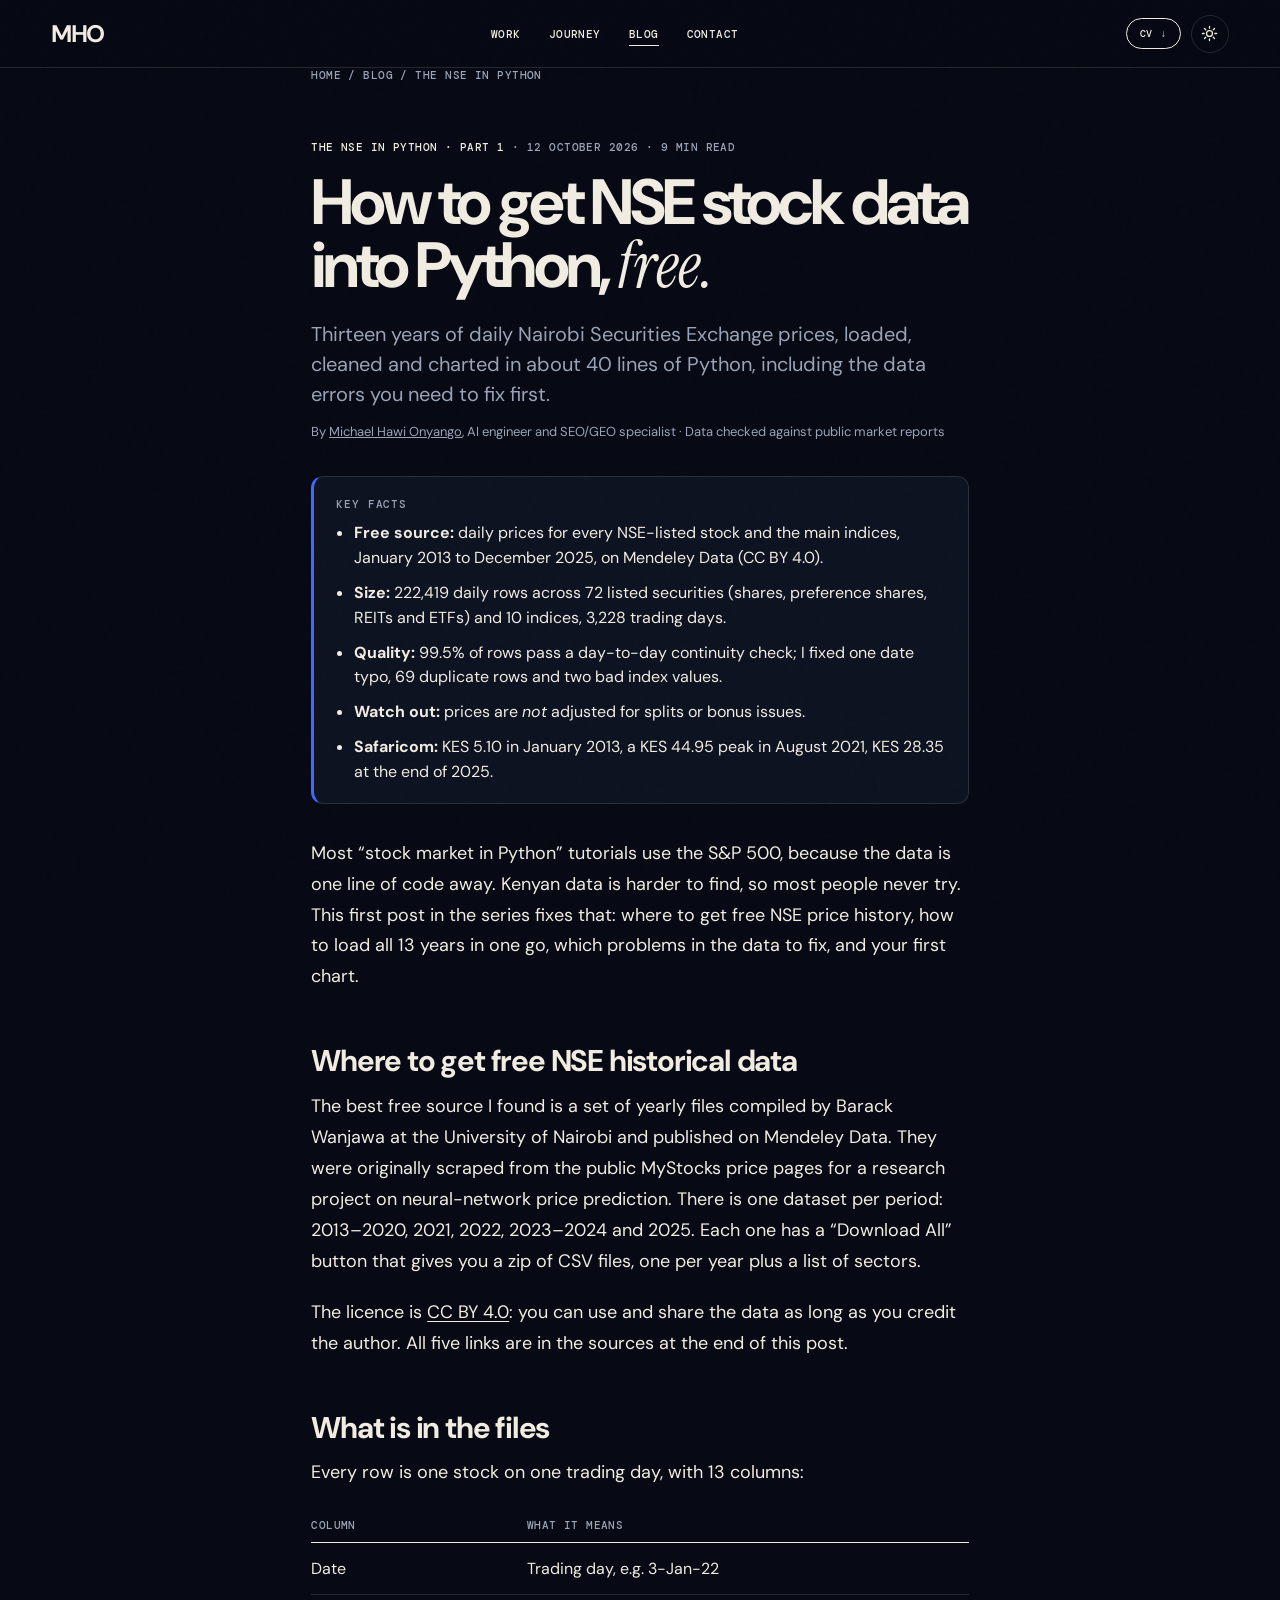
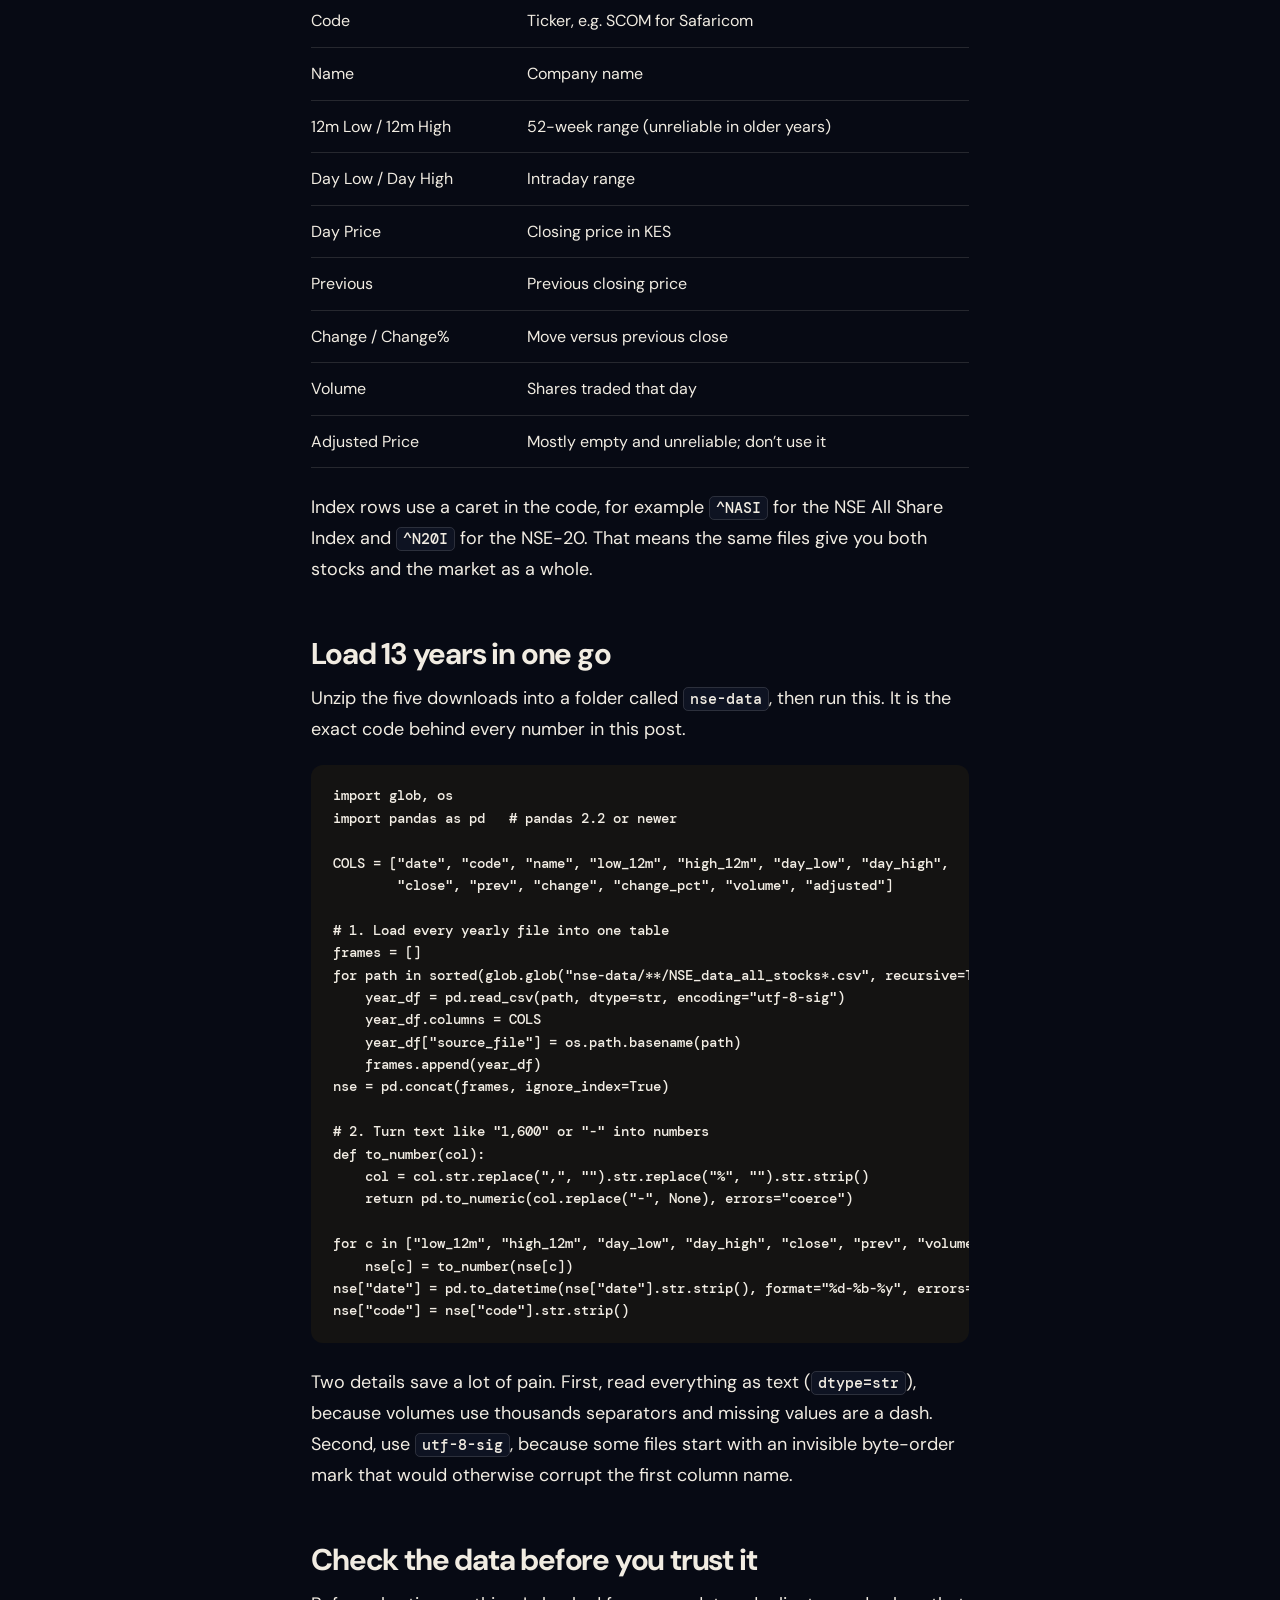
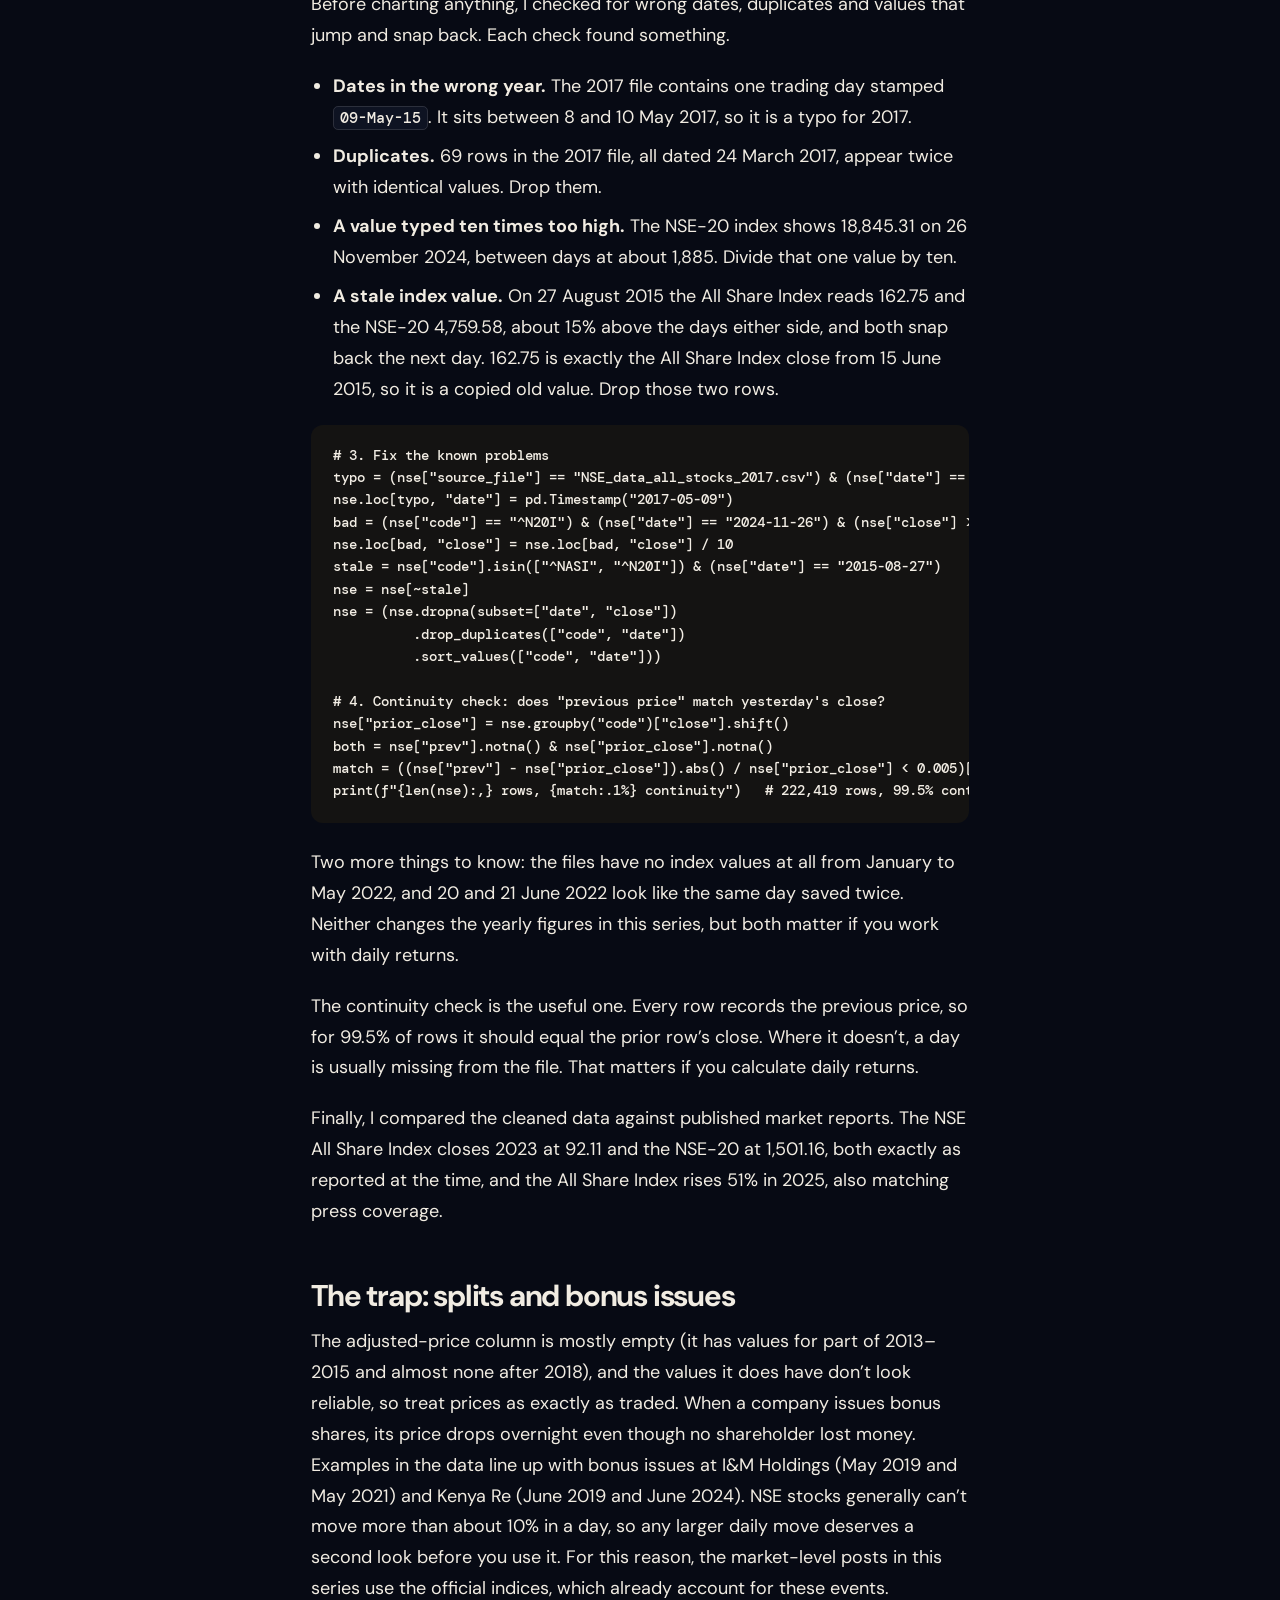
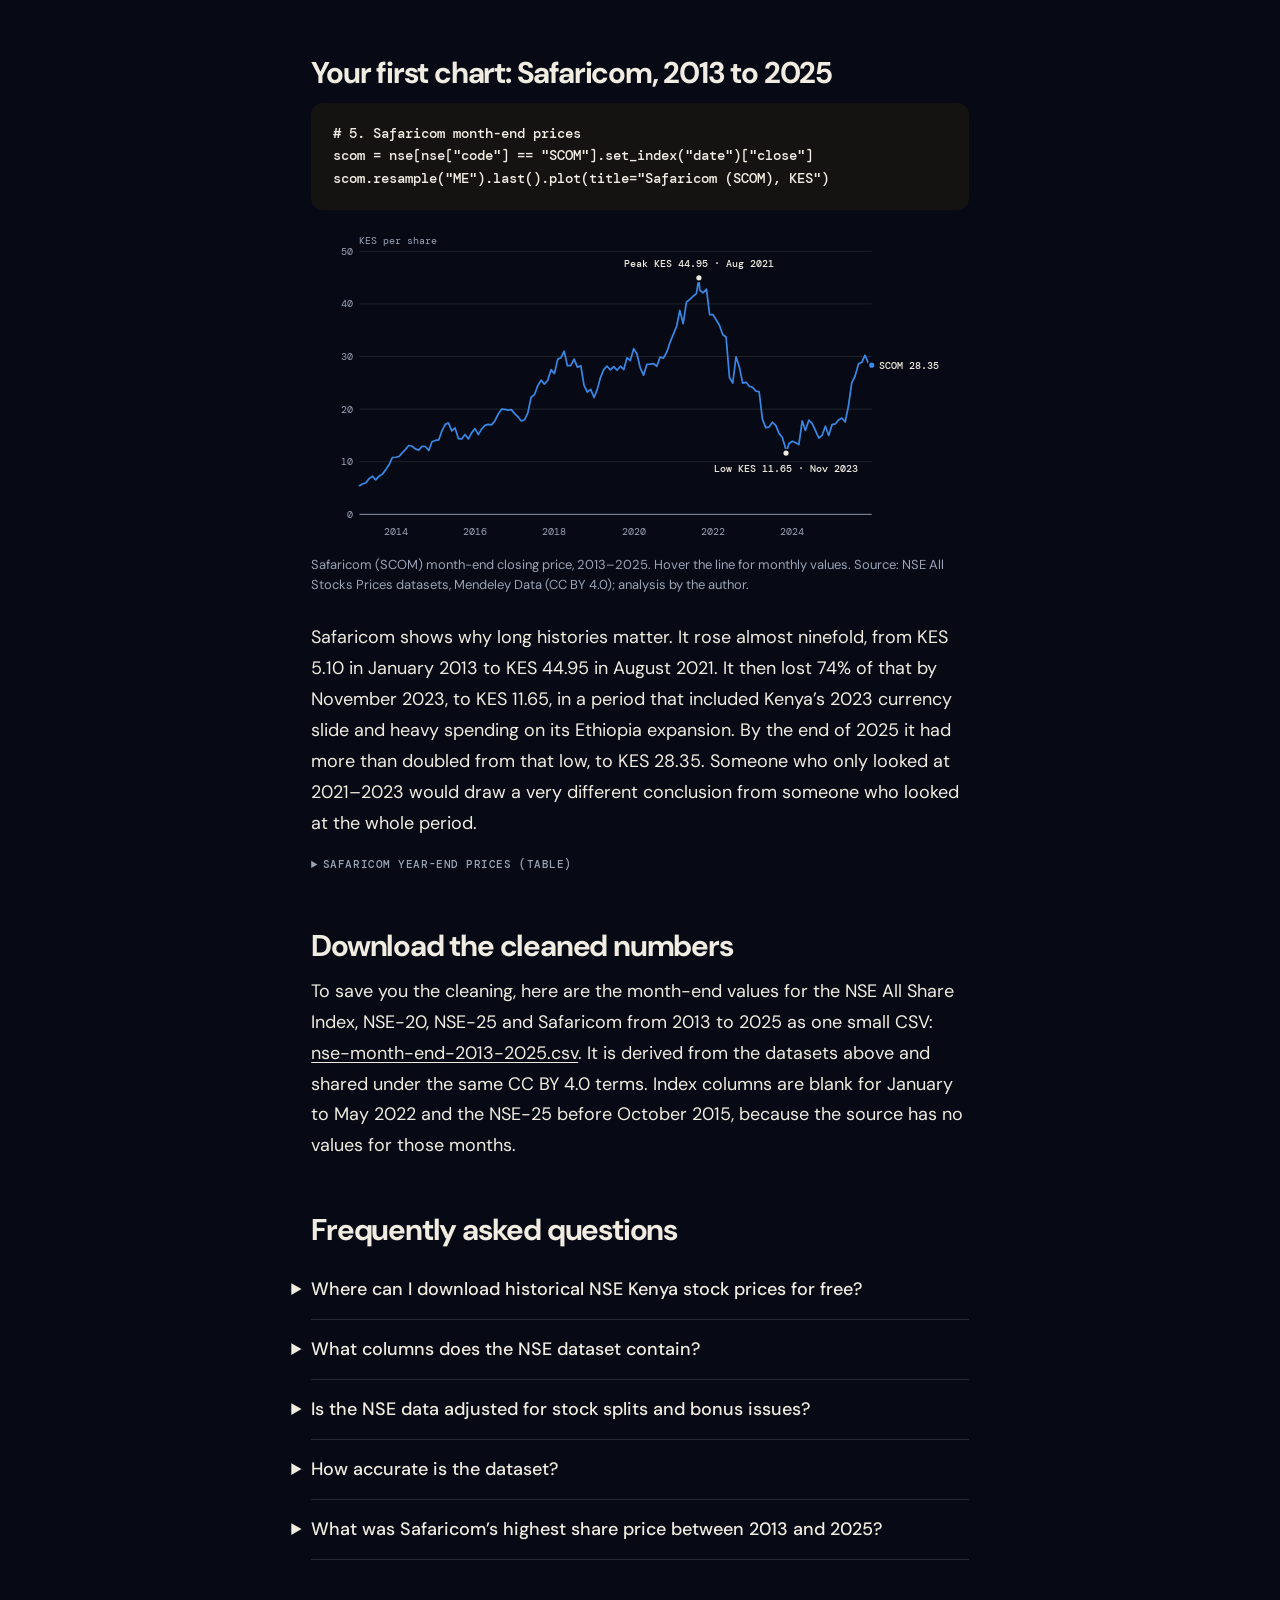
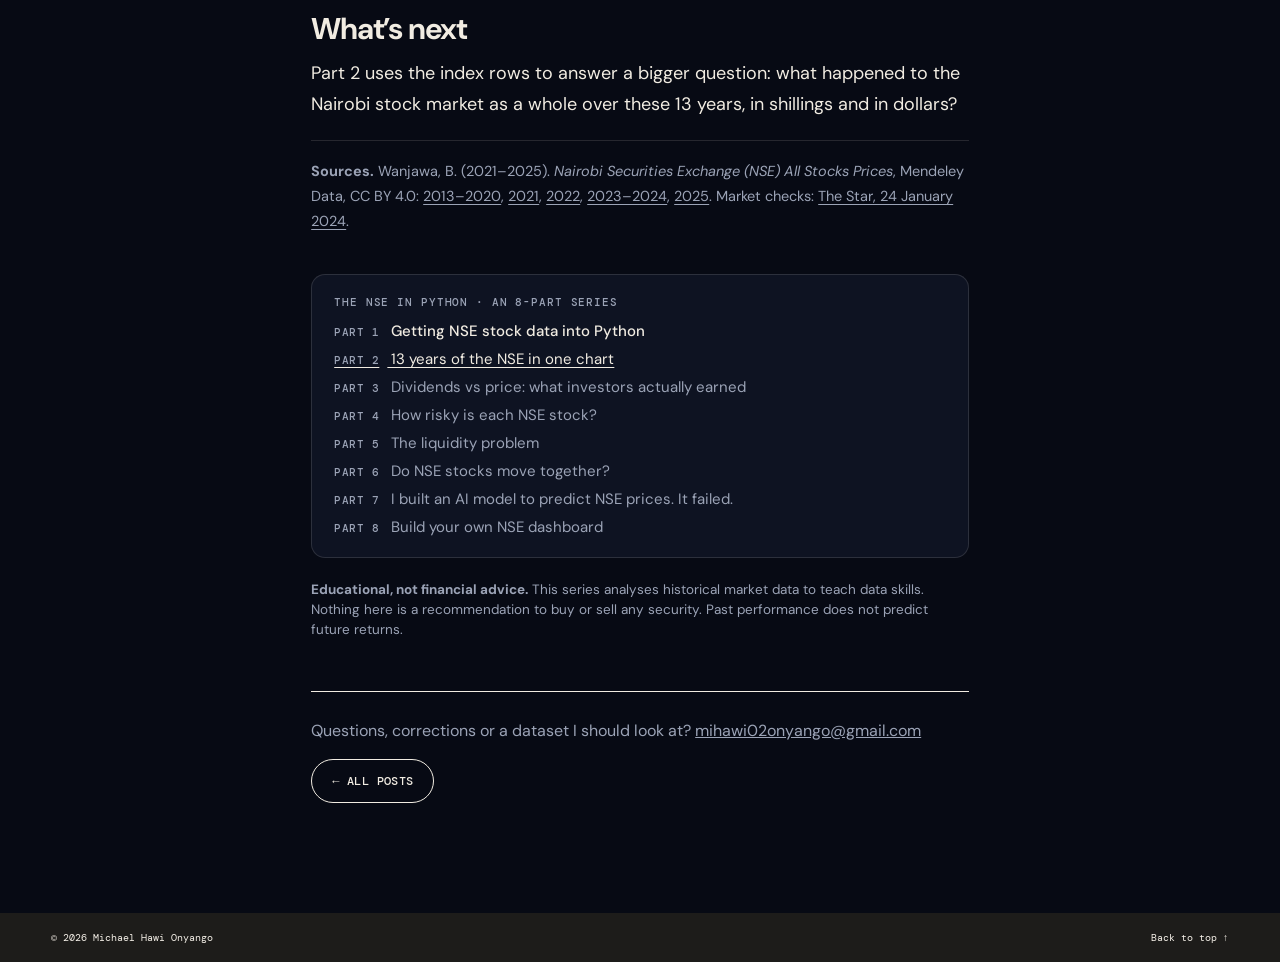
<file: blog/nse-historical-data-python/index.html>
<!doctype html>
<html lang="en">
<head>
  <meta charset="utf-8" />
  <meta name="viewport" content="width=device-width, initial-scale=1" />
  <title>How to get Nairobi Securities Exchange (NSE) stock data into Python | Michael Hawi Onyango</title>
  <meta name="description" content="Free daily NSE Kenya stock prices from 2013 to 2025: where to download them, how to load and clean them in Python, the data errors to fix, and a first Safaricom chart." />
  <meta name="author" content="Michael Hawi Onyango" />
  <meta name="robots" content="index, follow, max-image-preview:large" />
  <meta name="theme-color" content="#f5f0e8" media="(prefers-color-scheme: light)" />
  <meta name="theme-color" content="#070a14" media="(prefers-color-scheme: dark)" />
  <meta name="color-scheme" content="light dark" />
  <link rel="canonical" href="https://michael-hawi-onyango-portfolio.onrender.com/blog/nse-historical-data-python/" />
  <link rel="icon" href="../../favicon.svg" type="image/svg+xml" />
  <link rel="apple-touch-icon" href="../../apple-touch-icon.png" />
  <meta property="og:type" content="article" />
  <meta property="og:site_name" content="Michael Hawi Onyango" />
  <meta property="og:title" content="How to get Nairobi Securities Exchange (NSE) stock data into Python" />
  <meta property="og:description" content="Free daily NSE Kenya stock prices from 2013 to 2025: where to download them, how to load and clean them in Python, the data errors to fix, and a first Safaricom chart." />
  <meta property="og:url" content="https://michael-hawi-onyango-portfolio.onrender.com/blog/nse-historical-data-python/" />
  <meta property="og:image" content="https://michael-hawi-onyango-portfolio.onrender.com/og-image.png" />
  <meta property="article:published_time" content="2026-10-12" />
  <meta property="article:modified_time" content="2026-10-12" />
  <meta name="twitter:card" content="summary_large_image" />
  <script>
    (function () {
      var t = null;
      try { t = localStorage.getItem('theme'); } catch (e) {}
      if (t !== 'light' && t !== 'dark') t = 'dark';
      document.documentElement.setAttribute('data-theme', t);
    })();
  </script>
  <script type="application/ld+json">
{
  "@context": "https://schema.org",
  "@graph": [
    {
      "@type": "BlogPosting",
      "headline": "How to get Nairobi Securities Exchange (NSE) stock data into Python",
      "description": "Free daily NSE Kenya stock prices from 2013 to 2025: where to download them, how to load and clean them in Python, the data errors to fix, and a first Safaricom chart.",
      "datePublished": "2026-10-12",
      "dateModified": "2026-10-12",
      "author": {
        "@type": "Person",
        "@id": "https://michael-hawi-onyango-portfolio.onrender.com/#person",
        "name": "Michael Hawi Onyango",
        "url": "https://michael-hawi-onyango-portfolio.onrender.com/",
        "jobTitle": "AI Engineer, SEO & GEO",
        "sameAs": [
          "https://www.linkedin.com/in/hawionyango",
          "https://github.com/Justhawi"
        ]
      },
      "publisher": {
        "@type": "Person",
        "@id": "https://michael-hawi-onyango-portfolio.onrender.com/#person",
        "name": "Michael Hawi Onyango",
        "url": "https://michael-hawi-onyango-portfolio.onrender.com/",
        "jobTitle": "AI Engineer, SEO & GEO",
        "sameAs": [
          "https://www.linkedin.com/in/hawionyango",
          "https://github.com/Justhawi"
        ]
      },
      "mainEntityOfPage": "https://michael-hawi-onyango-portfolio.onrender.com/blog/nse-historical-data-python/",
      "inLanguage": "en",
      "image": "https://michael-hawi-onyango-portfolio.onrender.com/og-image.png",
      "keywords": [
        "NSE Kenya historical data",
        "Nairobi Securities Exchange Python",
        "Safaricom share price history",
        "NSE stock prices CSV",
        "pandas"
      ],
      "isPartOf": {
        "@type": "CreativeWorkSeries",
        "name": "The NSE in Python"
      },
      "citation": [
        "https://data.mendeley.com/datasets/73rb78pmzw/2",
        "https://data.mendeley.com/datasets/2b63rx67xt"
      ]
    },
    {
      "@type": "BreadcrumbList",
      "itemListElement": [
        {
          "@type": "ListItem",
          "position": 1,
          "name": "Home",
          "item": "https://michael-hawi-onyango-portfolio.onrender.com/"
        },
        {
          "@type": "ListItem",
          "position": 2,
          "name": "Blog",
          "item": "https://michael-hawi-onyango-portfolio.onrender.com/blog/"
        },
        {
          "@type": "ListItem",
          "position": 3,
          "name": "How to get Nairobi Securities Exchange (NSE) stock data into Python",
          "item": "https://michael-hawi-onyango-portfolio.onrender.com/blog/nse-historical-data-python/"
        }
      ]
    },
    {
      "@type": "FAQPage",
      "mainEntity": [
        {
          "@type": "Question",
          "name": "Where can I download historical NSE Kenya stock prices for free?",
          "acceptedAnswer": {
            "@type": "Answer",
            "text": "Barack Wanjawa’s NSE All Stocks Prices datasets on Mendeley Data cover every listed company and the main indices with daily prices from January 2013 to December 2025. They are free under a CC BY 4.0 licence, so you can reuse them with credit."
          }
        },
        {
          "@type": "Question",
          "name": "What columns does the NSE dataset contain?",
          "acceptedAnswer": {
            "@type": "Answer",
            "text": "Thirteen: date, stock code, company name, 12-month low and high, the day’s low, high and closing price, the previous price, change, change %, volume traded and an adjusted price."
          }
        },
        {
          "@type": "Question",
          "name": "Is the NSE data adjusted for stock splits and bonus issues?",
          "acceptedAnswer": {
            "@type": "Answer",
            "text": "No. Prices are as traded. The adjusted-price column is mostly empty and unreliable, so bonus issues and splits (for example I&amp;M Holdings and Kenya Re) show up as sudden drops. Adjust for them before calculating long-term returns."
          }
        },
        {
          "@type": "Question",
          "name": "How accurate is the dataset?",
          "acceptedAnswer": {
            "@type": "Answer",
            "text": "In my checks, 99.5% of rows have a ‘previous price’ that matches the prior day’s close. Index values match published figures, such as the NSE All Share Index closing 2023 at 92.11. I found and fixed one wrong date, 69 duplicate rows and two bad index values."
          }
        },
        {
          "@type": "Question",
          "name": "What was Safaricom’s highest share price between 2013 and 2025?",
          "acceptedAnswer": {
            "@type": "Answer",
            "text": "KES 44.95, on 23 August 2021. It then fell to KES 11.65 on 3 November 2023 before closing 2025 at KES 28.35."
          }
        }
      ]
    },
    {
      "@type": "Dataset",
      "name": "NSE month-end index levels and Safaricom price, 2013–2025",
      "description": "Month-end closing values of the NSE All Share Index, NSE-20, NSE-25 and Safaricom (SCOM), January 2013 to December 2025, cleaned from the Mendeley Data NSE All Stocks Prices datasets.",
      "license": "https://creativecommons.org/licenses/by/4.0/",
      "creator": {
        "@type": "Person",
        "@id": "https://michael-hawi-onyango-portfolio.onrender.com/#person",
        "name": "Michael Hawi Onyango",
        "url": "https://michael-hawi-onyango-portfolio.onrender.com/",
        "jobTitle": "AI Engineer, SEO & GEO",
        "sameAs": [
          "https://www.linkedin.com/in/hawionyango",
          "https://github.com/Justhawi"
        ]
      },
      "isBasedOn": "https://data.mendeley.com/datasets/73rb78pmzw/2",
      "temporalCoverage": "2013-01/2025-12",
      "spatialCoverage": "Kenya",
      "distribution": {
        "@type": "DataDownload",
        "encodingFormat": "text/csv",
        "contentUrl": "https://michael-hawi-onyango-portfolio.onrender.com/blog/nse-python/nse-month-end-2013-2025.csv"
      }
    }
  ]
}
  </script>
  <link rel="preconnect" href="https://fonts.googleapis.com"><link rel="preconnect" href="https://fonts.gstatic.com" crossorigin>
  <link href="https://fonts.googleapis.com/css2?family=Archivo:wdth,wght@62..125,500..900&family=DM+Mono:wght@400;500&family=DM+Sans:opsz,wght@9..40,400;9..40,500;9..40,700&family=Instrument+Serif:ital@0;1&display=swap" rel="stylesheet">
  <link rel="stylesheet" href="../../styles.css" />
</head>
<body class="subpage">
  <a class="skip-link" href="#article">Skip to article</a>
  <div class="noise" aria-hidden="true"></div>

  <header class="site-header scrolled" id="site-header">
    <a class="brand" href="../../" aria-label="Michael Hawi Onyango, home">MHO</a>
    <nav class="main-nav" id="main-nav" aria-label="Main">
      <a href="../../#work">Work</a>
      <a href="../../#journey">Journey</a>
      <a href="../" aria-current="true">Blog</a>
      <a href="../../#contact">Contact</a>
    </nav>
    <div class="header-actions">
      <a class="pill pill-small cv-link" href="../../Michael-Hawi-Onyango-CV.pdf" download>CV <span aria-hidden="true">↓</span></a>
      <button class="icon-btn theme-toggle" id="theme-toggle" type="button" aria-label="Switch to dark mode" aria-pressed="false">
        <svg class="i-moon" viewBox="0 0 24 24" aria-hidden="true"><path d="M20 14.5A8.5 8.5 0 0 1 9.5 4a8.5 8.5 0 1 0 10.5 10.5Z"/></svg>
        <svg class="i-sun" viewBox="0 0 24 24" aria-hidden="true"><circle cx="12" cy="12" r="4.2"/><path d="M12 2v2.5M12 19.5V22M2 12h2.5M19.5 12H22M4.9 4.9l1.8 1.8M17.3 17.3l1.8 1.8M4.9 19.1l1.8-1.8M17.3 6.7l1.8-1.8"/></svg>
      </button>
      <button class="icon-btn menu-toggle" id="menu-toggle" type="button" aria-label="Open menu" aria-expanded="false" aria-controls="main-nav"><span></span><span></span></button>
    </div>
  </header>

  <main id="article" class="article-wrap">
    <nav class="crumbs" aria-label="Breadcrumb"><a href="../../">Home</a> / <a href="../">Blog</a> / <span>The NSE in Python</span></nav>
    <article class="article">
      <header class="article-head">
        <p class="post-meta"><span class="tag">The NSE in Python · Part 1</span> · <time datetime="2026-10-12">12 October 2026</time> · 9 min read</p>
        <h1>How to get NSE stock data into Python, <em>free.</em></h1>
        <p class="article-lede">Thirteen years of daily Nairobi Securities Exchange prices, loaded, cleaned and charted in about 40 lines of Python, including the data errors you need to fix first.</p>
        <p class="byline">By <a href="../../">Michael Hawi Onyango</a>, AI engineer and SEO/GEO specialist · Data checked against public market reports</p>
      </header>

      <section class="key-facts" aria-label="Key facts">
        <h2>Key facts</h2>
        <ul>
          <li><strong>Free source:</strong> daily prices for every NSE-listed stock and the main indices, January 2013 to December 2025, on Mendeley Data (CC BY 4.0).</li>
          <li><strong>Size:</strong> 222,419 daily rows across 72 listed securities (shares, preference shares, REITs and ETFs) and 10 indices, 3,228 trading days.</li>
          <li><strong>Quality:</strong> 99.5% of rows pass a day-to-day continuity check; I fixed one date typo, 69 duplicate rows and two bad index values.</li>
          <li><strong>Watch out:</strong> prices are <em>not</em> adjusted for splits or bonus issues.</li>
          <li><strong>Safaricom:</strong> KES 5.10 in January 2013, a KES 44.95 peak in August 2021, KES 28.35 at the end of 2025.</li>
        </ul>
      </section>

      <div class="prose">
        <p>Most “stock market in Python” tutorials use the S&amp;P 500, because the data is one line of code away. Kenyan data is harder to find, so most people never try. This first post in the series fixes that: where to get free NSE price history, how to load all 13 years in one go, which problems in the data to fix, and your first chart.</p>

        <h2>Where to get free NSE historical data</h2>
        <p>The best free source I found is a set of yearly files compiled by Barack Wanjawa at the University of Nairobi and published on Mendeley Data. They were originally scraped from the public MyStocks price pages for a research project on neural-network price prediction. There is one dataset per period: 2013–2020, 2021, 2022, 2023–2024 and 2025. Each one has a “Download All” button that gives you a zip of CSV files, one per year plus a list of sectors.</p>
        <p>The licence is <a href="https://creativecommons.org/licenses/by/4.0/">CC BY 4.0</a>: you can use and share the data as long as you credit the author. All five links are in the sources at the end of this post.</p>

        <h2>What is in the files</h2>
        <p>Every row is one stock on one trading day, with 13 columns:</p>
        <div class="table-wrap"><table><thead><tr><th>Column</th><th>What it means</th></tr></thead><tbody><tr><td>Date</td><td>Trading day, e.g. 3-Jan-22</td></tr><tr><td>Code</td><td>Ticker, e.g. SCOM for Safaricom</td></tr><tr><td>Name</td><td>Company name</td></tr><tr><td>12m Low / 12m High</td><td>52-week range (unreliable in older years)</td></tr><tr><td>Day Low / Day High</td><td>Intraday range</td></tr><tr><td>Day Price</td><td>Closing price in KES</td></tr><tr><td>Previous</td><td>Previous closing price</td></tr><tr><td>Change / Change%</td><td>Move versus previous close</td></tr><tr><td>Volume</td><td>Shares traded that day</td></tr><tr><td>Adjusted Price</td><td>Mostly empty and unreliable; don’t use it</td></tr></tbody></table></div>
        <p>Index rows use a caret in the code, for example <code>^NASI</code> for the NSE All Share Index and <code>^N20I</code> for the NSE-20. That means the same files give you both stocks and the market as a whole.</p>

        <h2>Load 13 years in one go</h2>
        <p>Unzip the five downloads into a folder called <code>nse-data</code>, then run this. It is the exact code behind every number in this post.</p>
<pre><code>import glob, os
import pandas as pd   # pandas 2.2 or newer

COLS = ["date", "code", "name", "low_12m", "high_12m", "day_low", "day_high",
        "close", "prev", "change", "change_pct", "volume", "adjusted"]

# 1. Load every yearly file into one table
frames = []
for path in sorted(glob.glob("nse-data/**/NSE_data_all_stocks*.csv", recursive=True)):
    year_df = pd.read_csv(path, dtype=str, encoding="utf-8-sig")
    year_df.columns = COLS
    year_df["source_file"] = os.path.basename(path)
    frames.append(year_df)
nse = pd.concat(frames, ignore_index=True)

# 2. Turn text like "1,600" or "-" into numbers
def to_number(col):
    col = col.str.replace(",", "").str.replace("%", "").str.strip()
    return pd.to_numeric(col.replace("-", None), errors="coerce")

for c in ["low_12m", "high_12m", "day_low", "day_high", "close", "prev", "volume"]:
    nse[c] = to_number(nse[c])
nse["date"] = pd.to_datetime(nse["date"].str.strip(), format="%d-%b-%y", errors="coerce")
nse["code"] = nse["code"].str.strip()</code></pre>
        <p>Two details save a lot of pain. First, read everything as text (<code>dtype=str</code>), because volumes use thousands separators and missing values are a dash. Second, use <code>utf-8-sig</code>, because some files start with an invisible byte-order mark that would otherwise corrupt the first column name.</p>

        <h2>Check the data before you trust it</h2>
        <p>Before charting anything, I checked for wrong dates, duplicates and values that jump and snap back. Each check found something.</p>
        <ul>
          <li><strong>Dates in the wrong year.</strong> The 2017 file contains one trading day stamped <code>09-May-15</code>. It sits between 8 and 10 May 2017, so it is a typo for 2017.</li>
          <li><strong>Duplicates.</strong> 69 rows in the 2017 file, all dated 24 March 2017, appear twice with identical values. Drop them.</li>
          <li><strong>A value typed ten times too high.</strong> The NSE-20 index shows 18,845.31 on 26 November 2024, between days at about 1,885. Divide that one value by ten.</li>
          <li><strong>A stale index value.</strong> On 27 August 2015 the All Share Index reads 162.75 and the NSE-20 4,759.58, about 15% above the days either side, and both snap back the next day. 162.75 is exactly the All Share Index close from 15 June 2015, so it is a copied old value. Drop those two rows.</li>
        </ul>
<pre><code># 3. Fix the known problems
typo = (nse["source_file"] == "NSE_data_all_stocks_2017.csv") &amp; (nse["date"] == "2015-05-09")
nse.loc[typo, "date"] = pd.Timestamp("2017-05-09")
bad = (nse["code"] == "^N20I") &amp; (nse["date"] == "2024-11-26") &amp; (nse["close"] &gt; 10_000)
nse.loc[bad, "close"] = nse.loc[bad, "close"] / 10
stale = nse["code"].isin(["^NASI", "^N20I"]) &amp; (nse["date"] == "2015-08-27")
nse = nse[~stale]
nse = (nse.dropna(subset=["date", "close"])
          .drop_duplicates(["code", "date"])
          .sort_values(["code", "date"]))

# 4. Continuity check: does "previous price" match yesterday's close?
nse["prior_close"] = nse.groupby("code")["close"].shift()
both = nse["prev"].notna() &amp; nse["prior_close"].notna()
match = ((nse["prev"] - nse["prior_close"]).abs() / nse["prior_close"] &lt; 0.005)[both].mean()
print(f"{len(nse):,} rows, {match:.1%} continuity")   # 222,419 rows, 99.5% continuity</code></pre>
        <p>Two more things to know: the files have no index values at all from January to May 2022, and 20 and 21 June 2022 look like the same day saved twice. Neither changes the yearly figures in this series, but both matter if you work with daily returns.</p>
        <p>The continuity check is the useful one. Every row records the previous price, so for 99.5% of rows it should equal the prior row’s close. Where it doesn’t, a day is usually missing from the file. That matters if you calculate daily returns.</p>
        <p>Finally, I compared the cleaned data against published market reports. The NSE All Share Index closes 2023 at 92.11 and the NSE-20 at 1,501.16, both exactly as reported at the time, and the All Share Index rises 51% in 2025, also matching press coverage.</p>

        <h2>The trap: splits and bonus issues</h2>
        <p>The adjusted-price column is mostly empty (it has values for part of 2013–2015 and almost none after 2018), and the values it does have don’t look reliable, so treat prices as exactly as traded. When a company issues bonus shares, its price drops overnight even though no shareholder lost money. Examples in the data line up with bonus issues at I&amp;M Holdings (May 2019 and May 2021) and Kenya Re (June 2019 and June 2024). NSE stocks generally can’t move more than about 10% in a day, so any larger daily move deserves a second look before you use it. For this reason, the market-level posts in this series use the official indices, which already account for these events.</p>

        <h2>Your first chart: Safaricom, 2013 to 2025</h2>
<pre><code># 5. Safaricom month-end prices
scom = nse[nse["code"] == "SCOM"].set_index("date")["close"]
scom.resample("ME").last().plot(title="Safaricom (SCOM), KES")</code></pre>
        <figure class="post-chart">
          <svg viewBox="0 0 760 360" class="viz" role="img" aria-label="Safaricom (SCOM) month-end share price, January 2013 to December 2025, Kenya shillings"><line class="viz-grid" x1="56" x2="648" y1="324.0" y2="324.0"/><text class="viz-tick" x="48" y="328.0" text-anchor="end">0</text><line class="viz-grid" x1="56" x2="648" y1="263.2" y2="263.2"/><text class="viz-tick" x="48" y="267.2" text-anchor="end">10</text><line class="viz-grid" x1="56" x2="648" y1="202.4" y2="202.4"/><text class="viz-tick" x="48" y="206.4" text-anchor="end">20</text><line class="viz-grid" x1="56" x2="648" y1="141.6" y2="141.6"/><text class="viz-tick" x="48" y="145.6" text-anchor="end">30</text><line class="viz-grid" x1="56" x2="648" y1="80.8" y2="80.8"/><text class="viz-tick" x="48" y="84.8" text-anchor="end">40</text><line class="viz-grid" x1="56" x2="648" y1="20.0" y2="20.0"/><text class="viz-tick" x="48" y="24.0" text-anchor="end">50</text><text class="viz-tick" x="98.0" y="348" text-anchor="middle">2014</text><text class="viz-tick" x="189.7" y="348" text-anchor="middle">2016</text><text class="viz-tick" x="281.4" y="348" text-anchor="middle">2018</text><text class="viz-tick" x="373.0" y="348" text-anchor="middle">2020</text><text class="viz-tick" x="464.8" y="348" text-anchor="middle">2022</text><text class="viz-tick" x="556.4" y="348" text-anchor="middle">2024</text><line class="viz-axis" x1="56" x2="648" y1="324" y2="324"/><text class="viz-tick" x="56" y="12">KES per share</text><polyline class="viz-line s1" points="56.0,290.9 59.5,289.0 63.4,287.5 67.2,282.7 71.1,279.9 74.8,284.2 78.7,279.9 82.6,277.5 86.4,272.3 90.3,266.5 94.0,258.3 97.9,258.0 101.8,257.1 105.3,252.9 109.2,248.9 113.0,244.4 116.9,245.3 120.6,248.3 124.5,249.8 128.4,245.3 132.2,245.6 136.1,250.1 139.8,240.1 143.7,238.6 147.6,238.0 151.1,227.9 155.0,220.3 158.8,218.2 162.7,227.6 166.4,224.0 170.3,236.4 174.2,236.8 178.0,231.6 181.9,236.8 185.6,229.8 189.5,224.9 193.4,231.9 197.1,225.5 201.0,221.2 204.7,220.0 208.6,220.6 212.4,216.1 216.3,208.2 220.2,202.4 223.9,202.7 227.8,203.6 231.6,203.0 235.5,207.9 239.4,211.5 242.9,216.1 246.8,214.6 250.5,207.0 254.4,188.7 258.2,185.7 262.1,175.0 266.0,169.0 269.7,173.5 273.6,169.0 277.4,156.8 281.3,161.4 285.2,144.6 288.7,143.1 292.6,135.5 296.3,152.2 300.2,152.2 304.0,144.6 307.9,153.8 311.8,152.2 315.5,175.0 319.4,182.6 323.2,179.6 327.1,189.0 331.0,179.0 334.5,165.9 338.4,156.5 342.1,152.8 346.0,157.1 349.8,153.2 353.7,157.4 357.6,152.8 361.4,156.8 365.2,143.1 369.0,146.2 372.9,132.5 376.8,138.9 380.4,154.4 384.3,163.2 388.1,150.7 392.0,150.4 395.7,149.8 399.6,152.8 403.5,142.2 407.3,143.4 411.2,136.4 414.9,125.2 418.8,115.8 422.7,106.0 426.2,88.4 430.1,103.6 433.9,78.7 437.8,75.6 441.5,72.0 445.4,68.9 448.3,50.7 449.3,65.0 453.1,68.0 457.0,63.8 460.7,93.3 464.6,93.3 468.5,99.6 472.0,105.4 475.9,116.4 479.7,119.1 483.6,165.9 487.4,172.3 491.2,141.9 495.1,154.1 498.9,172.3 502.8,171.4 506.6,176.0 510.4,177.2 514.3,181.7 517.9,182.3 521.7,214.0 525.5,223.7 529.4,223.1 533.2,217.6 537.1,221.2 540.9,230.4 544.7,235.2 548.6,248.3 549.0,253.2 552.4,242.2 556.3,239.5 560.1,241.3 563.8,243.4 567.7,216.1 571.4,227.0 575.3,215.2 579.1,218.8 583.0,227.3 586.9,235.8 590.6,232.8 594.5,222.2 598.3,232.8 602.2,220.3 606.1,219.4 609.6,214.9 613.5,212.7 617.3,217.3 621.1,198.8 624.9,172.0 628.8,164.1 632.7,150.1 636.5,148.3 640.3,140.1 644.1,149.2 648.0,151.6"/><circle class="viz-end s1" cx="648.0" cy="151.6" r="4"/><text class="viz-label" x="657.0" y="155.6">SCOM 28.35</text><circle class="viz-ann" cx="448.3" cy="50.7" r="4"/><text class="viz-label" x="448.3" y="38.7" text-anchor="middle">Peak KES 44.95 · Aug 2021</text><circle class="viz-ann" cx="549.0" cy="253.2" r="4"/><text class="viz-label" x="549.0" y="275.2" text-anchor="middle">Low KES 11.65 · Nov 2023</text><rect class="viz-hit" x="53.0" y="20" width="6" height="304"><title>Jan 2013: SCOM 5.45</title></rect><rect class="viz-hit" x="56.5" y="20" width="6" height="304"><title>Feb 2013: SCOM 5.75</title></rect><rect class="viz-hit" x="60.4" y="20" width="6" height="304"><title>Mar 2013: SCOM 6.00</title></rect><rect class="viz-hit" x="64.2" y="20" width="6" height="304"><title>Apr 2013: SCOM 6.80</title></rect><rect class="viz-hit" x="68.1" y="20" width="6" height="304"><title>May 2013: SCOM 7.25</title></rect><rect class="viz-hit" x="71.8" y="20" width="6" height="304"><title>Jun 2013: SCOM 6.55</title></rect><rect class="viz-hit" x="75.7" y="20" width="6" height="304"><title>Jul 2013: SCOM 7.25</title></rect><rect class="viz-hit" x="79.6" y="20" width="6" height="304"><title>Aug 2013: SCOM 7.65</title></rect><rect class="viz-hit" x="83.4" y="20" width="6" height="304"><title>Sep 2013: SCOM 8.50</title></rect><rect class="viz-hit" x="87.3" y="20" width="6" height="304"><title>Oct 2013: SCOM 9.45</title></rect><rect class="viz-hit" x="91.0" y="20" width="6" height="304"><title>Nov 2013: SCOM 10.80</title></rect><rect class="viz-hit" x="94.9" y="20" width="6" height="304"><title>Dec 2013: SCOM 10.85</title></rect><rect class="viz-hit" x="98.8" y="20" width="6" height="304"><title>Jan 2014: SCOM 11.00</title></rect><rect class="viz-hit" x="102.3" y="20" width="6" height="304"><title>Feb 2014: SCOM 11.70</title></rect><rect class="viz-hit" x="106.2" y="20" width="6" height="304"><title>Mar 2014: SCOM 12.35</title></rect><rect class="viz-hit" x="110.0" y="20" width="6" height="304"><title>Apr 2014: SCOM 13.10</title></rect><rect class="viz-hit" x="113.9" y="20" width="6" height="304"><title>May 2014: SCOM 12.95</title></rect><rect class="viz-hit" x="117.6" y="20" width="6" height="304"><title>Jun 2014: SCOM 12.45</title></rect><rect class="viz-hit" x="121.5" y="20" width="6" height="304"><title>Jul 2014: SCOM 12.20</title></rect><rect class="viz-hit" x="125.4" y="20" width="6" height="304"><title>Aug 2014: SCOM 12.95</title></rect><rect class="viz-hit" x="129.2" y="20" width="6" height="304"><title>Sep 2014: SCOM 12.90</title></rect><rect class="viz-hit" x="133.1" y="20" width="6" height="304"><title>Oct 2014: SCOM 12.15</title></rect><rect class="viz-hit" x="136.8" y="20" width="6" height="304"><title>Nov 2014: SCOM 13.80</title></rect><rect class="viz-hit" x="140.7" y="20" width="6" height="304"><title>Dec 2014: SCOM 14.05</title></rect><rect class="viz-hit" x="144.6" y="20" width="6" height="304"><title>Jan 2015: SCOM 14.15</title></rect><rect class="viz-hit" x="148.1" y="20" width="6" height="304"><title>Feb 2015: SCOM 15.80</title></rect><rect class="viz-hit" x="152.0" y="20" width="6" height="304"><title>Mar 2015: SCOM 17.05</title></rect><rect class="viz-hit" x="155.8" y="20" width="6" height="304"><title>Apr 2015: SCOM 17.40</title></rect><rect class="viz-hit" x="159.7" y="20" width="6" height="304"><title>May 2015: SCOM 15.85</title></rect><rect class="viz-hit" x="163.4" y="20" width="6" height="304"><title>Jun 2015: SCOM 16.45</title></rect><rect class="viz-hit" x="167.3" y="20" width="6" height="304"><title>Jul 2015: SCOM 14.40</title></rect><rect class="viz-hit" x="171.2" y="20" width="6" height="304"><title>Aug 2015: SCOM 14.35</title></rect><rect class="viz-hit" x="175.0" y="20" width="6" height="304"><title>Sep 2015: SCOM 15.20</title></rect><rect class="viz-hit" x="178.9" y="20" width="6" height="304"><title>Oct 2015: SCOM 14.35</title></rect><rect class="viz-hit" x="182.6" y="20" width="6" height="304"><title>Nov 2015: SCOM 15.50</title></rect><rect class="viz-hit" x="186.5" y="20" width="6" height="304"><title>Dec 2015: SCOM 16.30</title></rect><rect class="viz-hit" x="190.4" y="20" width="6" height="304"><title>Jan 2016: SCOM 15.15</title></rect><rect class="viz-hit" x="194.1" y="20" width="6" height="304"><title>Feb 2016: SCOM 16.20</title></rect><rect class="viz-hit" x="198.0" y="20" width="6" height="304"><title>Mar 2016: SCOM 16.90</title></rect><rect class="viz-hit" x="201.7" y="20" width="6" height="304"><title>Apr 2016: SCOM 17.10</title></rect><rect class="viz-hit" x="205.6" y="20" width="6" height="304"><title>May 2016: SCOM 17.00</title></rect><rect class="viz-hit" x="209.4" y="20" width="6" height="304"><title>Jun 2016: SCOM 17.75</title></rect><rect class="viz-hit" x="213.3" y="20" width="6" height="304"><title>Jul 2016: SCOM 19.05</title></rect><rect class="viz-hit" x="217.2" y="20" width="6" height="304"><title>Aug 2016: SCOM 20.00</title></rect><rect class="viz-hit" x="220.9" y="20" width="6" height="304"><title>Sep 2016: SCOM 19.95</title></rect><rect class="viz-hit" x="224.8" y="20" width="6" height="304"><title>Oct 2016: SCOM 19.80</title></rect><rect class="viz-hit" x="228.6" y="20" width="6" height="304"><title>Nov 2016: SCOM 19.90</title></rect><rect class="viz-hit" x="232.5" y="20" width="6" height="304"><title>Dec 2016: SCOM 19.10</title></rect><rect class="viz-hit" x="236.4" y="20" width="6" height="304"><title>Jan 2017: SCOM 18.50</title></rect><rect class="viz-hit" x="239.9" y="20" width="6" height="304"><title>Feb 2017: SCOM 17.75</title></rect><rect class="viz-hit" x="243.8" y="20" width="6" height="304"><title>Mar 2017: SCOM 18.00</title></rect><rect class="viz-hit" x="247.5" y="20" width="6" height="304"><title>Apr 2017: SCOM 19.25</title></rect><rect class="viz-hit" x="251.4" y="20" width="6" height="304"><title>May 2017: SCOM 22.25</title></rect><rect class="viz-hit" x="255.2" y="20" width="6" height="304"><title>Jun 2017: SCOM 22.75</title></rect><rect class="viz-hit" x="259.1" y="20" width="6" height="304"><title>Jul 2017: SCOM 24.50</title></rect><rect class="viz-hit" x="263.0" y="20" width="6" height="304"><title>Aug 2017: SCOM 25.50</title></rect><rect class="viz-hit" x="266.7" y="20" width="6" height="304"><title>Sep 2017: SCOM 24.75</title></rect><rect class="viz-hit" x="270.6" y="20" width="6" height="304"><title>Oct 2017: SCOM 25.50</title></rect><rect class="viz-hit" x="274.4" y="20" width="6" height="304"><title>Nov 2017: SCOM 27.50</title></rect><rect class="viz-hit" x="278.3" y="20" width="6" height="304"><title>Dec 2017: SCOM 26.75</title></rect><rect class="viz-hit" x="282.2" y="20" width="6" height="304"><title>Jan 2018: SCOM 29.50</title></rect><rect class="viz-hit" x="285.7" y="20" width="6" height="304"><title>Feb 2018: SCOM 29.75</title></rect><rect class="viz-hit" x="289.6" y="20" width="6" height="304"><title>Mar 2018: SCOM 31.00</title></rect><rect class="viz-hit" x="293.3" y="20" width="6" height="304"><title>Apr 2018: SCOM 28.25</title></rect><rect class="viz-hit" x="297.2" y="20" width="6" height="304"><title>May 2018: SCOM 28.25</title></rect><rect class="viz-hit" x="301.0" y="20" width="6" height="304"><title>Jun 2018: SCOM 29.50</title></rect><rect class="viz-hit" x="304.9" y="20" width="6" height="304"><title>Jul 2018: SCOM 28.00</title></rect><rect class="viz-hit" x="308.8" y="20" width="6" height="304"><title>Aug 2018: SCOM 28.25</title></rect><rect class="viz-hit" x="312.5" y="20" width="6" height="304"><title>Sep 2018: SCOM 24.50</title></rect><rect class="viz-hit" x="316.4" y="20" width="6" height="304"><title>Oct 2018: SCOM 23.25</title></rect><rect class="viz-hit" x="320.2" y="20" width="6" height="304"><title>Nov 2018: SCOM 23.75</title></rect><rect class="viz-hit" x="324.1" y="20" width="6" height="304"><title>Dec 2018: SCOM 22.20</title></rect><rect class="viz-hit" x="328.0" y="20" width="6" height="304"><title>Jan 2019: SCOM 23.85</title></rect><rect class="viz-hit" x="331.5" y="20" width="6" height="304"><title>Feb 2019: SCOM 26.00</title></rect><rect class="viz-hit" x="335.4" y="20" width="6" height="304"><title>Mar 2019: SCOM 27.55</title></rect><rect class="viz-hit" x="339.1" y="20" width="6" height="304"><title>Apr 2019: SCOM 28.15</title></rect><rect class="viz-hit" x="343.0" y="20" width="6" height="304"><title>May 2019: SCOM 27.45</title></rect><rect class="viz-hit" x="346.8" y="20" width="6" height="304"><title>Jun 2019: SCOM 28.10</title></rect><rect class="viz-hit" x="350.7" y="20" width="6" height="304"><title>Jul 2019: SCOM 27.40</title></rect><rect class="viz-hit" x="354.6" y="20" width="6" height="304"><title>Aug 2019: SCOM 28.15</title></rect><rect class="viz-hit" x="358.4" y="20" width="6" height="304"><title>Sep 2019: SCOM 27.50</title></rect><rect class="viz-hit" x="362.2" y="20" width="6" height="304"><title>Oct 2019: SCOM 29.75</title></rect><rect class="viz-hit" x="366.0" y="20" width="6" height="304"><title>Nov 2019: SCOM 29.25</title></rect><rect class="viz-hit" x="369.9" y="20" width="6" height="304"><title>Dec 2019: SCOM 31.50</title></rect><rect class="viz-hit" x="373.8" y="20" width="6" height="304"><title>Jan 2020: SCOM 30.45</title></rect><rect class="viz-hit" x="377.4" y="20" width="6" height="304"><title>Feb 2020: SCOM 27.90</title></rect><rect class="viz-hit" x="381.3" y="20" width="6" height="304"><title>Mar 2020: SCOM 26.45</title></rect><rect class="viz-hit" x="385.1" y="20" width="6" height="304"><title>Apr 2020: SCOM 28.50</title></rect><rect class="viz-hit" x="389.0" y="20" width="6" height="304"><title>May 2020: SCOM 28.55</title></rect><rect class="viz-hit" x="392.7" y="20" width="6" height="304"><title>Jun 2020: SCOM 28.65</title></rect><rect class="viz-hit" x="396.6" y="20" width="6" height="304"><title>Jul 2020: SCOM 28.15</title></rect><rect class="viz-hit" x="400.5" y="20" width="6" height="304"><title>Aug 2020: SCOM 29.90</title></rect><rect class="viz-hit" x="404.3" y="20" width="6" height="304"><title>Sep 2020: SCOM 29.70</title></rect><rect class="viz-hit" x="408.2" y="20" width="6" height="304"><title>Oct 2020: SCOM 30.85</title></rect><rect class="viz-hit" x="411.9" y="20" width="6" height="304"><title>Nov 2020: SCOM 32.70</title></rect><rect class="viz-hit" x="415.8" y="20" width="6" height="304"><title>Dec 2020: SCOM 34.25</title></rect><rect class="viz-hit" x="419.7" y="20" width="6" height="304"><title>Jan 2021: SCOM 35.85</title></rect><rect class="viz-hit" x="423.2" y="20" width="6" height="304"><title>Feb 2021: SCOM 38.75</title></rect><rect class="viz-hit" x="427.1" y="20" width="6" height="304"><title>Mar 2021: SCOM 36.25</title></rect><rect class="viz-hit" x="430.9" y="20" width="6" height="304"><title>Apr 2021: SCOM 40.35</title></rect><rect class="viz-hit" x="434.8" y="20" width="6" height="304"><title>May 2021: SCOM 40.85</title></rect><rect class="viz-hit" x="438.5" y="20" width="6" height="304"><title>Jun 2021: SCOM 41.45</title></rect><rect class="viz-hit" x="442.4" y="20" width="6" height="304"><title>Jul 2021: SCOM 41.95</title></rect><rect class="viz-hit" x="445.3" y="20" width="6" height="304"><title>Aug 2021: SCOM 44.95</title></rect><rect class="viz-hit" x="446.3" y="20" width="6" height="304"><title>Aug 2021: SCOM 42.60</title></rect><rect class="viz-hit" x="450.1" y="20" width="6" height="304"><title>Sep 2021: SCOM 42.10</title></rect><rect class="viz-hit" x="454.0" y="20" width="6" height="304"><title>Oct 2021: SCOM 42.80</title></rect><rect class="viz-hit" x="457.7" y="20" width="6" height="304"><title>Nov 2021: SCOM 37.95</title></rect><rect class="viz-hit" x="461.6" y="20" width="6" height="304"><title>Dec 2021: SCOM 37.95</title></rect><rect class="viz-hit" x="465.5" y="20" width="6" height="304"><title>Jan 2022: SCOM 36.90</title></rect><rect class="viz-hit" x="469.0" y="20" width="6" height="304"><title>Feb 2022: SCOM 35.95</title></rect><rect class="viz-hit" x="472.9" y="20" width="6" height="304"><title>Mar 2022: SCOM 34.15</title></rect><rect class="viz-hit" x="476.7" y="20" width="6" height="304"><title>Apr 2022: SCOM 33.70</title></rect><rect class="viz-hit" x="480.6" y="20" width="6" height="304"><title>May 2022: SCOM 26.00</title></rect><rect class="viz-hit" x="484.4" y="20" width="6" height="304"><title>Jun 2022: SCOM 24.95</title></rect><rect class="viz-hit" x="488.2" y="20" width="6" height="304"><title>Jul 2022: SCOM 29.95</title></rect><rect class="viz-hit" x="492.1" y="20" width="6" height="304"><title>Aug 2022: SCOM 27.95</title></rect><rect class="viz-hit" x="495.9" y="20" width="6" height="304"><title>Sep 2022: SCOM 24.95</title></rect><rect class="viz-hit" x="499.8" y="20" width="6" height="304"><title>Oct 2022: SCOM 25.10</title></rect><rect class="viz-hit" x="503.6" y="20" width="6" height="304"><title>Nov 2022: SCOM 24.35</title></rect><rect class="viz-hit" x="507.4" y="20" width="6" height="304"><title>Dec 2022: SCOM 24.15</title></rect><rect class="viz-hit" x="511.3" y="20" width="6" height="304"><title>Jan 2023: SCOM 23.40</title></rect><rect class="viz-hit" x="514.9" y="20" width="6" height="304"><title>Feb 2023: SCOM 23.30</title></rect><rect class="viz-hit" x="518.7" y="20" width="6" height="304"><title>Mar 2023: SCOM 18.10</title></rect><rect class="viz-hit" x="522.5" y="20" width="6" height="304"><title>Apr 2023: SCOM 16.50</title></rect><rect class="viz-hit" x="526.4" y="20" width="6" height="304"><title>May 2023: SCOM 16.60</title></rect><rect class="viz-hit" x="530.2" y="20" width="6" height="304"><title>Jun 2023: SCOM 17.50</title></rect><rect class="viz-hit" x="534.1" y="20" width="6" height="304"><title>Jul 2023: SCOM 16.90</title></rect><rect class="viz-hit" x="537.9" y="20" width="6" height="304"><title>Aug 2023: SCOM 15.40</title></rect><rect class="viz-hit" x="541.7" y="20" width="6" height="304"><title>Sep 2023: SCOM 14.60</title></rect><rect class="viz-hit" x="545.6" y="20" width="6" height="304"><title>Oct 2023: SCOM 12.45</title></rect><rect class="viz-hit" x="546.0" y="20" width="6" height="304"><title>Nov 2023: SCOM 11.65</title></rect><rect class="viz-hit" x="549.4" y="20" width="6" height="304"><title>Nov 2023: SCOM 13.45</title></rect><rect class="viz-hit" x="553.3" y="20" width="6" height="304"><title>Dec 2023: SCOM 13.90</title></rect><rect class="viz-hit" x="557.1" y="20" width="6" height="304"><title>Jan 2024: SCOM 13.60</title></rect><rect class="viz-hit" x="560.8" y="20" width="6" height="304"><title>Feb 2024: SCOM 13.25</title></rect><rect class="viz-hit" x="564.7" y="20" width="6" height="304"><title>Mar 2024: SCOM 17.75</title></rect><rect class="viz-hit" x="568.4" y="20" width="6" height="304"><title>Apr 2024: SCOM 15.95</title></rect><rect class="viz-hit" x="572.3" y="20" width="6" height="304"><title>May 2024: SCOM 17.90</title></rect><rect class="viz-hit" x="576.1" y="20" width="6" height="304"><title>Jun 2024: SCOM 17.30</title></rect><rect class="viz-hit" x="580.0" y="20" width="6" height="304"><title>Jul 2024: SCOM 15.90</title></rect><rect class="viz-hit" x="583.9" y="20" width="6" height="304"><title>Aug 2024: SCOM 14.50</title></rect><rect class="viz-hit" x="587.6" y="20" width="6" height="304"><title>Sep 2024: SCOM 15.00</title></rect><rect class="viz-hit" x="591.5" y="20" width="6" height="304"><title>Oct 2024: SCOM 16.75</title></rect><rect class="viz-hit" x="595.3" y="20" width="6" height="304"><title>Nov 2024: SCOM 15.00</title></rect><rect class="viz-hit" x="599.2" y="20" width="6" height="304"><title>Dec 2024: SCOM 17.05</title></rect><rect class="viz-hit" x="603.1" y="20" width="6" height="304"><title>Jan 2025: SCOM 17.20</title></rect><rect class="viz-hit" x="606.6" y="20" width="6" height="304"><title>Feb 2025: SCOM 17.95</title></rect><rect class="viz-hit" x="610.5" y="20" width="6" height="304"><title>Mar 2025: SCOM 18.30</title></rect><rect class="viz-hit" x="614.3" y="20" width="6" height="304"><title>Apr 2025: SCOM 17.55</title></rect><rect class="viz-hit" x="618.1" y="20" width="6" height="304"><title>May 2025: SCOM 20.60</title></rect><rect class="viz-hit" x="621.9" y="20" width="6" height="304"><title>Jun 2025: SCOM 25.00</title></rect><rect class="viz-hit" x="625.8" y="20" width="6" height="304"><title>Jul 2025: SCOM 26.30</title></rect><rect class="viz-hit" x="629.7" y="20" width="6" height="304"><title>Aug 2025: SCOM 28.60</title></rect><rect class="viz-hit" x="633.5" y="20" width="6" height="304"><title>Sep 2025: SCOM 28.90</title></rect><rect class="viz-hit" x="637.3" y="20" width="6" height="304"><title>Oct 2025: SCOM 30.25</title></rect><rect class="viz-hit" x="641.1" y="20" width="6" height="304"><title>Nov 2025: SCOM 28.75</title></rect><rect class="viz-hit" x="645.0" y="20" width="6" height="304"><title>Dec 2025: SCOM 28.35</title></rect></svg>
          <figcaption>Safaricom (SCOM) month-end closing price, 2013–2025. Hover the line for monthly values. Source: NSE All Stocks Prices datasets, Mendeley Data (CC BY 4.0); analysis by the author.</figcaption>
        </figure>
        <p>Safaricom shows why long histories matter. It rose almost ninefold, from KES 5.10 in January 2013 to KES 44.95 in August 2021. It then lost 74% of that by November 2023, to KES 11.65, in a period that included Kenya’s 2023 currency slide and heavy spending on its Ethiopia expansion. By the end of 2025 it had more than doubled from that low, to KES 28.35. Someone who only looked at 2021–2023 would draw a very different conclusion from someone who looked at the whole period.</p>
        <details class="data-table"><summary>Safaricom year-end prices (table)</summary><div class="table-wrap"><table><thead><tr><th>Year</th><th>Close (KES)</th></tr></thead><tbody><tr><td>2013</td><td>10.85</td></tr><tr><td>2014</td><td>14.05</td></tr><tr><td>2015</td><td>16.30</td></tr><tr><td>2016</td><td>19.10</td></tr><tr><td>2017</td><td>26.75</td></tr><tr><td>2018</td><td>22.20</td></tr><tr><td>2019</td><td>31.50</td></tr><tr><td>2020</td><td>34.25</td></tr><tr><td>2021</td><td>37.95</td></tr><tr><td>2022</td><td>24.15</td></tr><tr><td>2023</td><td>13.90</td></tr><tr><td>2024</td><td>17.05</td></tr><tr><td>2025</td><td>28.35</td></tr></tbody></table></div></details>

        <h2>Download the cleaned numbers</h2>
        <p>To save you the cleaning, here are the month-end values for the NSE All Share Index, NSE-20, NSE-25 and Safaricom from 2013 to 2025 as one small CSV: <a href="../nse-python/nse-month-end-2013-2025.csv" download>nse-month-end-2013-2025.csv</a>. It is derived from the datasets above and shared under the same CC BY 4.0 terms. Index columns are blank for January to May 2022 and the NSE-25 before October 2015, because the source has no values for those months.</p>

        <h2>Frequently asked questions</h2>
        <details class="faq"><summary>Where can I download historical NSE Kenya stock prices for free?</summary><p>Barack Wanjawa’s <em>NSE All Stocks Prices</em> datasets on Mendeley Data cover every listed company and the main indices with daily prices from January 2013 to December 2025. They are free under a CC BY 4.0 licence, so you can reuse them with credit.</p></details>
<details class="faq"><summary>What columns does the NSE dataset contain?</summary><p>Thirteen: date, stock code, company name, 12-month low and high, the day’s low, high and closing price, the previous price, change, change %, volume traded and an adjusted price.</p></details>
<details class="faq"><summary>Is the NSE data adjusted for stock splits and bonus issues?</summary><p>No. Prices are as traded. The adjusted-price column is mostly empty and unreliable, so bonus issues and splits (for example I&amp;M Holdings and Kenya Re) show up as sudden drops. Adjust for them before calculating long-term returns.</p></details>
<details class="faq"><summary>How accurate is the dataset?</summary><p>In my checks, 99.5% of rows have a ‘previous price’ that matches the prior day’s close. Index values match published figures, such as the NSE All Share Index closing 2023 at 92.11. I found and fixed one wrong date, 69 duplicate rows and two bad index values.</p></details>
<details class="faq"><summary>What was Safaricom’s highest share price between 2013 and 2025?</summary><p>KES 44.95, on 23 August 2021. It then fell to KES 11.65 on 3 November 2023 before closing 2025 at KES 28.35.</p></details>

        <h2>What’s next</h2>
        <p>Part 2 uses the index rows to answer a bigger question: what happened to the Nairobi stock market as a whole over these 13 years, in shillings and in dollars?</p>
        <p class="sources"><strong>Sources.</strong> Wanjawa, B. (2021–2025). <em>Nairobi Securities Exchange (NSE) All Stocks Prices</em>, Mendeley Data, CC BY 4.0: <a href="https://data.mendeley.com/datasets/73rb78pmzw/2">2013–2020</a>, <a href="https://data.mendeley.com/datasets/97hkwn5y3x">2021</a>, <a href="https://data.mendeley.com/datasets/jmcdmnyh2s">2022</a>, <a href="https://data.mendeley.com/datasets/ss5pfw8xnk">2023–2024</a>, <a href="https://data.mendeley.com/datasets/2b63rx67xt">2025</a>. Market checks: <a href="https://www.the-star.co.ke/business/2024-01-24-nse-investors-lost-sh530bn-in-wealth-in-2023-report">The Star, 24 January 2024</a>.</p>
      </div>

      <aside class="series-box" aria-label="The NSE in Python series">
        <p class="series-title">The NSE in Python · an 8-part series</p>
        <ol><li aria-current="page"><span><b>Part 1</b> Getting NSE stock data into Python</span></li><li><a href="../nse-2013-2025-in-one-chart/"><b>Part 2</b> 13 years of the NSE in one chart</a></li><li><span><b>Part 3</b> Dividends vs price: what investors actually earned</span></li><li><span><b>Part 4</b> How risky is each NSE stock?</span></li><li><span><b>Part 5</b> The liquidity problem</span></li><li><span><b>Part 6</b> Do NSE stocks move together?</span></li><li><span><b>Part 7</b> I built an AI model to predict NSE prices. It failed.</span></li><li><span><b>Part 8</b> Build your own NSE dashboard</span></li></ol>
      </aside>

      <p class="disclaimer"><strong>Educational, not financial advice.</strong> This series analyses historical market data to teach data skills. Nothing here is a recommendation to buy or sell any security. Past performance does not predict future returns.</p>

      <div class="article-foot">
        <p>Questions, corrections or a dataset I should look at? <a href="mailto:mihawi02onyango@gmail.com">mihawi02onyango@gmail.com</a></p>
        <a class="pill" href="../">← All posts</a>
      </div>
    </article>
  </main>

  <footer><span>© 2026 Michael Hawi Onyango</span><a href="#article" class="to-top">Back to top ↑</a></footer>
  <script src="../../script.js"></script>
</body>
</html>
</file>
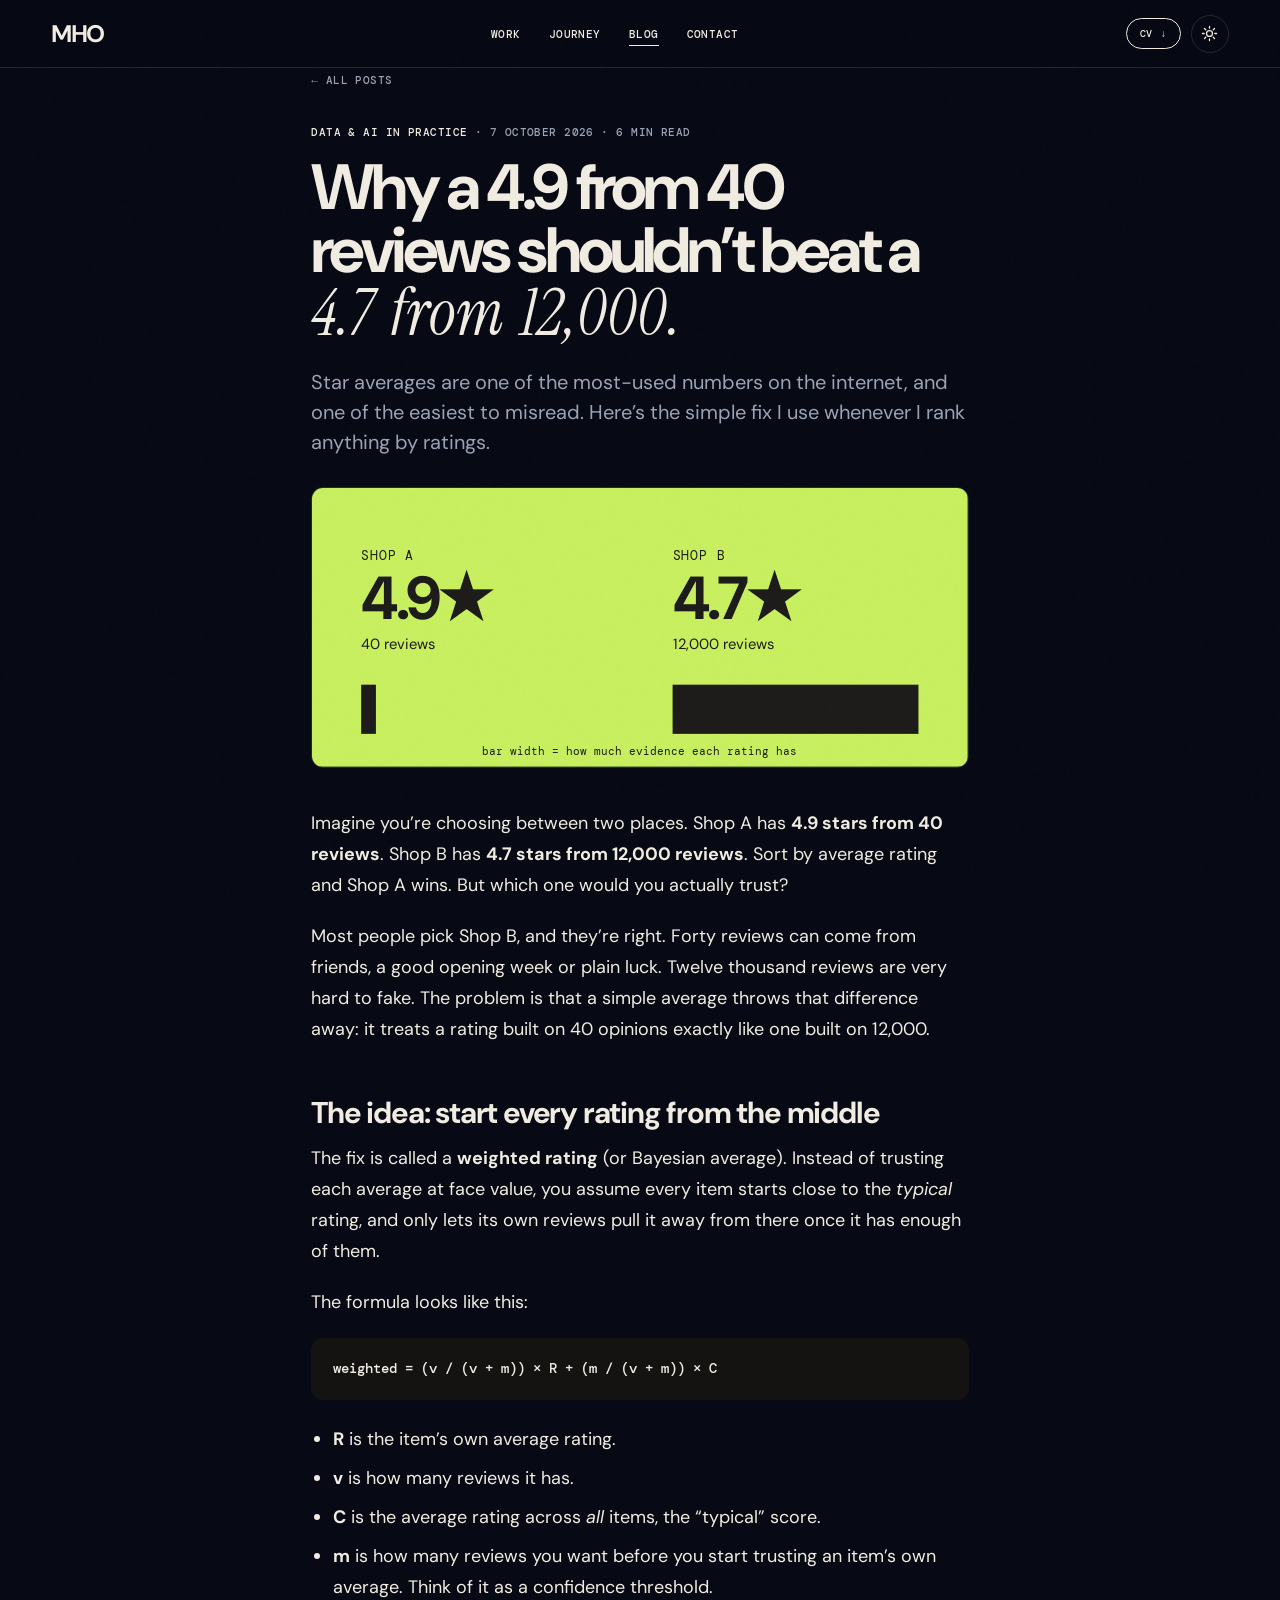
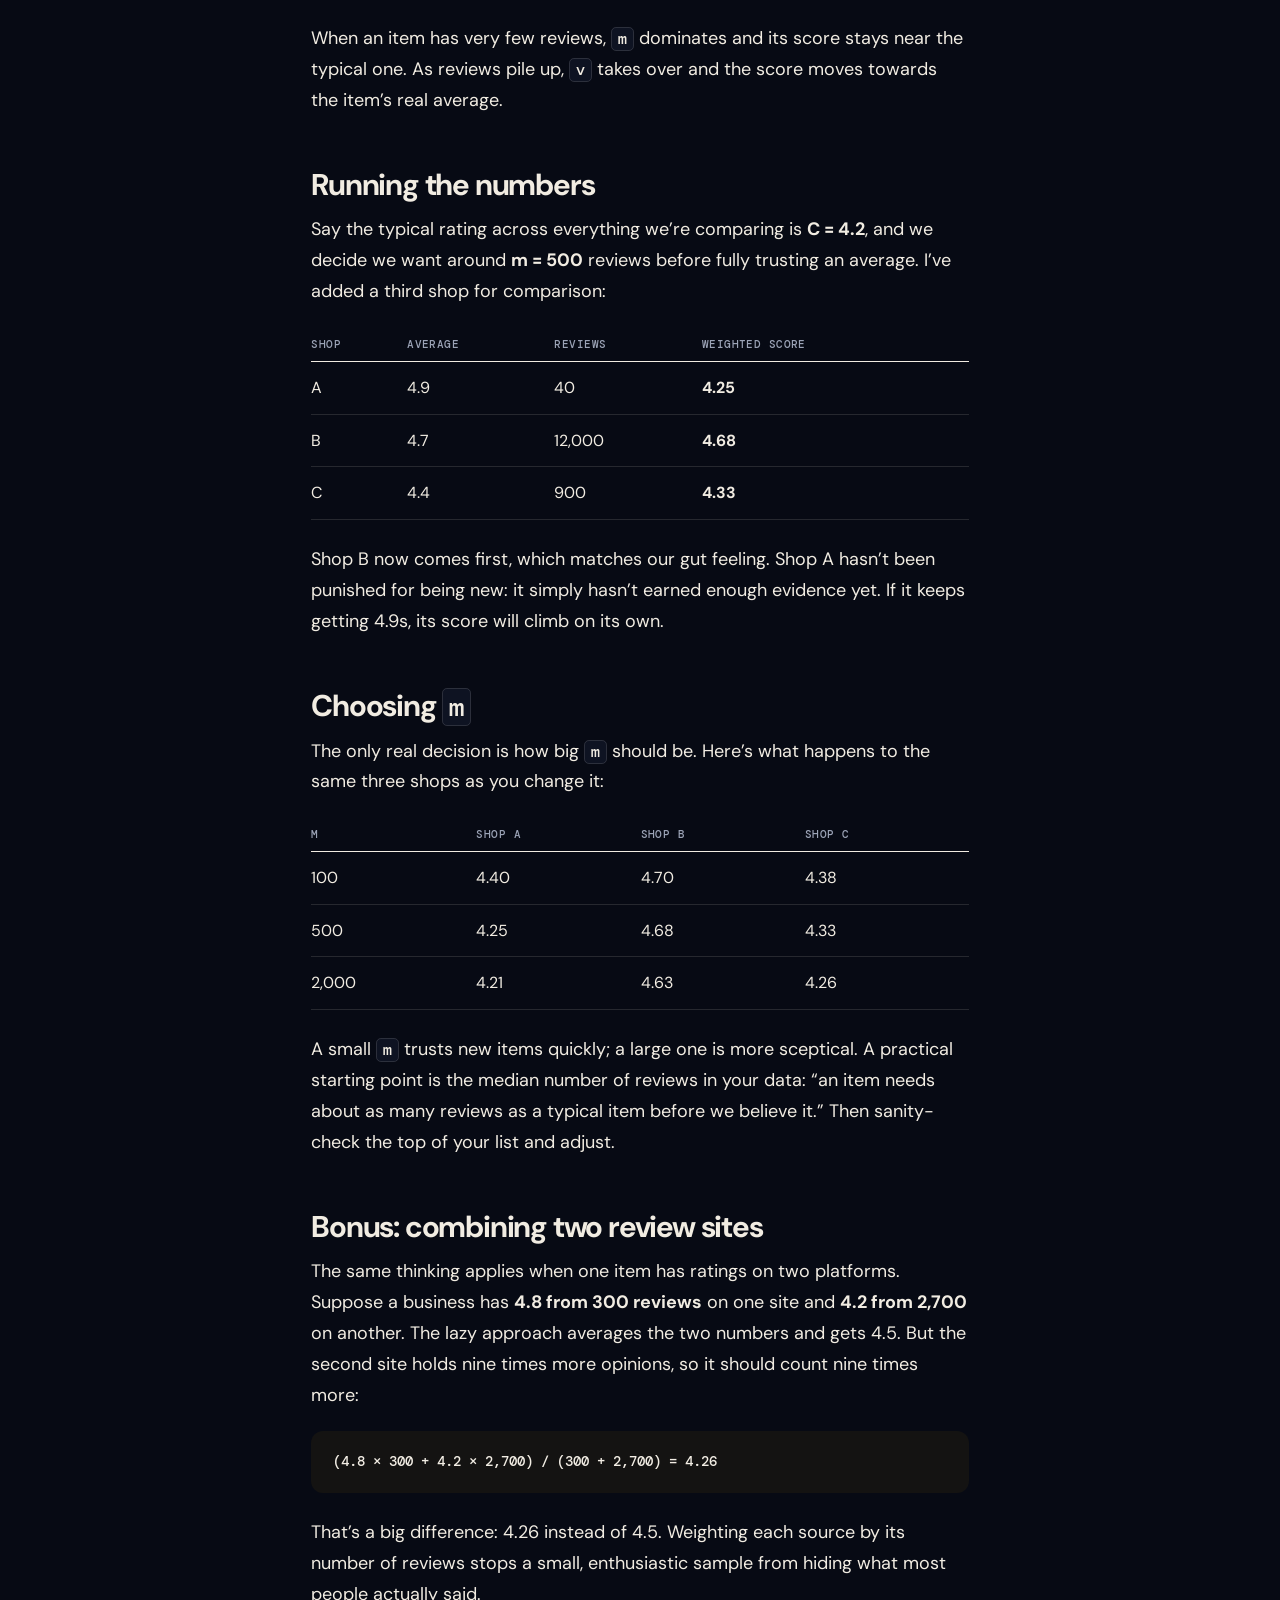
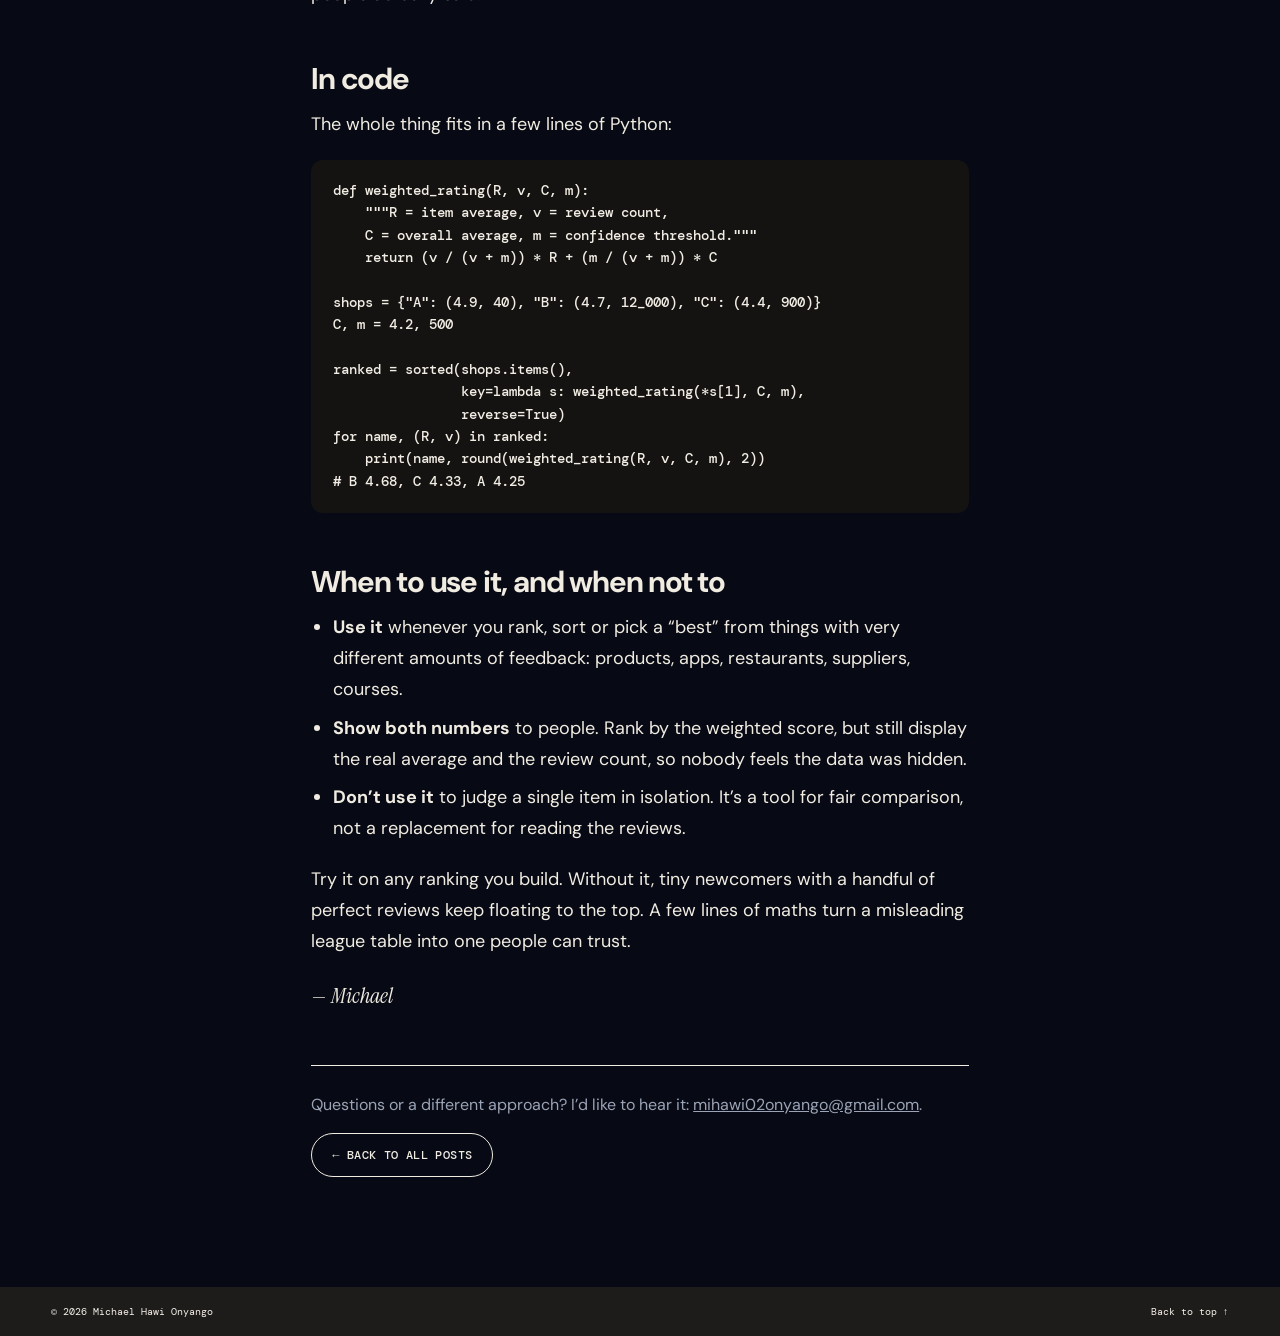
<file: blog/weighted-ratings/index.html>
<!doctype html>
<html lang="en">
<head>
  <meta charset="utf-8" />
  <meta name="viewport" content="width=device-width, initial-scale=1" />
  <title>Why a 4.9 from 40 reviews shouldn't beat a 4.7 from 12,000 | Michael Hawi Onyango</title>
  <meta name="description" content="Average star ratings lie when review counts differ. A plain-English guide to weighted (Bayesian) ratings, with worked examples and a few lines of Python." />
  <meta name="author" content="Michael Hawi Onyango" />
  <meta name="robots" content="index, follow" />
  <meta name="theme-color" content="#ff5a2d" media="(prefers-color-scheme: light)" />
  <meta name="theme-color" content="#070a14" media="(prefers-color-scheme: dark)" />
  <meta name="color-scheme" content="light dark" />
  <link rel="canonical" href="https://michael-hawi-onyango-portfolio.onrender.com/blog/weighted-ratings/" />
  <link rel="icon" href="../../favicon.svg" type="image/svg+xml" />
  <link rel="apple-touch-icon" href="../../apple-touch-icon.png" />
  <meta property="og:type" content="article" />
  <meta property="og:site_name" content="Michael Hawi Onyango" />
  <meta property="og:title" content="Why a 4.9 from 40 reviews shouldn't beat a 4.7 from 12,000" />
  <meta property="og:description" content="Average star ratings lie when review counts differ. A plain-English guide to weighted ratings." />
  <meta property="og:url" content="https://michael-hawi-onyango-portfolio.onrender.com/blog/weighted-ratings/" />
  <meta property="og:image" content="https://michael-hawi-onyango-portfolio.onrender.com/og-image.png" />
  <meta property="article:published_time" content="2026-10-07" />
  <meta name="twitter:card" content="summary_large_image" />
  <script>
    (function () {
      var t = null;
      try { t = localStorage.getItem('theme'); } catch (e) {}
      if (t !== 'light' && t !== 'dark') t = 'dark';
      document.documentElement.setAttribute('data-theme', t);
    })();
  </script>
  <script type="application/ld+json">
  {
    "@context": "https://schema.org",
    "@type": "BlogPosting",
    "headline": "Why a 4.9 from 40 reviews shouldn't beat a 4.7 from 12,000",
    "description": "Average star ratings lie when review counts differ. A plain-English guide to weighted (Bayesian) ratings, with worked examples and a few lines of Python.",
    "datePublished": "2026-10-07",
    "author": { "@type": "Person", "name": "Michael Hawi Onyango", "url": "https://michael-hawi-onyango-portfolio.onrender.com/" },
    "mainEntityOfPage": "https://michael-hawi-onyango-portfolio.onrender.com/blog/weighted-ratings/",
    "inLanguage": "en",
    "keywords": ["weighted rating", "Bayesian average", "data science", "ranking", "Python"]
  }
  </script>
  <link rel="preconnect" href="https://fonts.googleapis.com"><link rel="preconnect" href="https://fonts.gstatic.com" crossorigin>
  <link href="https://fonts.googleapis.com/css2?family=Archivo:wdth,wght@62..125,500..900&family=DM+Mono:wght@400;500&family=DM+Sans:opsz,wght@9..40,400;9..40,500;9..40,700&family=Instrument+Serif:ital@0;1&display=swap" rel="stylesheet">
  <link rel="stylesheet" href="../../styles.css" />
</head>
<body class="subpage">
  <a class="skip-link" href="#article">Skip to article</a>
  <div class="noise" aria-hidden="true"></div>

  <header class="site-header scrolled" id="site-header">
    <a class="brand" href="../../" aria-label="Michael Hawi Onyango, home">MHO</a>
    <nav class="main-nav" id="main-nav" aria-label="Main">
      <a href="../../#work">Work</a>
      <a href="../../#journey">Journey</a>
      <a href="../" aria-current="true">Blog</a>
      <a href="../../#contact">Contact</a>
    </nav>
    <div class="header-actions">
      <a class="pill pill-small cv-link" href="../../Michael-Hawi-Onyango-CV.pdf" download>CV <span aria-hidden="true">↓</span></a>
      <button class="icon-btn theme-toggle" id="theme-toggle" type="button" aria-label="Switch to dark mode" aria-pressed="false">
        <svg class="i-moon" viewBox="0 0 24 24" aria-hidden="true"><path d="M20 14.5A8.5 8.5 0 0 1 9.5 4a8.5 8.5 0 1 0 10.5 10.5Z"/></svg>
        <svg class="i-sun" viewBox="0 0 24 24" aria-hidden="true"><circle cx="12" cy="12" r="4.2"/><path d="M12 2v2.5M12 19.5V22M2 12h2.5M19.5 12H22M4.9 4.9l1.8 1.8M17.3 17.3l1.8 1.8M4.9 19.1l1.8-1.8M17.3 6.7l1.8-1.8"/></svg>
      </button>
      <button class="icon-btn menu-toggle" id="menu-toggle" type="button" aria-label="Open menu" aria-expanded="false" aria-controls="main-nav"><span></span><span></span></button>
    </div>
  </header>

  <main id="article" class="article-wrap">
    <a class="back-link" href="../">← All posts</a>
    <article class="article">
      <header class="article-head">
        <p class="post-meta"><span class="tag">Data &amp; AI in practice</span> · <time datetime="2026-10-07">7 October 2026</time> · 6 min read</p>
        <h1>Why a 4.9 from 40 reviews shouldn’t beat a <em>4.7 from 12,000.</em></h1>
        <p class="article-lede">Star averages are one of the most-used numbers on the internet, and one of the easiest to misread. Here’s the simple fix I use whenever I rank anything by ratings.</p>
      </header>

      <figure class="post-cover" aria-hidden="true">
        <svg viewBox="0 0 800 340" role="presentation">
          <rect width="800" height="340" fill="#c8ef5f"/>
          <g font-family="DM Sans, Arial, sans-serif" fill="#1d1c1a">
            <text x="60" y="88" font-size="16" font-family="DM Mono, monospace" letter-spacing="1">SHOP A</text>
            <text x="60" y="160" font-size="74" font-weight="700" letter-spacing="-4">4.9★</text>
            <text x="60" y="196" font-size="18">40 reviews</text>
            <text x="440" y="88" font-size="16" font-family="DM Mono, monospace" letter-spacing="1">SHOP B</text>
            <text x="440" y="160" font-size="74" font-weight="700" letter-spacing="-4">4.7★</text>
            <text x="440" y="196" font-size="18">12,000 reviews</text>
          </g>
          <rect x="60" y="240" width="18" height="60" fill="#1d1c1a"/>
          <rect x="440" y="240" width="300" height="60" fill="#1d1c1a"/>
          <text x="400" y="326" text-anchor="middle" font-family="DM Mono, monospace" font-size="13" fill="#1d1c1a">bar width = how much evidence each rating has</text>
        </svg>
      </figure>

      <div class="prose">
        <p>Imagine you’re choosing between two places. Shop A has <strong>4.9 stars from 40 reviews</strong>. Shop B has <strong>4.7 stars from 12,000 reviews</strong>. Sort by average rating and Shop A wins. But which one would you actually trust?</p>
        <p>Most people pick Shop B, and they’re right. Forty reviews can come from friends, a good opening week or plain luck. Twelve thousand reviews are very hard to fake. The problem is that a simple average throws that difference away: it treats a rating built on 40 opinions exactly like one built on 12,000.</p>

        <h2>The idea: start every rating from the middle</h2>
        <p>The fix is called a <strong>weighted rating</strong> (or Bayesian average). Instead of trusting each average at face value, you assume every item starts close to the <em>typical</em> rating, and only lets its own reviews pull it away from there once it has enough of them.</p>
        <p>The formula looks like this:</p>
        <pre><code>weighted = (v / (v + m)) × R + (m / (v + m)) × C</code></pre>
        <ul>
          <li><strong>R</strong> is the item’s own average rating.</li>
          <li><strong>v</strong> is how many reviews it has.</li>
          <li><strong>C</strong> is the average rating across <em>all</em> items, the “typical” score.</li>
          <li><strong>m</strong> is how many reviews you want before you start trusting an item’s own average. Think of it as a confidence threshold.</li>
        </ul>
        <p>When an item has very few reviews, <code>m</code> dominates and its score stays near the typical one. As reviews pile up, <code>v</code> takes over and the score moves towards the item’s real average.</p>

        <h2>Running the numbers</h2>
        <p>Say the typical rating across everything we’re comparing is <strong>C = 4.2</strong>, and we decide we want around <strong>m = 500</strong> reviews before fully trusting an average. I’ve added a third shop for comparison:</p>
        <div class="table-wrap">
          <table>
            <thead><tr><th>Shop</th><th>Average</th><th>Reviews</th><th>Weighted score</th></tr></thead>
            <tbody>
              <tr><td>A</td><td>4.9</td><td>40</td><td><strong>4.25</strong></td></tr>
              <tr><td>B</td><td>4.7</td><td>12,000</td><td><strong>4.68</strong></td></tr>
              <tr><td>C</td><td>4.4</td><td>900</td><td><strong>4.33</strong></td></tr>
            </tbody>
          </table>
        </div>
        <p>Shop B now comes first, which matches our gut feeling. Shop A hasn’t been punished for being new: it simply hasn’t earned enough evidence yet. If it keeps getting 4.9s, its score will climb on its own.</p>

        <h2>Choosing <code>m</code></h2>
        <p>The only real decision is how big <code>m</code> should be. Here’s what happens to the same three shops as you change it:</p>
        <div class="table-wrap">
          <table>
            <thead><tr><th>m</th><th>Shop A</th><th>Shop B</th><th>Shop C</th></tr></thead>
            <tbody>
              <tr><td>100</td><td>4.40</td><td>4.70</td><td>4.38</td></tr>
              <tr><td>500</td><td>4.25</td><td>4.68</td><td>4.33</td></tr>
              <tr><td>2,000</td><td>4.21</td><td>4.63</td><td>4.26</td></tr>
            </tbody>
          </table>
        </div>
        <p>A small <code>m</code> trusts new items quickly; a large one is more sceptical. A practical starting point is the median number of reviews in your data: “an item needs about as many reviews as a typical item before we believe it.” Then sanity-check the top of your list and adjust.</p>

        <h2>Bonus: combining two review sites</h2>
        <p>The same thinking applies when one item has ratings on two platforms. Suppose a business has <strong>4.8 from 300 reviews</strong> on one site and <strong>4.2 from 2,700</strong> on another. The lazy approach averages the two numbers and gets 4.5. But the second site holds nine times more opinions, so it should count nine times more:</p>
        <pre><code>(4.8 × 300 + 4.2 × 2,700) / (300 + 2,700) = 4.26</code></pre>
        <p>That’s a big difference: 4.26 instead of 4.5. Weighting each source by its number of reviews stops a small, enthusiastic sample from hiding what most people actually said.</p>

        <h2>In code</h2>
        <p>The whole thing fits in a few lines of Python:</p>
<pre><code>def weighted_rating(R, v, C, m):
    """R = item average, v = review count,
    C = overall average, m = confidence threshold."""
    return (v / (v + m)) * R + (m / (v + m)) * C

shops = {"A": (4.9, 40), "B": (4.7, 12_000), "C": (4.4, 900)}
C, m = 4.2, 500

ranked = sorted(shops.items(),
                key=lambda s: weighted_rating(*s[1], C, m),
                reverse=True)
for name, (R, v) in ranked:
    print(name, round(weighted_rating(R, v, C, m), 2))
# B 4.68, C 4.33, A 4.25</code></pre>

        <h2>When to use it, and when not to</h2>
        <ul>
          <li><strong>Use it</strong> whenever you rank, sort or pick a “best” from things with very different amounts of feedback: products, apps, restaurants, suppliers, courses.</li>
          <li><strong>Show both numbers</strong> to people. Rank by the weighted score, but still display the real average and the review count, so nobody feels the data was hidden.</li>
          <li><strong>Don’t use it</strong> to judge a single item in isolation. It’s a tool for fair comparison, not a replacement for reading the reviews.</li>
        </ul>
        <p>Try it on any ranking you build. Without it, tiny newcomers with a handful of perfect reviews keep floating to the top. A few lines of maths turn a misleading league table into one people can trust.</p>
        <p class="sign-off">— Michael</p>
      </div>

      <div class="article-foot">
        <p>Questions or a different approach? I’d like to hear it: <a href="mailto:mihawi02onyango@gmail.com">mihawi02onyango@gmail.com</a>.</p>
        <a class="pill" href="../">← Back to all posts</a>
      </div>
    </article>
  </main>

  <footer><span>© 2026 Michael Hawi Onyango</span><a href="#article" class="to-top">Back to top ↑</a></footer>
  <script src="../../script.js"></script>
</body>
</html>
</file>
<file: styles.css>
/* ---------- Tokens ---------- */
:root{
  --orange:#ff5a2d;--lime:#c8ef5f;--blue:#3d6bff;--cyan:#7fe0ee;--ink:#1d1c1a;--paper:#f5f0e8;
  --bg:#f5f0e8;--fg:#1d1c1a;--muted:#5c574f;--line:rgba(29,28,26,.18);--line-strong:#1d1c1a;
  --card:#fbf7f0;--hero-bg:#ff5a2d;--hero-fg:#1d1c1a;--hero-accent:#1d1c1a;--hero-line:rgba(29,28,26,.28);
  --inv-bg:#1d1c1a;--inv-fg:#f5f0e8;--inv-line:rgba(245,240,232,.25);
  --header-bg:rgba(245,240,232,.86);--noise:.17;
  --sans:'DM Sans',system-ui,sans-serif;--mono:'DM Mono',ui-monospace,monospace;--serif:'Instrument Serif',Georgia,serif;--display:'Archivo',system-ui,sans-serif;
  color-scheme:light;
}
@media (prefers-color-scheme:dark){
  :root:not([data-theme="light"]){
    --bg:#070a14;--fg:#f1ece2;--muted:#9ba3b6;--line:rgba(241,236,226,.13);--line-strong:#f1ece2;
    --card:#0e1322;--hero-bg:#070a14;--hero-fg:#f1ece2;--hero-accent:#7fe0ee;--hero-line:rgba(241,236,226,.2);
    --inv-bg:#0b1020;--inv-fg:#f1ece2;--inv-line:rgba(241,236,226,.16);
    --header-bg:rgba(7,10,20,.78);--noise:.05;color-scheme:dark;
  }
}
:root[data-theme="dark"]{
  --bg:#070a14;--fg:#f1ece2;--muted:#9ba3b6;--line:rgba(241,236,226,.13);--line-strong:#f1ece2;
  --card:#0e1322;--hero-bg:#070a14;--hero-fg:#f1ece2;--hero-accent:#7fe0ee;--hero-line:rgba(241,236,226,.2);
  --inv-bg:#0b1020;--inv-fg:#f1ece2;--inv-line:rgba(241,236,226,.16);
  --header-bg:rgba(7,10,20,.78);--noise:.05;color-scheme:dark;
}

/* ---------- Base ---------- */
*{box-sizing:border-box}
html{scroll-behavior:smooth;scroll-padding-top:80px}
body{margin:0;background:var(--bg);color:var(--fg);font-family:var(--sans);-webkit-font-smoothing:antialiased;transition:background-color .3s,color .3s}
img{max-width:100%;display:block}
a{color:inherit}
:focus-visible{outline:2px solid var(--orange);outline-offset:3px;border-radius:4px}
.sr-only{position:absolute!important;width:1px;height:1px;padding:0;margin:-1px;overflow:hidden;clip:rect(0,0,0,0);white-space:nowrap;border:0}
.skip-link{position:fixed;left:16px;top:-60px;z-index:50;background:var(--ink);color:var(--paper);padding:10px 14px;font:500 11px var(--mono);text-decoration:none}
.skip-link:focus{top:12px}
.noise{pointer-events:none;position:fixed;inset:0;opacity:var(--noise);z-index:40;background-image:url("data:image/svg+xml,%3Csvg viewBox='0 0 180 180' xmlns='http://www.w3.org/2000/svg'%3E%3Cfilter id='n'%3E%3CfeTurbulence type='fractalNoise' baseFrequency='.9' numOctaves='3' stitchTiles='stitch'/%3E%3C/filter%3E%3Crect width='100%25' height='100%25' filter='url(%23n)' opacity='.22'/%3E%3C/svg%3E")}
.section-tag,.eyebrow,.kicker{font:500 10px var(--mono);letter-spacing:.06em;text-transform:uppercase}
.dot{display:inline-block;width:8px;height:8px;border-radius:50%;background:var(--lime);margin-right:8px;vertical-align:1px}

/* ---------- Buttons ---------- */
.pill{display:inline-flex;align-items:center;gap:8px;border:1px solid currentColor;border-radius:999px;padding:13px 20px;font:500 12px var(--mono);text-decoration:none;text-transform:uppercase;letter-spacing:.03em;transition:transform .2s,background-color .2s,color .2s}
.pill:hover{transform:translateY(-2px)}
.pill-dark{background:var(--ink);color:var(--paper);border-color:var(--ink)}
.pill-small{padding:8px 13px;font-size:10px}
.text-link{font:500 11px var(--mono);text-decoration:none;border-bottom:1px solid currentColor;padding-bottom:4px;text-transform:uppercase;letter-spacing:.03em}
.icon-btn{width:38px;height:38px;display:grid;place-items:center;border:1px solid var(--line);border-radius:50%;background:transparent;color:inherit;cursor:pointer;padding:0}
.icon-btn svg{width:17px;height:17px;fill:none;stroke:currentColor;stroke-width:1.8;stroke-linecap:round;stroke-linejoin:round}
.theme-toggle .i-sun{display:none}
:root[data-theme="dark"] .theme-toggle .i-sun{display:block}
:root[data-theme="dark"] .theme-toggle .i-moon{display:none}

/* ---------- Header ---------- */
.site-header{position:fixed;top:0;left:0;right:0;z-index:30;height:68px;display:flex;align-items:center;justify-content:space-between;gap:20px;padding:0 4vw;color:var(--hero-fg);transition:background-color .3s,border-color .3s,color .3s;border-bottom:1px solid transparent}
.site-header.scrolled{background:var(--header-bg);color:var(--fg);border-bottom-color:var(--line);-webkit-backdrop-filter:blur(12px);backdrop-filter:blur(12px)}
.brand{font-size:24px;font-weight:700;letter-spacing:-1.5px;text-decoration:none}
.main-nav{display:flex;gap:28px}
.main-nav a{font:500 11px var(--mono);text-decoration:none;text-transform:uppercase;letter-spacing:.04em;position:relative}
.main-nav a::after{content:"";position:absolute;left:0;right:0;bottom:-5px;height:1px;background:currentColor;transform:scaleX(0);transform-origin:left;transition:transform .25s}
.main-nav a:hover::after,.main-nav a[aria-current="true"]::after{transform:scaleX(1)}
.header-actions{display:flex;align-items:center;gap:10px}
.site-header:not(.scrolled) .icon-btn{border-color:var(--hero-line)}
.menu-toggle{display:none}
.menu-toggle{position:relative}
.menu-toggle span{position:absolute;left:50%;top:50%;width:16px;height:1.6px;margin:-.8px 0 0 -8px;background:currentColor;transition:transform .25s}
.menu-toggle span:first-child{transform:translateY(-3.5px)}
.menu-toggle span:last-child{transform:translateY(3.5px)}
.menu-toggle[aria-expanded="true"] span:first-child{transform:rotate(45deg)}
.menu-toggle[aria-expanded="true"] span:last-child{transform:rotate(-45deg)}

/* ---------- Hero ---------- */
.hero{position:relative;overflow:hidden;background:var(--hero-bg);color:var(--hero-fg);padding:132px 4vw 70px;display:grid;grid-template-columns:minmax(0,1.35fr) minmax(0,.9fr);gap:4vw;align-items:center;min-height:min(860px,100vh)}
.hero h1{font-size:clamp(56px,8.6vw,138px);line-height:.84;letter-spacing:-.085em;margin:52px 0 36px}
.hero h1 em,.display-copy em,.project h3 em,.contact h2 em{font-family:var(--serif);font-weight:600;letter-spacing:-.07em}
.hero h1 em{color:var(--hero-accent)}
.hero-intro{max-width:470px;font-size:18px;line-height:1.45;margin:0 0 32px}
.hero-actions{display:flex;flex-wrap:wrap;align-items:center;gap:12px 18px}
.hero .pill-dark{background:var(--hero-fg);color:var(--hero-bg);border-color:var(--hero-fg)}
.hero-photo{position:relative;margin:0;justify-self:center;width:min(100%,430px)}
.hero-photo picture,.hero-photo img{position:relative;z-index:1}
.hero-photo img{width:100%;height:auto;aspect-ratio:4/5;object-fit:cover;border-radius:220px 220px 18px 18px;box-shadow:18px 20px 0 rgba(29,28,26,.22)}
.orbit{position:absolute;border:1px solid var(--hero-line);border-radius:50%;pointer-events:none}
.orbit-a{width:150%;aspect-ratio:1;left:-25%;top:-14%}
.orbit-b{width:118%;aspect-ratio:1;left:-9%;top:-2%;border-color:var(--lime)}
.photo-badge{position:absolute;z-index:2;left:-26px;bottom:34px;background:var(--ink);color:var(--paper);border-radius:999px;padding:11px 16px;font:500 10px var(--mono);text-transform:uppercase;letter-spacing:.05em;box-shadow:0 10px 30px rgba(0,0,0,.18)}

/* ---------- About ---------- */
.manifesto{display:grid;grid-template-columns:24% 1fr;gap:3vw;padding:130px 8vw 120px 4vw;border-bottom:1px solid var(--line)}
.display-copy{font-size:clamp(40px,5.6vw,86px);font-weight:700;letter-spacing:-.07em;line-height:.95;margin:0;max-width:940px}
.body-copy{margin:48px 0 0 42%;max-width:390px;font-size:16px;line-height:1.55;color:var(--muted)}
.facts{list-style:none;padding:0;margin:72px 0 0;display:grid;grid-template-columns:repeat(4,1fr);border-top:1px solid var(--line-strong)}
.facts li{padding:20px 18px 0 0;display:flex;flex-direction:column;gap:8px}
.facts strong{font-size:clamp(34px,4vw,54px);letter-spacing:-.06em;line-height:1}
.facts span{font-size:13px;line-height:1.4;color:var(--muted);max-width:200px}

/* ---------- Section heads ---------- */
.work,.journey{padding:100px 4vw}
.work{padding-bottom:30px}
.section-top{display:grid;grid-template-columns:24% 1fr auto;gap:3vw;align-items:end;border-bottom:1px solid var(--line-strong);padding-bottom:20px}
.section-title{font-size:clamp(28px,3.4vw,46px);letter-spacing:-.055em;line-height:1;margin:0}
.section-top p{font-size:14px;line-height:1.45;max-width:290px;margin:0;color:var(--muted)}

/* ---------- Projects ---------- */
.project{display:grid;grid-template-columns:8% 44% 48%;border-bottom:1px solid var(--line);padding:46px 0;align-items:center}
.project-number{font:11px var(--mono);align-self:start;padding-top:6px}
.project-copy{padding-right:3vw}
.kicker{color:var(--muted)}
.project h3{font-size:clamp(50px,6.4vw,92px);line-height:.84;letter-spacing:-.08em;margin:16px 0 18px}
.lede{font-size:17px;line-height:1.45;margin:0 0 22px;max-width:430px}
.checklist{list-style:none;padding:0;margin:0 0 22px;display:grid;gap:9px;max-width:460px}
.checklist li{position:relative;padding-left:28px;font-size:14px;line-height:1.45}
.checklist li::before{content:"";position:absolute;left:0;top:2px;width:16px;height:16px;border-radius:5px;background:var(--lime) url("data:image/svg+xml,%3Csvg xmlns='http://www.w3.org/2000/svg' viewBox='0 0 16 16'%3E%3Cpath d='M4 8.3l2.6 2.5L12 5.4' fill='none' stroke='%231d1c1a' stroke-width='2' stroke-linecap='round' stroke-linejoin='round'/%3E%3C/svg%3E") center/14px no-repeat}
.steps{list-style:none;padding:0;margin:0 0 26px;display:grid;grid-template-columns:repeat(3,1fr);gap:10px;max-width:520px}
.steps li{background:var(--card);border:1px solid var(--line);border-radius:12px;padding:12px 12px 13px;font-size:12.5px;line-height:1.4;color:var(--muted)}
.steps b{display:block;color:var(--fg);font:500 10px var(--mono);text-transform:uppercase;letter-spacing:.05em;margin-bottom:6px}
.steps li:nth-child(3){border-color:var(--orange)}
.project-art{position:relative;min-height:440px;overflow:hidden;border-radius:6px}
.invoice{background:#27323a;display:grid;place-items:center}
.paper{width:245px;height:310px;background:#f8f1df;color:#1d1c1a;padding:27px;box-shadow:15px 17px 0 rgba(0,0,0,.16);transform:rotate(6deg);display:flex;flex-direction:column;gap:18px}
.paper small,.paper b{font:9px var(--mono)}
.paper strong{font-size:32px;letter-spacing:-2px}
.paper i{height:5px;background:#d5cebf;width:100%}
.paper b{background:var(--lime);padding:8px;align-self:start}
.scan-line{position:absolute;left:0;right:0;height:2px;background:var(--lime);box-shadow:0 0 16px 4px var(--lime);top:45%;animation:scan 3s infinite alternate}
@keyframes scan{to{top:70%}}
.predictor{background:var(--lime);color:#1d1c1a;display:flex;align-items:end;padding:52px}
.chart{height:210px;display:flex;gap:13px;align-items:end;border-bottom:2px solid #1d1c1a;width:70%}
.chart span{background:#1d1c1a;width:28px}
.risk{position:absolute;right:34px;top:40px;font:10px var(--mono)}
.risk b{font:50px var(--sans);letter-spacing:-4px}
.tracker{background:#172025}
.map-grid{position:absolute;inset:0;background-image:linear-gradient(#334044 1px,transparent 1px),linear-gradient(90deg,#334044 1px,transparent 1px);background-size:45px 45px;transform:skewY(-10deg) scale(1.2)}
.pulse{position:absolute;border:2px solid var(--orange);width:13px;height:13px;border-radius:50%;box-shadow:0 0 0 9px rgba(255,90,45,.25);animation:pulse 1.8s infinite}
.p1{top:31%;left:42%}.p2{top:60%;left:70%;animation-delay:.5s}.p3{top:67%;left:20%;animation-delay:1s}
@keyframes pulse{50%{box-shadow:0 0 0 18px transparent}}
.tracker label{position:absolute;bottom:26px;right:25px;color:var(--lime);font:10px var(--mono)}
.project-small{grid-template-columns:8% 92%;padding:34px 0}
.project-small h3{font-size:clamp(34px,4vw,54px);margin:12px 0 10px}
.project-small .lede{max-width:620px;margin:0;color:var(--muted)}

.shot{margin:0;align-self:center;border-radius:12px;overflow:hidden;background:#11161b;border:1px solid var(--line);box-shadow:0 24px 60px -24px rgba(0,0,0,.45)}
.shot-bar{display:flex;align-items:center;gap:6px;padding:10px 14px;background:#1b2229;color:#9aa6b2;font:500 10px var(--mono);text-transform:uppercase;letter-spacing:.05em}
.shot-bar i{width:9px;height:9px;border-radius:50%;background:#3a444e}
.shot-bar i:first-child{background:var(--orange)}
.shot-bar span{margin-left:8px}
.shot img{width:100%;height:auto}
.project-links{display:flex;flex-wrap:wrap;gap:22px}

/* ---------- Journey tabs ---------- */
.tabs{display:flex;flex-wrap:wrap;gap:8px;margin:34px 0 8px}
.tabs button{border:1px solid var(--line-strong);border-radius:999px;background:transparent;color:inherit;padding:10px 16px;font:500 11px var(--mono);text-transform:uppercase;letter-spacing:.04em;cursor:pointer;transition:background-color .2s,color .2s}
.tabs button[aria-selected="true"]{background:var(--orange);border-color:var(--orange);color:#1d1c1a}
.tabs button:hover:not([aria-selected="true"]){background:var(--card)}
.tab-panel{padding-top:10px}
.timeline{list-style:none;margin:0;padding:0}
.timeline>li{display:grid;grid-template-columns:24% 1fr;gap:0 3vw;padding:26px 0;border-bottom:1px solid var(--line)}
.timeline .when{grid-row:1/span 3;font:500 11px var(--mono);text-transform:uppercase;letter-spacing:.04em;color:var(--muted);padding-top:6px}
.timeline h3{font-size:clamp(22px,2.4vw,30px);letter-spacing:-.045em;margin:0 0 4px}
.timeline .where{margin:0;color:var(--muted);font-size:15px;line-height:1.45}
.timeline ul{margin:12px 0 0;padding-left:18px;max-width:680px;font-size:14.5px;line-height:1.55}
.timeline ul li{margin-bottom:4px}
.tl-figs{grid-column:2;display:grid;grid-template-columns:1fr 1fr;gap:16px;margin-top:18px;max-width:900px}
.tl-figs figure{margin:0}
.tl-figs img{display:block;width:100%;height:auto;border-radius:10px;border:1px solid var(--line);background:#fff}
.tl-figs figcaption{margin-top:6px;font:500 10.5px var(--mono);text-transform:uppercase;letter-spacing:.04em;color:var(--muted)}

/* ---------- Skills ---------- */
.credentials{background:var(--inv-bg);color:var(--inv-fg);padding:100px 4vw}
.skill-groups{display:grid;grid-template-columns:repeat(3,1fr);gap:0 3vw;margin-top:46px}
.skill-groups>div{border-top:1px solid var(--inv-line);padding:20px 0 30px}
.skill-groups h3{font:500 11px var(--mono);text-transform:uppercase;letter-spacing:.06em;color:var(--lime);margin:0 0 12px}
.skill-groups p{margin:0;font-size:clamp(17px,1.6vw,21px);line-height:1.45;letter-spacing:-.02em}

/* ---------- Contact ---------- */
.contact{background:var(--orange);color:#1d1c1a;padding:100px 4vw 40px}
.contact h2{font-size:clamp(60px,10vw,148px);line-height:.81;letter-spacing:-.08em;margin:70px 0 40px}
.email{font-size:clamp(18px,3vw,40px);letter-spacing:-.05em;text-decoration:none;border-bottom:2px solid #1d1c1a;overflow-wrap:anywhere}
.email b{font-weight:400}
.contact-links{display:flex;flex-wrap:wrap;gap:10px;margin-top:40px}
.contact .pill-dark{background:#1d1c1a;color:#f5f0e8}
.contact-meta{display:flex;justify-content:space-between;gap:20px;margin-top:90px;font:10px var(--mono);text-transform:uppercase}
footer{background:var(--ink);color:var(--paper);padding:18px 4vw;display:flex;justify-content:space-between;font:10px var(--mono)}
.to-top{text-decoration:none}

/* ---------- Writing (homepage) ---------- */
.writing{padding:20px 4vw 100px}
.post-row{display:grid;grid-template-columns:24% 1fr;gap:6px 3vw;padding:30px 0;border-bottom:1px solid var(--line)}
.post-row .post-meta{grid-row:1/span 3;padding-top:8px}
.post-row h3{font-size:clamp(24px,2.6vw,34px);letter-spacing:-.045em;line-height:1.1;margin:0}
.post-row h3 a,.post-card h2 a{text-decoration:none}
.post-row h3 a:hover,.post-card h2 a:hover{text-decoration:underline;text-underline-offset:4px}
.post-row p{margin:4px 0 10px;color:var(--muted);max-width:640px;line-height:1.5}
.post-row .text-link{justify-self:start}
.post-meta{font:500 11px var(--mono);text-transform:uppercase;letter-spacing:.04em;color:var(--muted);margin:0}
.post-meta .tag{color:var(--fg)}

/* ---------- Blog pages ---------- */
.subpage main{padding-top:68px}
.blog-wrap{max-width:1100px;margin:0 auto;padding-left:4vw;padding-right:4vw;padding-bottom:110px}
.blog-head{padding:80px 0 40px;border-bottom:1px solid var(--line-strong)}
.blog-head h1{font-size:clamp(44px,6.4vw,92px);line-height:.92;letter-spacing:-.07em;margin:22px 0 22px;max-width:900px}
.blog-head h1 em,.article h1 em{font-family:var(--serif);font-weight:600;letter-spacing:-.06em}
.blog-head p{font-size:17px;color:var(--muted);margin:0;max-width:520px}
.post-list{display:grid;gap:56px;margin-top:50px}
.post-card{display:grid;grid-template-columns:1.1fr 1fr;gap:4vw;align-items:center}
.post-card-cover{display:block;border-radius:10px;overflow:hidden;border:1px solid var(--line)}
.post-card-cover svg,.post-cover svg{display:block;width:100%;height:auto}
.post-card h2{font-size:clamp(26px,3vw,40px);letter-spacing:-.05em;line-height:1.05;margin:14px 0 14px}
.post-card p{line-height:1.55;color:var(--muted);margin:0 0 20px}
.article-wrap{max-width:760px;margin:0 auto;padding:40px 4vw 110px}
.back-link{font:500 11px var(--mono);text-transform:uppercase;letter-spacing:.04em;text-decoration:none;color:var(--muted)}
.back-link:hover{color:var(--fg)}
.article-head{padding:36px 0 30px}
.article h1{font-size:clamp(38px,5.4vw,64px);line-height:.98;letter-spacing:-.06em;margin:18px 0 22px}
.article-lede{font-size:20px;line-height:1.5;color:var(--muted);margin:0}
.post-cover{margin:0 0 40px;border-radius:12px;overflow:hidden;border:1px solid var(--line)}
.prose{font-size:18px;line-height:1.72}
.prose h2{font-size:clamp(24px,2.6vw,30px);letter-spacing:-.04em;line-height:1.15;margin:52px 0 12px}
.prose p,.prose ul{margin:0 0 20px}
.prose ul{padding-left:22px}
.prose li{margin-bottom:8px}
.prose a{text-underline-offset:3px}
.prose code{font:500 .86em var(--mono);background:var(--card);border:1px solid var(--line);border-radius:5px;padding:1px 6px}
.prose pre{background:#141312;color:#f2ede4;border-radius:12px;padding:20px 22px;overflow-x:auto;margin:0 0 24px;font-size:14px;line-height:1.6}
.prose pre code{background:none;border:0;padding:0;color:inherit;font-size:1em}
.table-wrap{overflow-x:auto;margin:0 0 24px}
.prose table{width:100%;border-collapse:collapse;font-size:16px}
.prose th{font:500 11px var(--mono);text-transform:uppercase;letter-spacing:.04em;text-align:left;color:var(--muted);border-bottom:1px solid var(--line-strong);padding:10px 12px 10px 0}
.prose td{border-bottom:1px solid var(--line);padding:12px 12px 12px 0}
.sign-off{font-family:var(--serif);font-style:italic;font-size:22px}
.article-foot{margin-top:50px;padding-top:28px;border-top:1px solid var(--line-strong);display:flex;flex-wrap:wrap;gap:18px;align-items:center;justify-content:space-between}
.article-foot p{margin:0;color:var(--muted)}

.blog-head h1 em,.article h1 em{font-family:var(--serif);font-style:italic;font-weight:400;letter-spacing:0;word-spacing:.1em}

/* ---------- Data posts: charts, key facts, series, FAQ ---------- */
.post-chart{margin:8px 0 28px;display:block}
.viz{--s1:#2a78d6;--s2:#eb6834;display:block;width:100%;height:auto;overflow:visible;font-family:var(--mono)}
:root[data-theme="dark"] .viz{--s1:#3987e5;--s2:#d95926}
@media (prefers-color-scheme:dark){:root:where(:not([data-theme="light"])) .viz{--s1:#3987e5;--s2:#d95926}}
.viz-grid{stroke:var(--line);stroke-width:1}
.viz-axis{stroke:var(--muted);stroke-width:1}
.viz-tick{fill:var(--muted);font-size:11px}
.viz-label{fill:var(--fg);font-size:11.5px;font-weight:500}
.viz-val{fill:var(--fg);font-size:10.5px}
.viz-line{fill:none;stroke-width:2;stroke-linejoin:round;stroke-linecap:round}
.viz-line.s1{stroke:var(--s1)}.viz-line.s2{stroke:var(--s2)}
.viz-end.s1{fill:var(--s1)}.viz-end.s2{fill:var(--s2)}
.viz-end,.viz-ann{stroke:var(--bg);stroke-width:2}
.viz-ann{fill:var(--fg)}
.viz-pos{fill:var(--s1)}.viz-neg{fill:var(--s2)}
.viz-pos:hover,.viz-neg:hover{opacity:.8}
.viz-hit{fill:transparent;cursor:crosshair}
.viz-hit:hover{fill:var(--line)}
.post-chart figcaption{margin-top:10px;font-size:13px;line-height:1.5;color:var(--muted)}
.key-facts{border:1px solid var(--line);border-left:3px solid var(--blue);border-radius:12px;padding:20px 22px 8px;margin:6px 0 34px;background:var(--card)}
.key-facts h2{margin:0 0 10px;font:500 11px var(--mono);text-transform:uppercase;letter-spacing:.08em;color:var(--muted)}
.key-facts ul{margin:0;padding-left:18px;font-size:16px;line-height:1.55}
.key-facts li{margin-bottom:10px}
.byline{font-size:13px;color:var(--muted);margin:14px 0 0}
.byline a{color:inherit}
.crumbs{font:500 11px var(--mono);text-transform:uppercase;letter-spacing:.04em;color:var(--muted);margin-bottom:22px}
.crumbs a{color:inherit;text-decoration:none}.crumbs a:hover{text-decoration:underline}
.faq{border-bottom:1px solid var(--line);padding:14px 0}
.faq summary{cursor:pointer;font-weight:500;list-style-position:outside}
.faq p{margin:10px 0 0;color:var(--muted);font-size:16.5px}
.data-table{margin:-8px 0 28px}
.data-table summary{cursor:pointer;font:500 11px var(--mono);text-transform:uppercase;letter-spacing:.05em;color:var(--muted);padding:6px 0}
.sources{font-size:14.5px;color:var(--muted);border-top:1px solid var(--line);padding-top:18px;margin-top:36px}
.series-box{margin:40px 0 0;border:1px solid var(--line);border-radius:14px;padding:20px 22px;background:var(--card)}
.series-title{margin:0 0 12px;font:500 11px var(--mono);text-transform:uppercase;letter-spacing:.08em;color:var(--muted)}
.series-box ol{list-style:none;margin:0;padding:0;display:grid;gap:8px;font-size:15px}
.series-box li b{font:500 10.5px var(--mono);text-transform:uppercase;letter-spacing:.05em;color:var(--muted);margin-right:8px}
.series-box li span{color:var(--muted)}
.series-box li[aria-current] span{color:var(--fg);font-weight:500}
.series-box a{text-underline-offset:3px}
.disclaimer{font-size:13.5px;color:var(--muted);margin:22px 0 0;line-height:1.5}
.series-head{display:flex;justify-content:space-between;align-items:end;gap:20px;margin:56px 0 0;padding-bottom:14px;border-bottom:1px solid var(--line-strong)}
.series-head h2{margin:0;font-family:var(--display);font-weight:800;font-size:clamp(24px,2.8vw,34px);letter-spacing:-.03em}
.series-head p{margin:0;color:var(--muted);font-size:14px;max-width:360px}
/* ---------- Responsive ---------- */
@media (max-width:980px){
  .hero{grid-template-columns:1fr;padding-top:110px;gap:56px}
  .hero-photo{width:min(78%,380px);justify-self:start;margin-left:6%}
  .project{grid-template-columns:10% 90%}
  .project-art,.shot{grid-column:1/3;margin-top:30px}
  .project-art{min-height:320px}
  .facts{grid-template-columns:repeat(2,1fr);row-gap:26px}
  .skill-groups{grid-template-columns:repeat(2,1fr)}
}
@media (max-width:760px){
  .site-header{padding:0 18px}
  .menu-toggle{display:grid}
  .cv-link{display:none}
  .main-nav{position:fixed;top:68px;left:0;right:0;flex-direction:column;gap:0;background:var(--bg);color:var(--fg);border-bottom:1px solid var(--line);padding:6px 18px 18px;transform:translateY(-8px);opacity:0;visibility:hidden;transition:opacity .2s,transform .2s,visibility .2s}
  .main-nav.open{transform:none;opacity:1;visibility:visible}
  .main-nav a{font-size:14px;padding:15px 0;border-bottom:1px solid var(--line)}
  .main-nav a::after{display:none}
  .hero{padding:100px 18px 54px}
  .hero h1{margin:36px 0 26px}
  .hero-intro{font-size:16px}
  .hero-photo{width:82%;margin-left:4%}
  .photo-badge{left:-8px;bottom:22px}
  .manifesto{display:block;padding:80px 18px}
  .display-copy{margin-top:34px}
  .body-copy{margin:30px 0 0}
  .work,.journey{padding:72px 18px}
  .work{padding-bottom:20px}
  .section-top{grid-template-columns:1fr;gap:12px}
  .project{grid-template-columns:1fr;padding:34px 0}
  .project-number{display:none}
  .project-copy{padding-right:0}
  .project-art{grid-column:1;min-height:260px}
  .shot{grid-column:1}
  .project-small{grid-template-columns:1fr}
  .steps{grid-template-columns:1fr}
  .paper{transform:scale(.78) rotate(6deg)}
  .predictor{padding:30px}
  .chart{width:62%;height:170px;gap:9px}
  .chart span{width:20px}
  .risk{top:22px;right:20px}
  .risk b{font-size:38px}
  .timeline>li{grid-template-columns:1fr}
  .timeline .when{grid-row:auto;padding:0 0 8px}
  .tl-figs{grid-column:1;grid-template-columns:1fr}
  .credentials{padding:72px 18px}
  .skill-groups{grid-template-columns:1fr}
  .contact{padding:72px 18px 28px}
  .writing{padding:10px 18px 72px}
  .post-row{grid-template-columns:1fr}
  .post-row .post-meta{grid-row:auto;padding:0}
  .blog-wrap,.article-wrap{padding-left:18px;padding-right:18px}
  .blog-head{padding-top:50px}
  .post-card{grid-template-columns:1fr;gap:18px}
  .prose{font-size:17px}
  .article-lede{font-size:18px}
  .contact h2{margin:56px 0 30px}
  .contact-meta{flex-direction:column;margin-top:64px}
  footer{padding:16px 18px}
}
@media (prefers-reduced-motion:reduce){
  html{scroll-behavior:auto}
  *,*::before,*::after{animation:none!important;transition:none!important}
}
</file>
<file: home.css>
/* =========================================================
   Homepage: cinematic layer on top of styles.css
   ========================================================= */
.home{--night:#070a14;--night-2:#0b1124;--cream:#f1ece2}
.home main>section{overflow-x:clip}
.home em{font-family:var(--serif);font-style:italic;font-weight:400;letter-spacing:0;word-spacing:.12em}
.home .section-title em,.home .display-copy em{color:var(--accent-em,var(--blue))}
:root[data-theme="dark"] .home{--accent-em:var(--cyan)}
.home .noise{opacity:.035}

/* Header over the hero */
.home .site-header:not(.scrolled){color:var(--cream)}
.home .site-header:not(.scrolled) .icon-btn{border-color:rgba(241,236,226,.25)}

/* ---------- Hero ---------- */
.home .hero{
  display:block;position:relative;isolation:isolate;overflow:hidden;
  min-height:max(680px,100svh);padding:0;color:var(--cream);
  background:
    radial-gradient(120% 90% at 78% 8%,#2b56ff 0%,rgba(43,86,255,.55) 28%,rgba(7,10,20,0) 62%),
    radial-gradient(70% 60% at 10% 100%,rgba(127,224,238,.16),rgba(7,10,20,0) 70%),
    var(--night);
}
.hero-net{position:absolute;inset:0;width:100%;height:100%;z-index:0;opacity:.85}
.hero-glow{position:absolute;left:50%;bottom:-18%;width:70vw;height:70vw;max-width:980px;max-height:980px;transform:translateX(-50%);border-radius:50%;background:radial-gradient(closest-side,rgba(61,107,255,.38),rgba(61,107,255,0));z-index:0;pointer-events:none}
.hero-name{
  position:absolute;z-index:1;left:0;right:0;top:15%;display:flex;justify-content:center;gap:.01em;
  font-family:var(--display);font-weight:900;font-stretch:125%;font-variation-settings:"wdth" 125;
  font-size:clamp(120px,27vw,430px);line-height:.8;letter-spacing:-.04em;color:var(--cream);
  pointer-events:none;user-select:none;
}
.hero-name span{display:inline-block;background:linear-gradient(180deg,#fffaf0 0%,#e9e3d6 55%,rgba(233,227,214,.35) 100%);-webkit-background-clip:text;background-clip:text;color:transparent;transform:translateY(var(--ty,0));transition:transform .9s cubic-bezier(.2,.8,.2,1)}
.hero-cutout{position:absolute;z-index:2;left:50%;top:13svh;transform:translateX(-50%);height:122svh;pointer-events:none;filter:drop-shadow(0 0 1px rgba(241,236,226,.3)) drop-shadow(0 24px 50px rgba(0,0,0,.5))}
.hero-cutout img{height:100%;width:auto;max-width:none;-webkit-mask-image:linear-gradient(180deg,#000 52%,transparent 71%);mask-image:linear-gradient(180deg,#000 52%,transparent 71%)}
.hero-copy{position:absolute;z-index:3;left:4vw;bottom:9vh;max-width:min(360px,25vw)}
.hero-hello{margin:0 0 14px;font:500 11px var(--mono);text-transform:uppercase;letter-spacing:.1em;color:rgba(241,236,226,.75)}
.home .hero h1{margin:0 0 26px;font-family:var(--sans);font-size:clamp(20px,1.65vw,26px);line-height:1.28;letter-spacing:-.02em;font-weight:500;color:var(--cream)}
.home .hero h1 em{color:var(--cyan);font-size:1.12em;white-space:nowrap;letter-spacing:.01em;word-spacing:.3em}
.hero-actions{display:flex;flex-wrap:wrap;gap:10px}
.home .hero .pill{color:var(--cream);border-color:rgba(241,236,226,.45);background:rgba(7,10,20,.25);-webkit-backdrop-filter:blur(6px);backdrop-filter:blur(6px)}
.home .hero .pill-light{background:var(--cream);color:var(--night);border-color:var(--cream)}
.hero-roles{position:absolute;z-index:3;right:4vw;bottom:10vh;list-style:none;margin:0;padding:0;text-align:right;font:500 12px var(--mono);letter-spacing:.14em;text-transform:uppercase;line-height:2.1;color:rgba(241,236,226,.9)}
.hero-roles li::after{content:"";display:inline-block;width:6px;height:6px;border-radius:50%;background:var(--cyan);margin-left:12px;vertical-align:2px;box-shadow:0 0 12px var(--cyan)}
.hero-badge{position:absolute;z-index:3;right:4vw;top:96px;margin:0;font:500 10px var(--mono);letter-spacing:.08em;text-transform:uppercase;color:rgba(241,236,226,.8);border:1px solid rgba(241,236,226,.22);border-radius:999px;padding:8px 13px;background:rgba(7,10,20,.3)}
.hero-badge .dot{background:var(--cyan);box-shadow:0 0 10px var(--cyan)}

/* ---------- Kinetic headline ---------- */
.kinetic{position:relative;height:220vh;background:var(--night);color:var(--cream)}
.kinetic-stick{position:sticky;top:0;height:100svh;display:flex;flex-direction:column;justify-content:center;padding:0 4vw;overflow:hidden}
.kinetic .section-tag{color:rgba(241,236,226,.6);margin:0 0 4vh}
.kinetic-line{margin:0;font-family:var(--display);font-weight:900;font-stretch:112%;font-variation-settings:"wdth" 112;font-size:clamp(54px,11vw,190px);line-height:.88;letter-spacing:-.045em;text-transform:uppercase}
.kinetic-line .k-a,.kinetic-line .k-b{display:block}
.kinetic-line .k-b{text-align:right}
.kinetic-line em{text-transform:none;font-family:var(--serif);font-weight:400;font-style:italic;letter-spacing:-.02em;color:var(--cyan);font-size:1.06em;margin-right:.12em}
.kinetic-line .ch{display:inline-block;will-change:transform,opacity;transform-origin:50% 100%}
.kinetic-line .w{display:inline-block;white-space:nowrap}

/* ---------- Manifesto ---------- */
.home .manifesto{display:block;padding:120px 4vw 110px;border:0}
.home .display-copy{font-family:var(--display);font-weight:800;font-size:clamp(34px,4.6vw,72px);line-height:1.02;letter-spacing:-.045em;max-width:1150px}
.home .body-copy{margin:44px 0 0 auto;max-width:430px}
.home .facts{border-top-color:var(--line)}
.home .facts strong{font-family:var(--display);font-weight:800}

/* ---------- What I do ---------- */
.what{padding:100px 4vw 110px;background:var(--bg)}
.home .section-top{border-bottom-color:var(--line)}
.home .section-title{font-family:var(--display);font-weight:800;letter-spacing:-.04em;font-size:clamp(30px,3.6vw,54px);line-height:1}
.pillars{list-style:none;margin:44px 0 0;padding:0;display:grid;grid-template-columns:repeat(4,1fr);gap:14px}
.pillar{position:relative;display:flex;flex-direction:column;border:1px solid var(--line);border-radius:18px;padding:26px 22px 24px;background:var(--card);overflow:hidden;transition:transform .35s cubic-bezier(.2,.8,.2,1),border-color .35s}
.pillar::before{content:"";position:absolute;inset:auto -30% -55% -30%;height:70%;background:radial-gradient(closest-side,var(--c),transparent);opacity:.16;transition:opacity .35s}
.pillar:hover{transform:translateY(-6px);border-color:var(--c)}
.pillar:hover::before{opacity:.32}
.pillar-n{font:500 11px var(--mono);color:var(--muted)}
.pillar h3{position:relative;margin:34px 0 14px;font-family:var(--display);font-weight:900;font-stretch:115%;font-variation-settings:"wdth" 115;font-size:clamp(30px,2.7vw,42px);letter-spacing:-.04em;line-height:1}
.pillar h3::after{content:"";display:block;width:34px;height:3px;border-radius:2px;background:var(--c);margin-top:14px}
.pillar p{position:relative;margin:0 0 16px;font-size:14.5px;line-height:1.5}
.pillar .pillar-eg{font-size:13.5px;color:var(--muted);border-top:1px solid var(--line);padding-top:14px}
.pillar-eg b{display:block;margin-bottom:5px;font:500 10px var(--mono);text-transform:uppercase;letter-spacing:.06em;color:var(--fg)}
.pillar .pillar-tools{margin:auto 0 0;font:500 10.5px var(--mono);text-transform:uppercase;letter-spacing:.04em;color:var(--muted)}

/* ---------- Work: one screen per project ---------- */
.home .work{padding:100px 4vw 40px}
.home .project{position:relative;grid-template-columns:7% 40% 53%;min-height:88svh;padding:70px 0;border-bottom:1px solid var(--line);align-items:center}
.home .project::before{content:"";position:absolute;right:-10%;top:10%;width:60%;height:80%;background:radial-gradient(closest-side,var(--c),transparent);opacity:.12;pointer-events:none;z-index:-1}
.home .project-number{font-family:var(--display);font-weight:900;font-size:clamp(40px,4vw,64px);line-height:1;color:transparent;-webkit-text-stroke:1.2px var(--c);align-self:start;padding-top:0}
.home .project h3{font-family:var(--display);font-weight:900;font-stretch:110%;font-variation-settings:"wdth" 110;letter-spacing:-.05em;line-height:.86}
.home .project h3 em{font-family:var(--serif);font-weight:400;color:var(--c);letter-spacing:-.02em}
.home .kicker{color:var(--c)}
.home .checklist li::before{background-color:var(--c)}
.home .steps li:nth-child(3){border-color:var(--c)}
.home .shot{perspective:1400px;background:transparent;border:0;box-shadow:none;overflow:visible}
.home .shot-in{border-radius:14px;overflow:hidden;background:#11161b;border:1px solid var(--line);box-shadow:0 40px 90px -30px rgba(0,0,0,.6),0 0 0 1px rgba(255,255,255,.02);transform-origin:50% 100%;transform:rotateX(var(--rx,0deg)) scale(var(--sc,1));transition:transform .12s linear}
.home .shot-bar i:first-child{background:var(--c)}

/* ---------- Journey / skills / writing / contact ---------- */
.home .journey{padding-top:110px}
.home .tabs button[aria-selected="true"]{background:var(--blue);border-color:var(--blue);color:#fff}
.home .timeline h3{font-family:var(--display);font-weight:800}
.home .credentials{background:linear-gradient(180deg,var(--night-2),var(--night));color:var(--cream)}
:root[data-theme="light"] .home .credentials{background:#0d1530}
.home .skill-groups h3{color:var(--cyan)}
.home .skill-groups>div{border-top-color:rgba(241,236,226,.16)}
.home .post-row h3{font-family:var(--display);font-weight:800}
.home .contact{position:relative;overflow:hidden;color:var(--cream);background:
  radial-gradient(90% 120% at 85% 0%,#2b56ff 0%,rgba(43,86,255,.35) 40%,rgba(7,10,20,0) 75%),var(--night)}
.home .contact h2{font-family:var(--display);font-weight:900;font-stretch:112%;font-variation-settings:"wdth" 112;letter-spacing:-.05em;line-height:.86}
.home .contact h2 em{color:var(--cyan);font-weight:400;letter-spacing:-.02em}
.home .email{border-bottom-color:var(--cream)}
.home .contact .pill{color:var(--cream)}
.home .contact .pill-dark{background:var(--cream);color:var(--night);border-color:var(--cream)}
.home footer{background:#04060d;color:var(--cream)}

/* Light theme: page body turns cream, hero/kinetic/contact stay cinematic */
:root[data-theme="light"] .home .what,:root[data-theme="light"] .home .manifesto{background:var(--bg)}
:root[data-theme="light"] .home .pillar{background:#fffaf2}

/* ---------- Dock (pinned CV) ---------- */
.dock{position:fixed;z-index:35;left:18px;bottom:18px;display:flex;align-items:center;gap:12px;padding:8px 8px 8px 14px;border-radius:999px;text-decoration:none;color:var(--cream);background:rgba(10,14,28,.78);border:1px solid rgba(241,236,226,.14);-webkit-backdrop-filter:blur(14px);backdrop-filter:blur(14px);box-shadow:0 18px 40px -16px rgba(0,0,0,.6);transform:translateY(140%);opacity:0;transition:transform .5s cubic-bezier(.2,.8,.2,1),opacity .5s}
.dock.show{transform:none;opacity:1}
.dock-pulse{width:8px;height:8px;border-radius:50%;background:var(--cyan);box-shadow:0 0 0 0 rgba(127,224,238,.6);animation:dockpulse 2.2s infinite}
@keyframes dockpulse{70%{box-shadow:0 0 0 9px rgba(127,224,238,0)}100%{box-shadow:0 0 0 0 rgba(127,224,238,0)}}
.dock-text{font-size:12.5px;white-space:nowrap}
.dock-text b{font:500 9.5px var(--mono);text-transform:uppercase;letter-spacing:.1em;color:var(--cyan);margin-right:6px}
.dock-cta{font:500 10.5px var(--mono);text-transform:uppercase;letter-spacing:.06em;background:var(--cream);color:var(--night);border-radius:999px;padding:8px 12px}

/* ---------- Responsive ---------- */
@media (max-width:1100px){
  .pillars{grid-template-columns:repeat(2,1fr)}
  .hero-copy{max-width:min(360px,34vw)}
}
@media (max-width:980px){
  .home .hero{min-height:auto;padding:0 0 46px}
  .hero-name{position:relative;top:auto;padding-top:120px;font-size:clamp(110px,31vw,300px)}
  .hero-cutout{position:relative;left:auto;transform:none;margin:-14vw auto 0;height:auto;width:min(62vw,360px);display:block}
  .hero-cutout{top:auto;height:auto}
  .hero-cutout img{width:100%;height:auto;-webkit-mask-image:linear-gradient(180deg,#000 45%,transparent 66%);mask-image:linear-gradient(180deg,#000 45%,transparent 66%);margin-bottom:-55%}
  .hero-copy{position:relative;left:auto;bottom:auto;max-width:none;padding:0 4vw;margin-top:-40px}
  .home .hero h1{font-size:clamp(21px,3.4vw,28px)}
  .hero-roles{position:relative;right:auto;bottom:auto;text-align:left;padding:26px 4vw 0;display:flex;flex-wrap:wrap;gap:6px 20px;line-height:1.6}
  .hero-roles li{display:flex;align-items:center;flex-direction:row-reverse;gap:10px}
  .hero-roles li::after{margin-left:0}
  .hero-badge{top:84px}
  .home .project{grid-template-columns:10% 90%;min-height:auto}
  .home .shot{grid-column:1/3}
}
@media (max-width:760px){
  .hero-name{padding-top:110px;font-size:23vw}
  .hero-copy,.hero-roles{padding-left:18px;padding-right:18px}
  .hero-badge{display:none}
  .kinetic{height:170vh}
  .kinetic-stick{padding:0 18px}
  .kinetic-line{font-size:clamp(40px,13vw,90px)}
  .home .manifesto{padding:80px 18px}
  .what{padding:72px 18px}
  .pillars{grid-template-columns:1fr}
  .home .work{padding:72px 18px 20px}
  .home .project{grid-template-columns:1fr;padding:44px 0}
  .home .project-number{display:block;margin-bottom:6px}
  .home .shot{grid-column:1}
  .dock{left:12px;right:12px;bottom:12px;justify-content:space-between}
  .dock-text{font-size:12px;overflow:hidden;text-overflow:ellipsis}
}
@media (prefers-reduced-motion:reduce){
  .kinetic{height:auto}
  .kinetic-stick{position:relative;height:auto;padding-top:120px;padding-bottom:120px}
  .home .shot-in{transform:none!important}
  .pillar:hover{transform:none}
  .dock{transition:none}
}

/* Education photos */
.tl-photos{grid-column:2;display:grid;grid-template-columns:1.6fr 1fr;gap:14px;margin-top:20px;max-width:820px;align-items:end}
.tl-photos figure{margin:0}
.tl-photos img{display:block;width:100%;height:auto;border-radius:14px;border:1px solid var(--line);aspect-ratio:auto}
.tl-photos .tl-photo-wide img{aspect-ratio:1200/1086;object-fit:cover}
.tl-photos figcaption{margin-top:7px;font:500 10.5px var(--mono);text-transform:uppercase;letter-spacing:.04em;color:var(--muted)}
@media (max-width:760px){.tl-photos{grid-column:1;grid-template-columns:1fr 1fr}}
</file>
